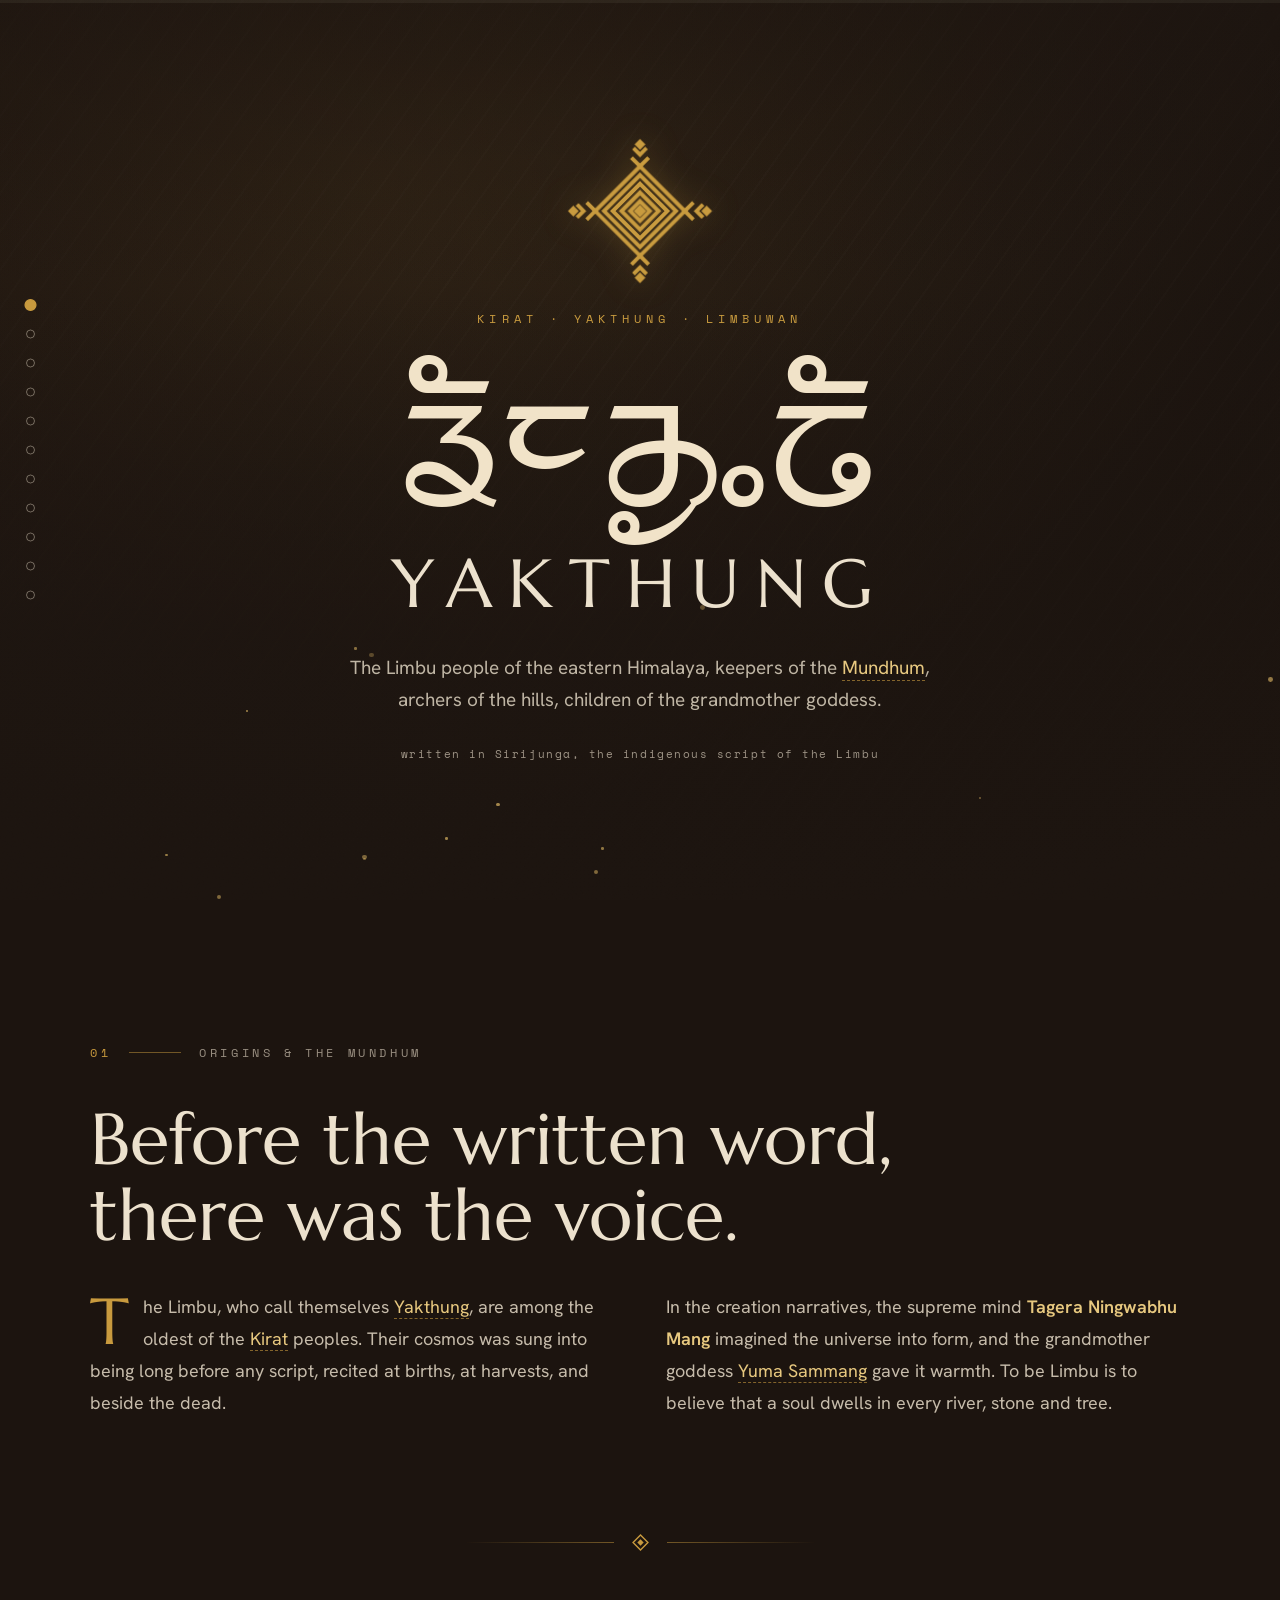
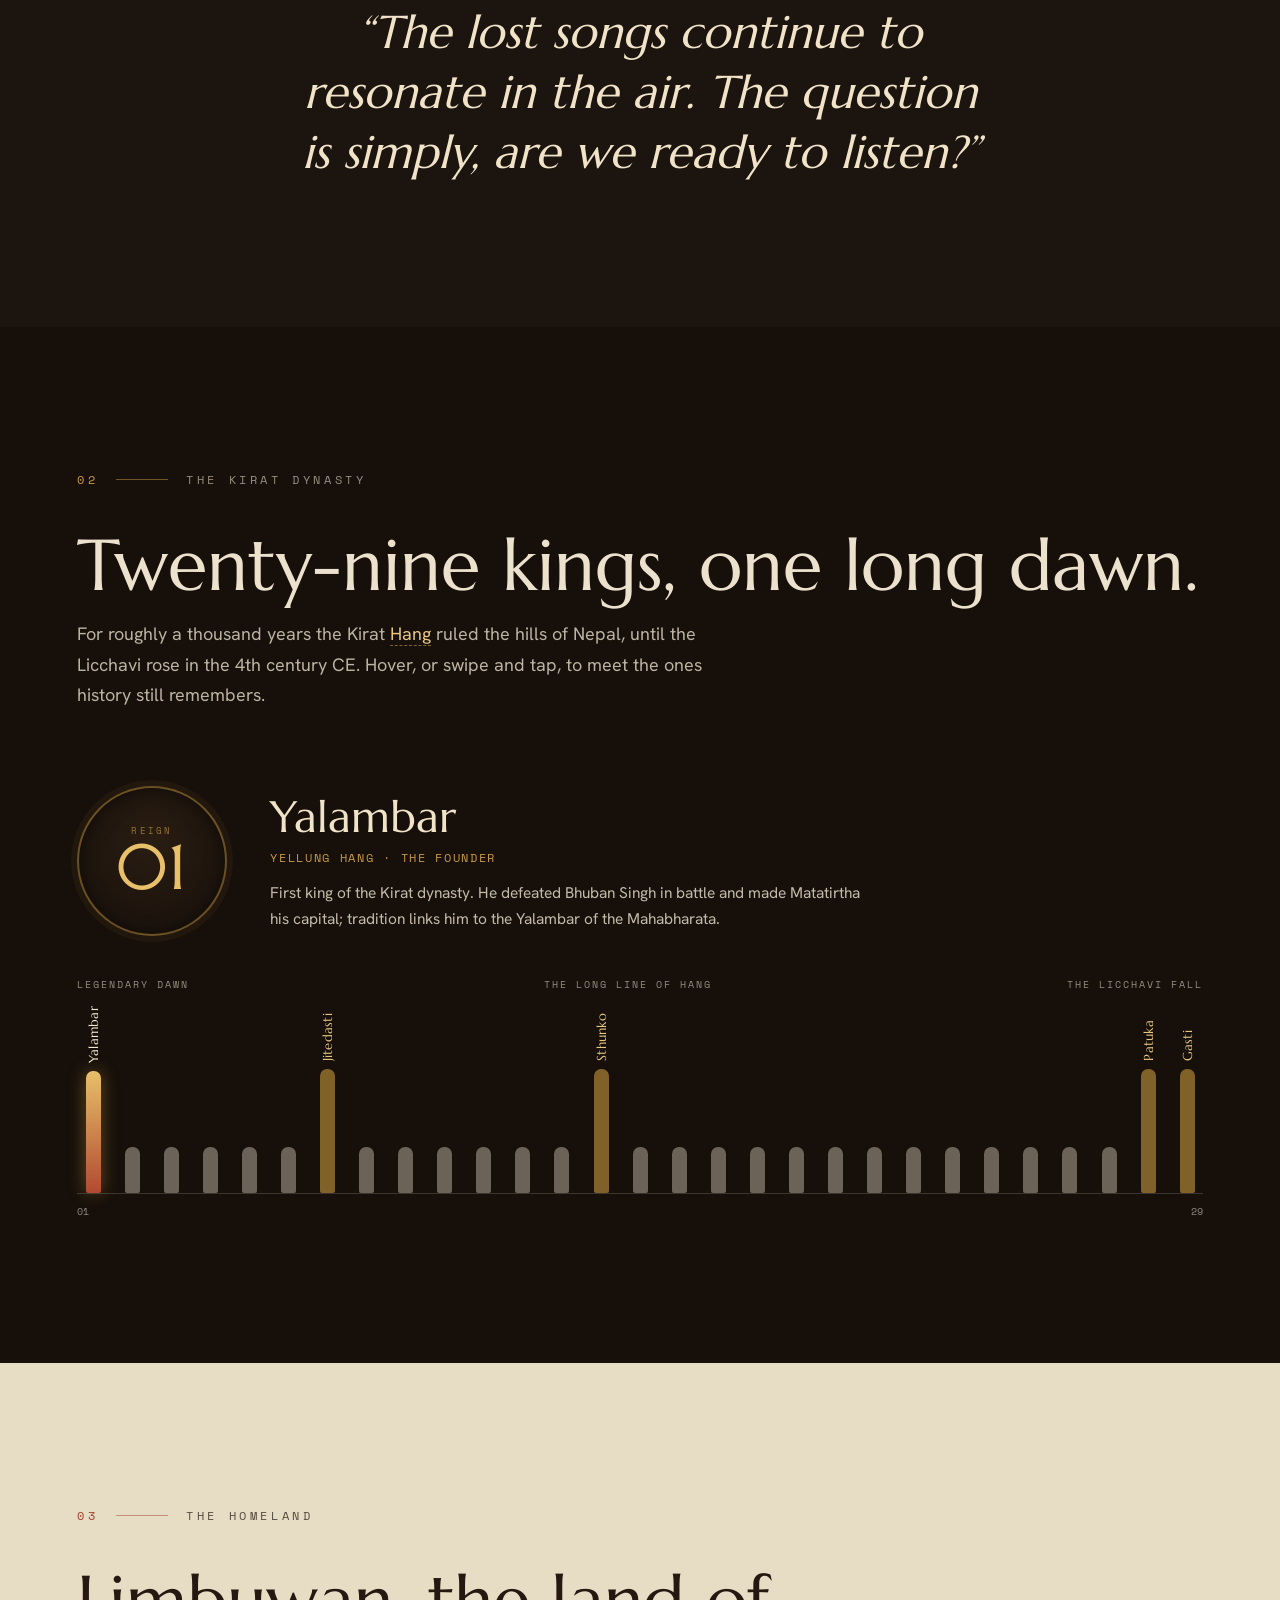
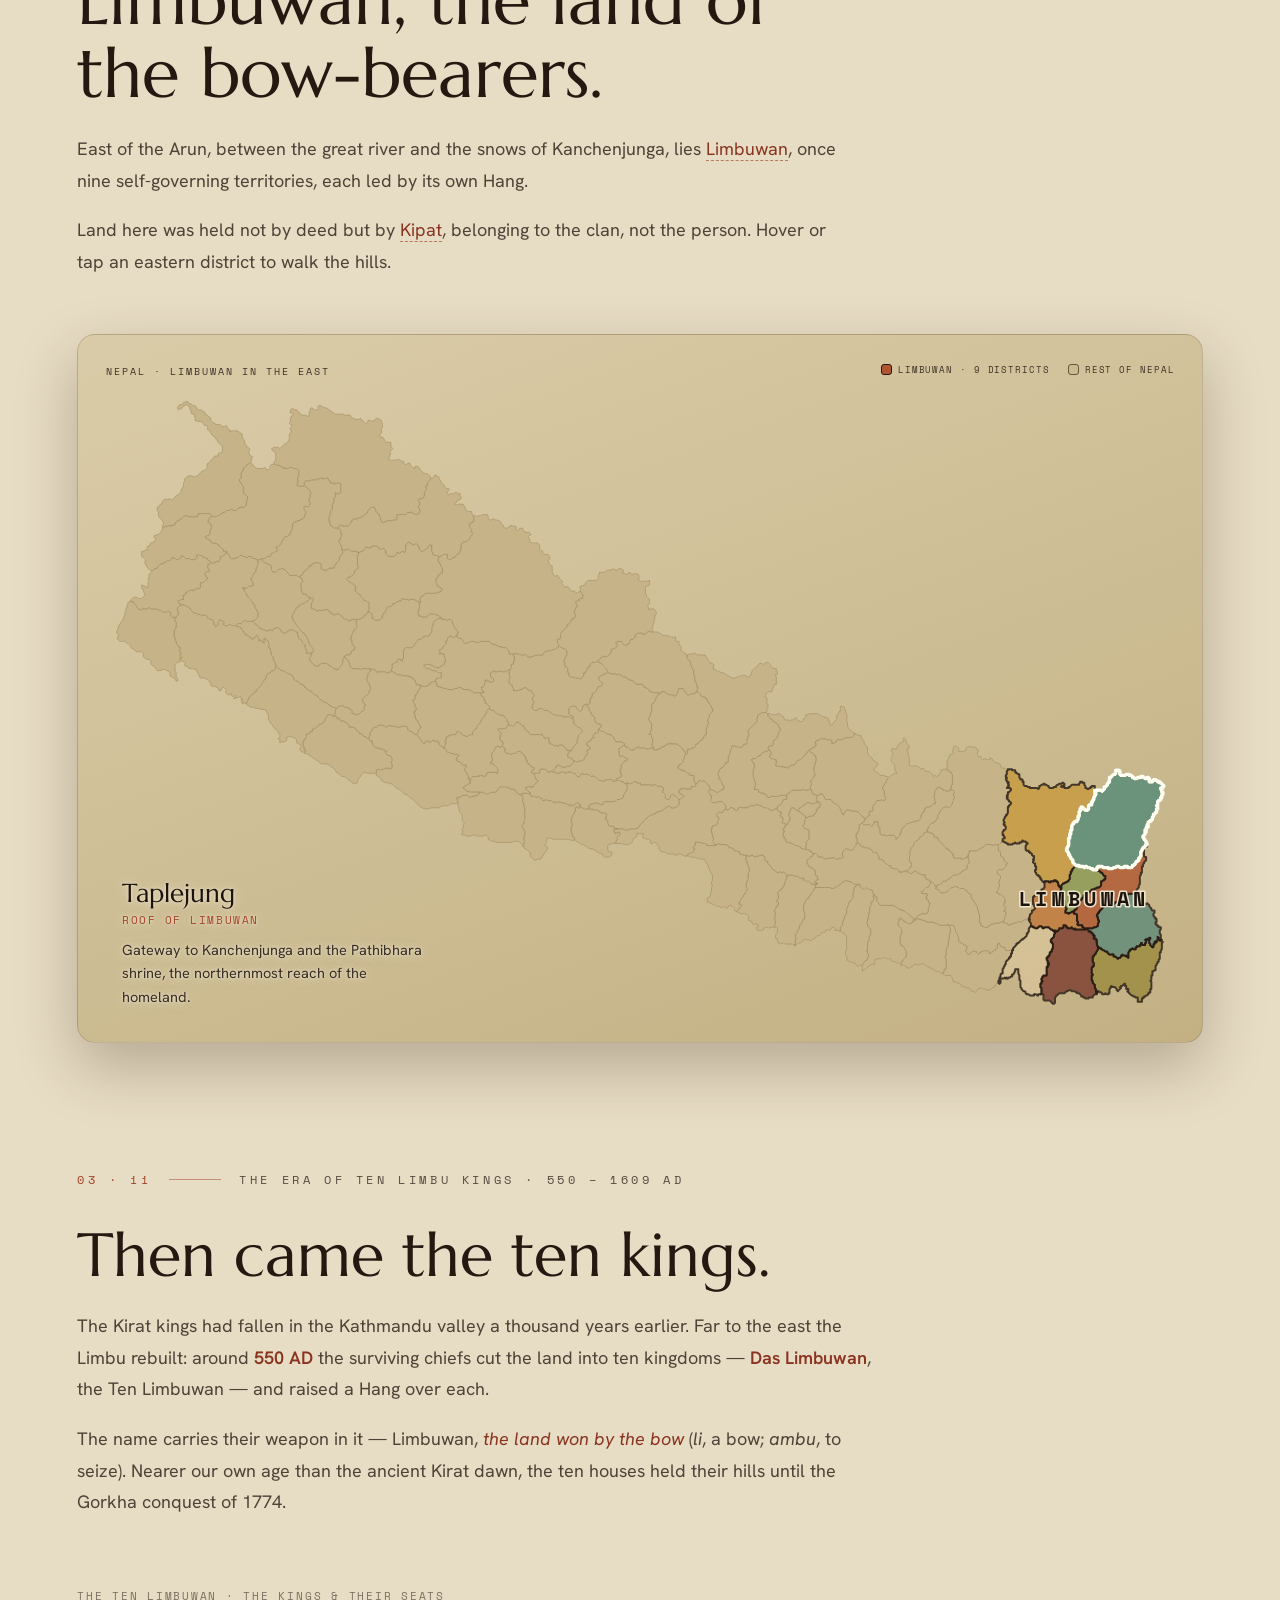
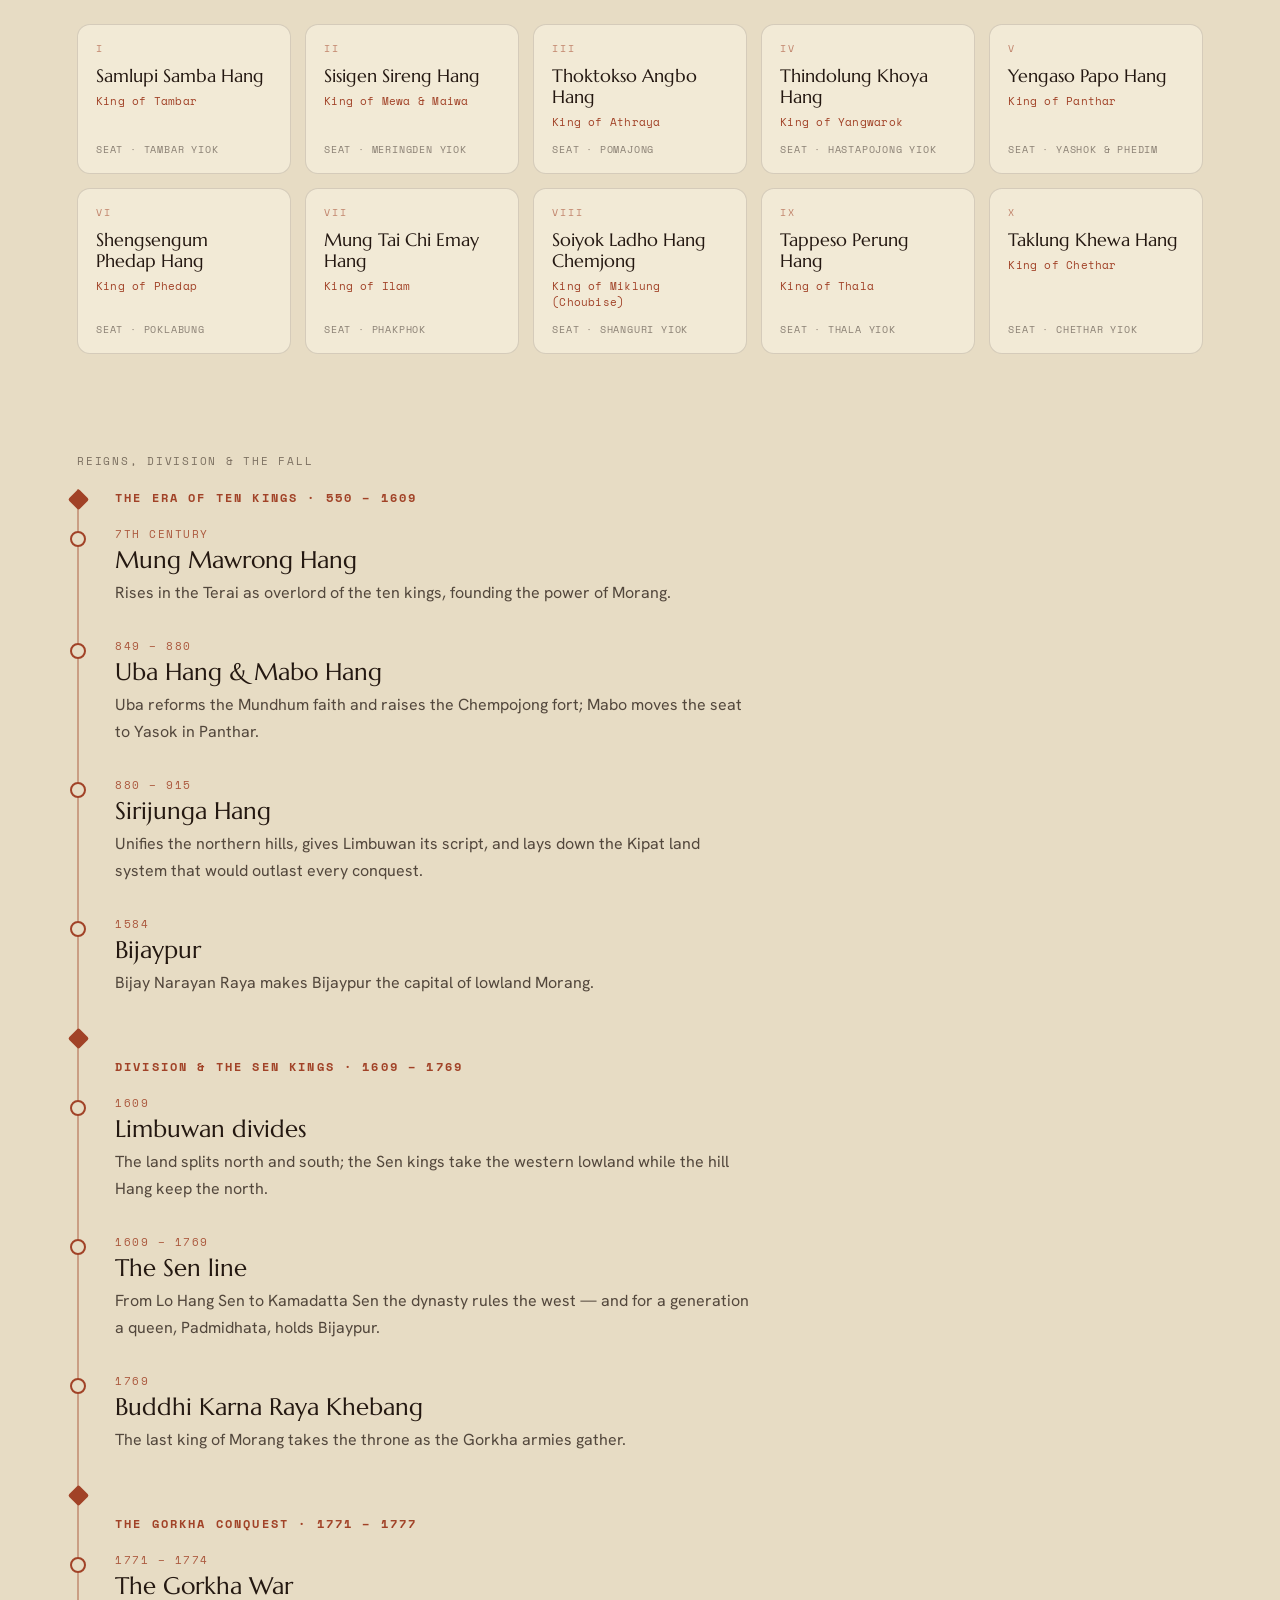
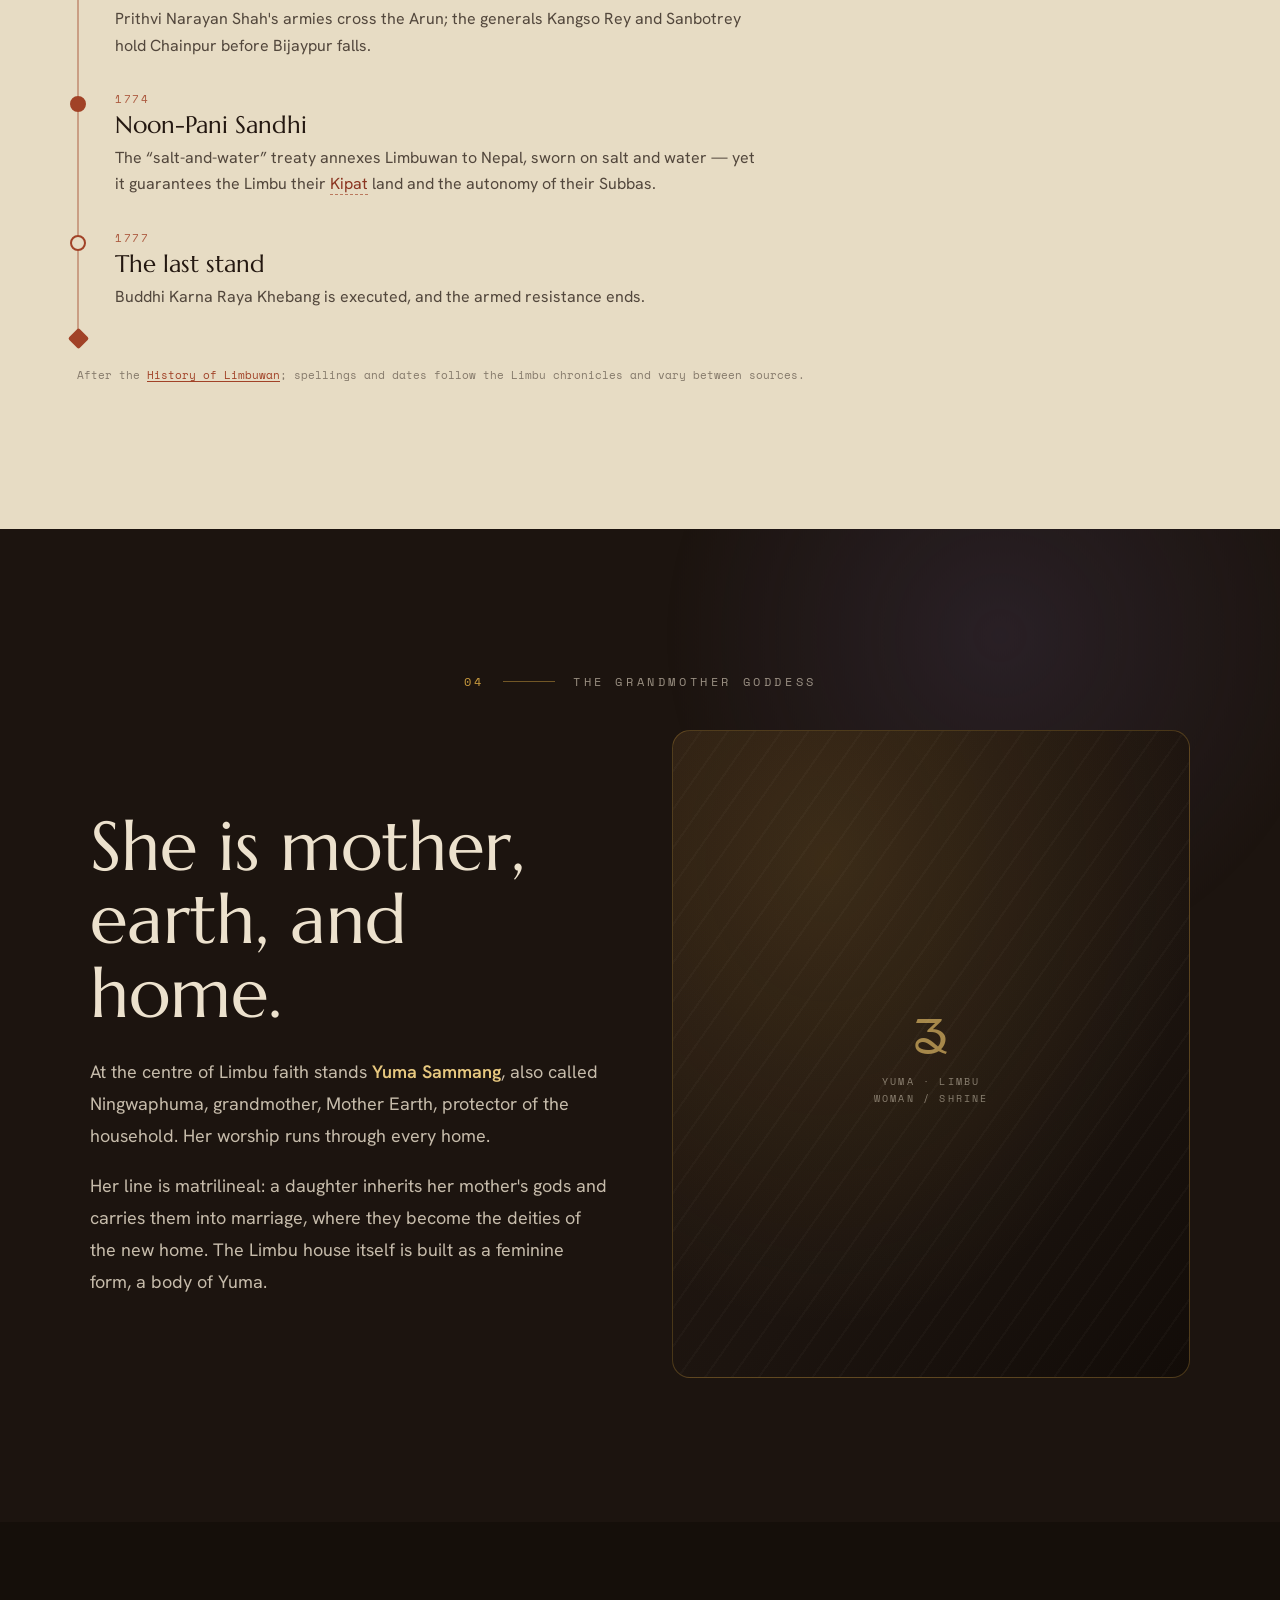
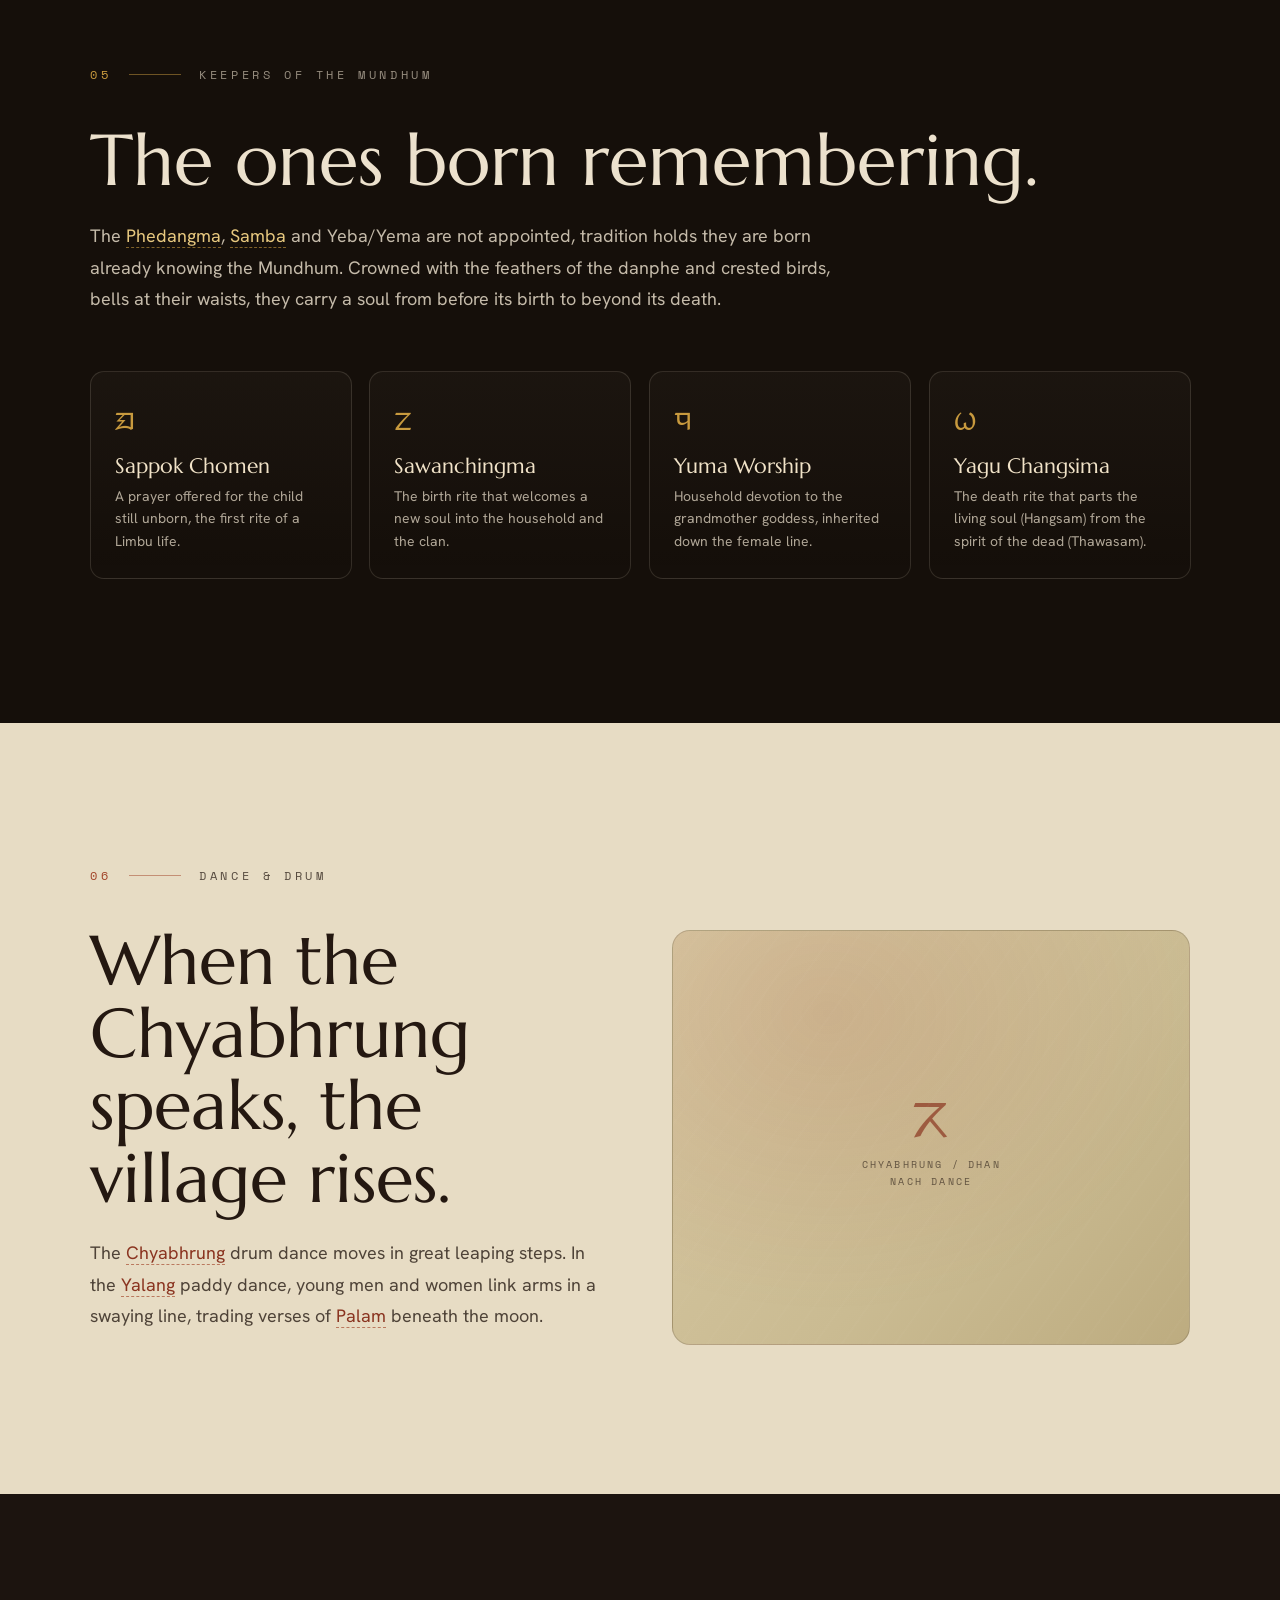
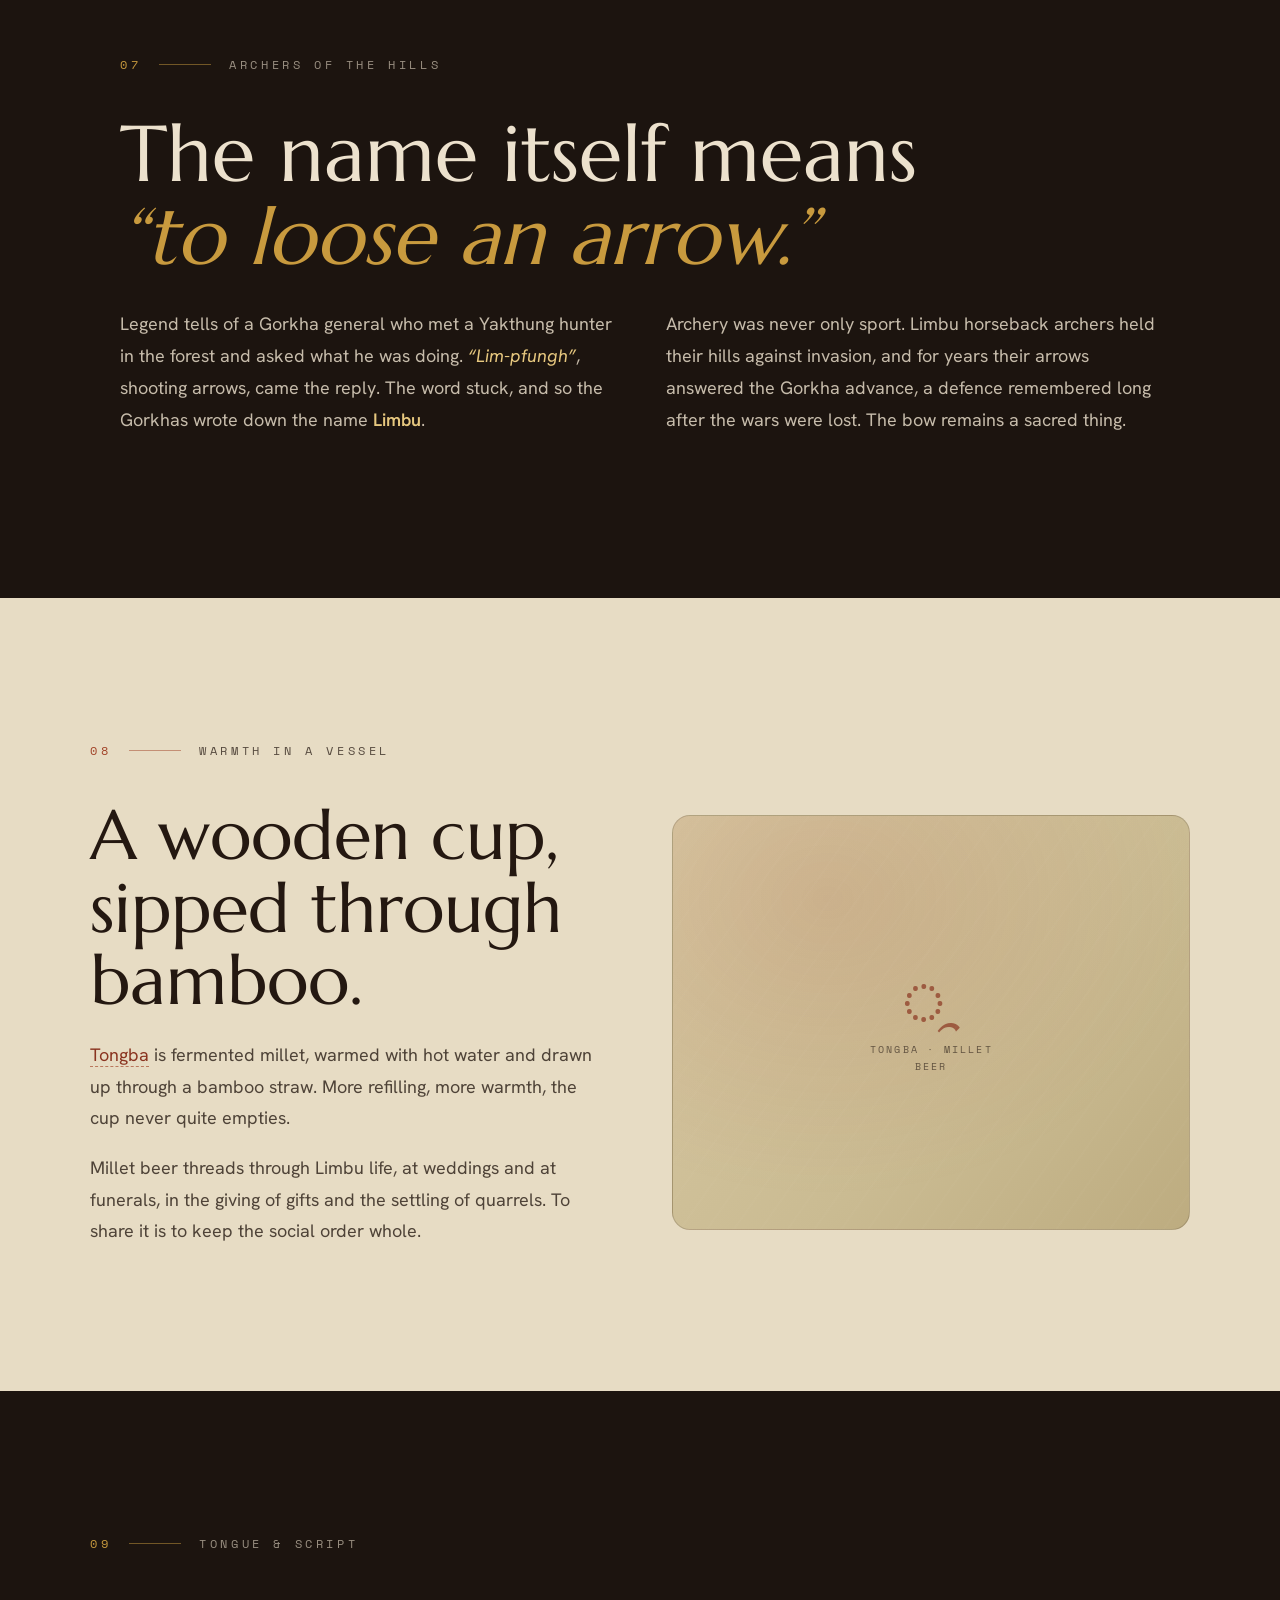
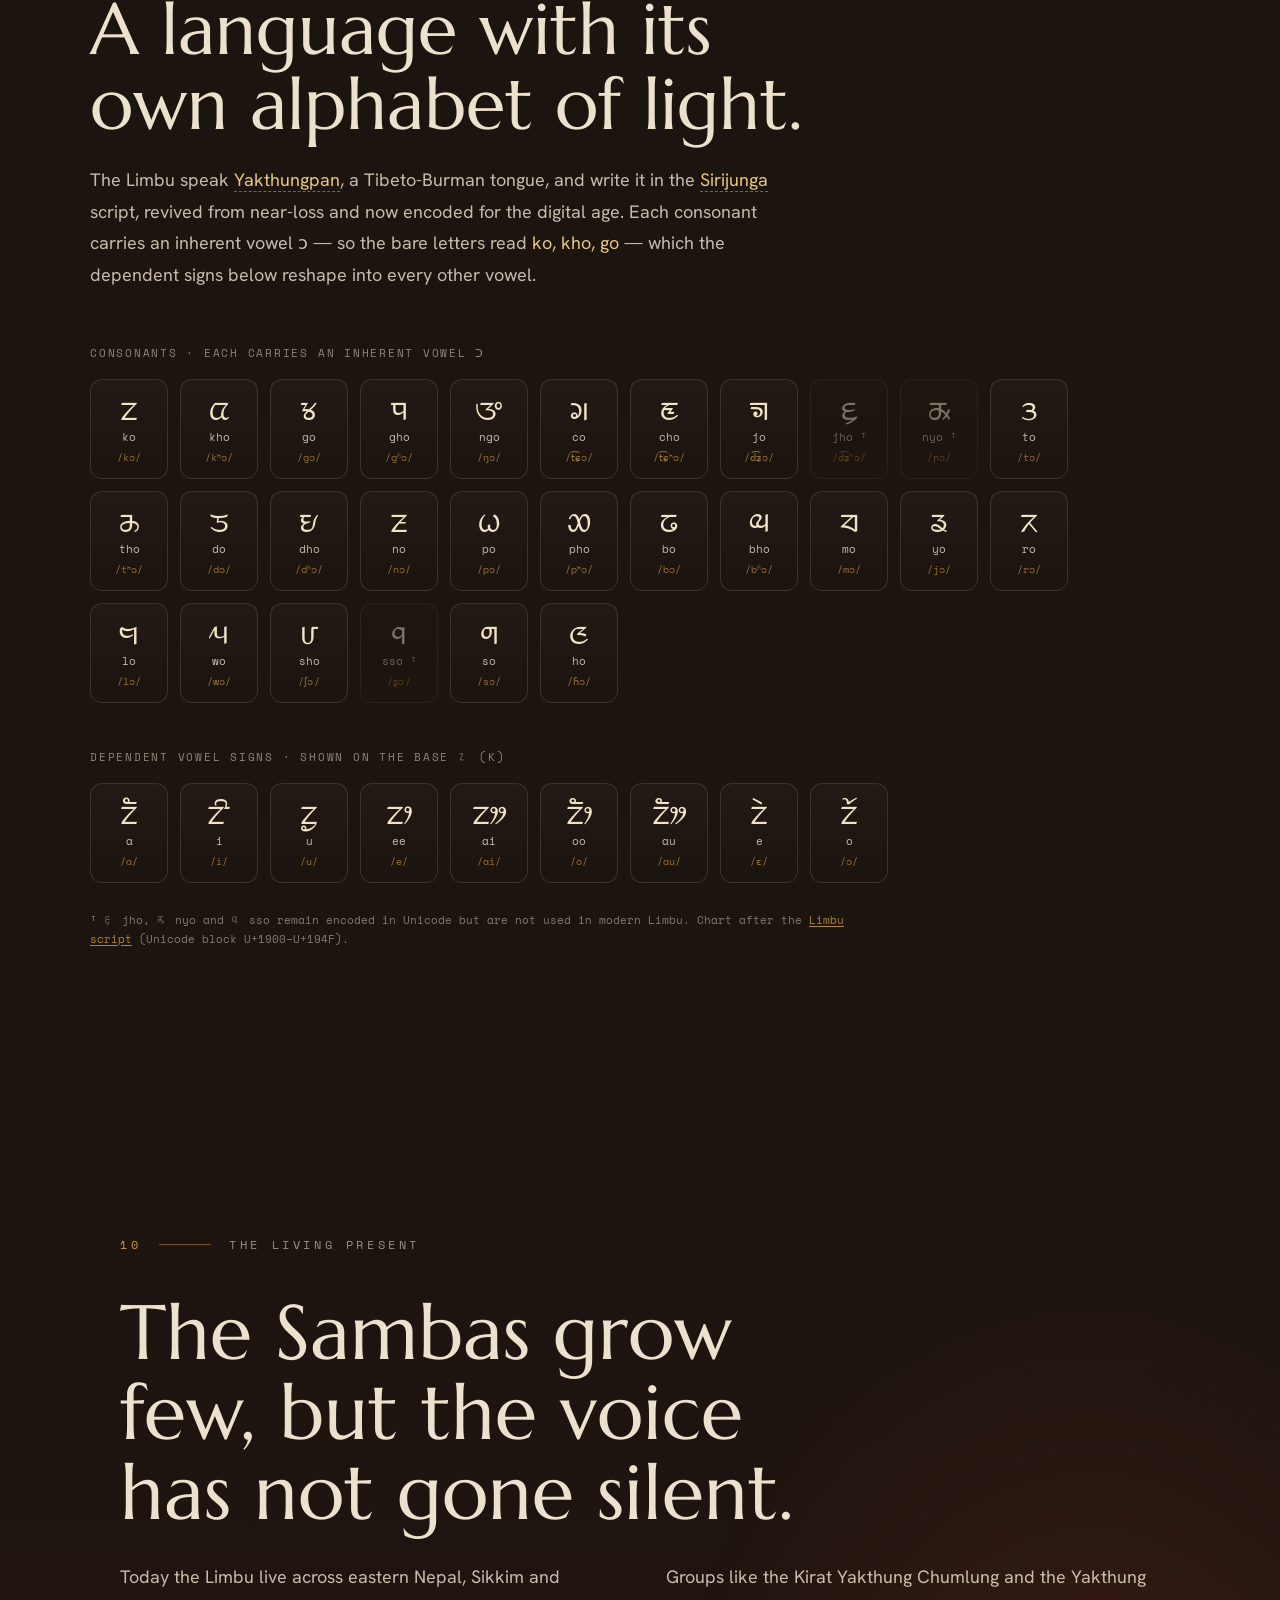
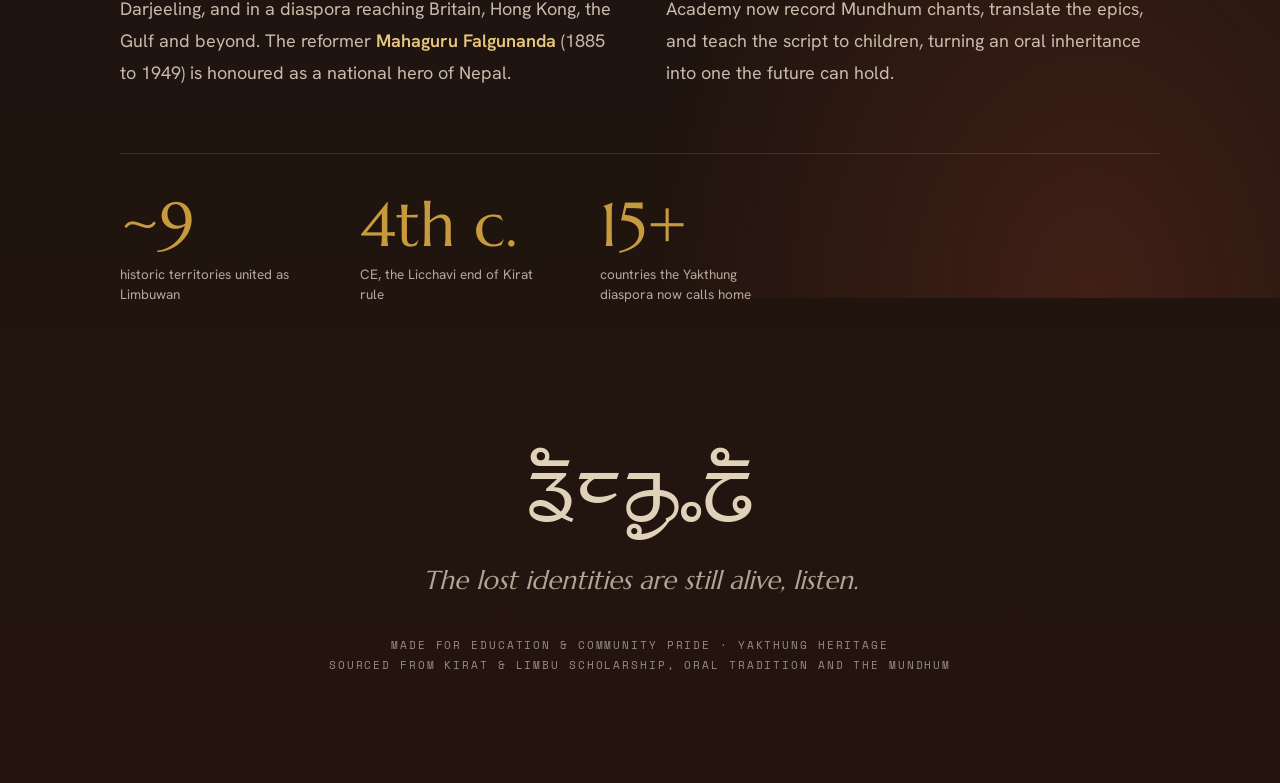
<file: index.html>
<!DOCTYPE html>
<html lang="en">
<head>
<meta charset="utf-8">
<meta name="viewport" content="width=device-width, initial-scale=1, viewport-fit=cover">
<title>Yakthung · Limbu Heritage</title>
<meta name="description" content="The Limbu (Yakthung) people of the eastern Himalaya — keepers of the Mundhum, the Kirat Hang, Limbuwan, Yuma Sammang, the Phedangma, dance, archery, language and living culture.">
<meta name="theme-color" content="#1c140f">
<meta property="og:title" content="Yakthung · Limbu Heritage">
<meta property="og:description" content="An interactive journey through Limbu (Yakthung) history, faith and living culture.">
<meta property="og:type" content="website">
<meta property="og:image" content="images/og-cover.png">
<meta property="og:image:width" content="1200">
<meta property="og:image:height" content="630">
<meta property="og:image:alt" content="YAKTHUNG — Limbu Heritage">
<meta name="twitter:card" content="summary_large_image">
<meta name="twitter:title" content="Yakthung · Limbu Heritage">
<meta name="twitter:description" content="An interactive journey through Limbu (Yakthung) history, faith and living culture.">
<meta name="twitter:image" content="images/og-cover.png">
<link rel="preconnect" href="https://fonts.googleapis.com">
<link rel="preconnect" href="https://fonts.gstatic.com" crossorigin>
<link href="https://fonts.googleapis.com/css2?family=Marcellus&family=Hanken+Grotesk:wght@300;400;500;600;700&family=Space+Mono:wght@400;700&family=Noto+Sans+Limbu&display=swap" rel="stylesheet">
<link rel="stylesheet" href="assets/styles.css">
<link rel="icon" href="data:image/svg+xml,%3Csvg xmlns='http://www.w3.org/2000/svg' viewBox='0 0 32 32'%3E%3Crect width='32' height='32' rx='7' fill='%231c140f'/%3E%3Ccircle cx='16' cy='16' r='8.5' fill='none' stroke='%23c89a3e' stroke-width='2'/%3E%3Ccircle cx='16' cy='16' r='3' fill='%23b14a30'/%3E%3C/svg%3E">
<!-- The section content is hidden (opacity:0) and revealed by assets/main.js.
     If that script is disabled, these fallbacks keep the page from rendering blank. -->
<noscript><style>[data-reveal]{opacity:1!important;transform:none!important;filter:none!important}</style></noscript>
<script>
  /* Failsafe: if main.js is blocked, 404s, or throws before it runs, reveal
     every [data-reveal] so the landing page is never left invisible. Skipped
     when main.js has already booted (it sets window.__limbuReady). */
  (function () {
    window.addEventListener('DOMContentLoaded', function () {
      setTimeout(function () {
        if (window.__limbuReady) return;
        var els = document.querySelectorAll('[data-reveal]');
        for (var i = 0; i < els.length; i++) {
          els[i].style.opacity = '1';
          els[i].style.transform = 'none';
          els[i].style.filter = 'none';
        }
      }, 1800);
    });
  })();
</script>
</head>
<body>
<div data-root style="position:relative;background:#1c140f;color:#ece1cd;overflow-x:hidden">

  <a href="#content" class="skip-link">Skip to content</a>

  <!-- grain -->
  <div data-grain style="position:fixed;inset:0;z-index:90;pointer-events:none;opacity:.05;mix-blend-mode:overlay;background-image:url(&quot;data:image/svg+xml,%3Csvg xmlns='http://www.w3.org/2000/svg' width='160' height='160'%3E%3Cfilter id='n'%3E%3CfeTurbulence type='fractalNoise' baseFrequency='0.8' numOctaves='2' stitchTiles='stitch'/%3E%3C/filter%3E%3Crect width='100%25' height='100%25' filter='url(%23n)'/%3E%3C/svg%3E&quot;)"></div>

  <!-- scroll progress -->
  <div aria-hidden="true" style="position:fixed;top:0;left:0;right:0;height:3px;z-index:120;background:rgba(236,225,205,.06)">
    <div id="scroll-progress" style="height:100%;width:100%;transform:scaleX(0);transform-origin:left;background:linear-gradient(90deg,#b14a30,#c89a3e);"></div>
  </div>

  <!-- mobile chapter caption — current section name (shown under 720px) -->
  <div id="chapter-caption" aria-hidden="true"></div>

  <!-- chapter nav -->
  <nav data-chapnav aria-label="Chapters" style="position:fixed;left:max(18px,2vw);top:50%;transform:translateY(-50%);z-index:115;display:flex;flex-direction:column;gap:14px">
    <button type="button" data-navdot data-target="sec-hero" aria-label="Opening" style="display:flex;align-items:center;gap:12px;cursor:pointer;background:none;border:0;padding:0;font:inherit;color:inherit;text-align:left">
      <span data-navtick style="width:9px;height:9px;border-radius:50%;border:1.5px solid rgba(236,225,205,.42);background:transparent;transition:all .35s;flex:0 0 auto"></span>
      <span data-navlabel style="font-family:'Space Mono',monospace;font-size:10px;letter-spacing:.16em;text-transform:uppercase;color:rgba(236,225,205,.7);opacity:0;transform:translateX(-6px);transition:all .35s;white-space:nowrap">Opening</span>
    </button>
    <button type="button" data-navdot data-target="sec-origins" aria-label="Origins & Mundhum" style="display:flex;align-items:center;gap:12px;cursor:pointer;background:none;border:0;padding:0;font:inherit;color:inherit;text-align:left">
      <span data-navtick style="width:9px;height:9px;border-radius:50%;border:1.5px solid rgba(236,225,205,.42);background:transparent;transition:all .35s;flex:0 0 auto"></span>
      <span data-navlabel style="font-family:'Space Mono',monospace;font-size:10px;letter-spacing:.16em;text-transform:uppercase;color:rgba(236,225,205,.7);opacity:0;transform:translateX(-6px);transition:all .35s;white-space:nowrap">Origins &amp; Mundhum</span>
    </button>
    <button type="button" data-navdot data-target="sec-kings" aria-label="The 29 Hang" style="display:flex;align-items:center;gap:12px;cursor:pointer;background:none;border:0;padding:0;font:inherit;color:inherit;text-align:left">
      <span data-navtick style="width:9px;height:9px;border-radius:50%;border:1.5px solid rgba(236,225,205,.42);background:transparent;transition:all .35s;flex:0 0 auto"></span>
      <span data-navlabel style="font-family:'Space Mono',monospace;font-size:10px;letter-spacing:.16em;text-transform:uppercase;color:rgba(236,225,205,.7);opacity:0;transform:translateX(-6px);transition:all .35s;white-space:nowrap">The 29 Hang</span>
    </button>
    <button type="button" data-navdot data-target="sec-map" aria-label="Limbuwan" style="display:flex;align-items:center;gap:12px;cursor:pointer;background:none;border:0;padding:0;font:inherit;color:inherit;text-align:left">
      <span data-navtick style="width:9px;height:9px;border-radius:50%;border:1.5px solid rgba(236,225,205,.42);background:transparent;transition:all .35s;flex:0 0 auto"></span>
      <span data-navlabel style="font-family:'Space Mono',monospace;font-size:10px;letter-spacing:.16em;text-transform:uppercase;color:rgba(236,225,205,.7);opacity:0;transform:translateX(-6px);transition:all .35s;white-space:nowrap">Limbuwan</span>
    </button>
    <button type="button" data-navdot data-target="sec-yuma" aria-label="Yuma Sammang" style="display:flex;align-items:center;gap:12px;cursor:pointer;background:none;border:0;padding:0;font:inherit;color:inherit;text-align:left">
      <span data-navtick style="width:9px;height:9px;border-radius:50%;border:1.5px solid rgba(236,225,205,.42);background:transparent;transition:all .35s;flex:0 0 auto"></span>
      <span data-navlabel style="font-family:'Space Mono',monospace;font-size:10px;letter-spacing:.16em;text-transform:uppercase;color:rgba(236,225,205,.7);opacity:0;transform:translateX(-6px);transition:all .35s;white-space:nowrap">Yuma Sammang</span>
    </button>
    <button type="button" data-navdot data-target="sec-shaman" aria-label="Phedangma" style="display:flex;align-items:center;gap:12px;cursor:pointer;background:none;border:0;padding:0;font:inherit;color:inherit;text-align:left">
      <span data-navtick style="width:9px;height:9px;border-radius:50%;border:1.5px solid rgba(236,225,205,.42);background:transparent;transition:all .35s;flex:0 0 auto"></span>
      <span data-navlabel style="font-family:'Space Mono',monospace;font-size:10px;letter-spacing:.16em;text-transform:uppercase;color:rgba(236,225,205,.7);opacity:0;transform:translateX(-6px);transition:all .35s;white-space:nowrap">Phedangma</span>
    </button>
    <button type="button" data-navdot data-target="sec-dance" aria-label="Dance & Drum" style="display:flex;align-items:center;gap:12px;cursor:pointer;background:none;border:0;padding:0;font:inherit;color:inherit;text-align:left">
      <span data-navtick style="width:9px;height:9px;border-radius:50%;border:1.5px solid rgba(236,225,205,.42);background:transparent;transition:all .35s;flex:0 0 auto"></span>
      <span data-navlabel style="font-family:'Space Mono',monospace;font-size:10px;letter-spacing:.16em;text-transform:uppercase;color:rgba(236,225,205,.7);opacity:0;transform:translateX(-6px);transition:all .35s;white-space:nowrap">Dance &amp; Drum</span>
    </button>
    <button type="button" data-navdot data-target="sec-archery" aria-label="Archers" style="display:flex;align-items:center;gap:12px;cursor:pointer;background:none;border:0;padding:0;font:inherit;color:inherit;text-align:left">
      <span data-navtick style="width:9px;height:9px;border-radius:50%;border:1.5px solid rgba(236,225,205,.42);background:transparent;transition:all .35s;flex:0 0 auto"></span>
      <span data-navlabel style="font-family:'Space Mono',monospace;font-size:10px;letter-spacing:.16em;text-transform:uppercase;color:rgba(236,225,205,.7);opacity:0;transform:translateX(-6px);transition:all .35s;white-space:nowrap">Archers</span>
    </button>
    <button type="button" data-navdot data-target="sec-tongba" aria-label="Tongba" style="display:flex;align-items:center;gap:12px;cursor:pointer;background:none;border:0;padding:0;font:inherit;color:inherit;text-align:left">
      <span data-navtick style="width:9px;height:9px;border-radius:50%;border:1.5px solid rgba(236,225,205,.42);background:transparent;transition:all .35s;flex:0 0 auto"></span>
      <span data-navlabel style="font-family:'Space Mono',monospace;font-size:10px;letter-spacing:.16em;text-transform:uppercase;color:rgba(236,225,205,.7);opacity:0;transform:translateX(-6px);transition:all .35s;white-space:nowrap">Tongba</span>
    </button>
    <button type="button" data-navdot data-target="sec-language" aria-label="Language & Script" style="display:flex;align-items:center;gap:12px;cursor:pointer;background:none;border:0;padding:0;font:inherit;color:inherit;text-align:left">
      <span data-navtick style="width:9px;height:9px;border-radius:50%;border:1.5px solid rgba(236,225,205,.42);background:transparent;transition:all .35s;flex:0 0 auto"></span>
      <span data-navlabel style="font-family:'Space Mono',monospace;font-size:10px;letter-spacing:.16em;text-transform:uppercase;color:rgba(236,225,205,.7);opacity:0;transform:translateX(-6px);transition:all .35s;white-space:nowrap">Language &amp; Script</span>
    </button>
    <button type="button" data-navdot data-target="sec-today" aria-label="Today" style="display:flex;align-items:center;gap:12px;cursor:pointer;background:none;border:0;padding:0;font:inherit;color:inherit;text-align:left">
      <span data-navtick style="width:9px;height:9px;border-radius:50%;border:1.5px solid rgba(236,225,205,.42);background:transparent;transition:all .35s;flex:0 0 auto"></span>
      <span data-navlabel style="font-family:'Space Mono',monospace;font-size:10px;letter-spacing:.16em;text-transform:uppercase;color:rgba(236,225,205,.7);opacity:0;transform:translateX(-6px);transition:all .35s;white-space:nowrap">Today</span>
    </button>
  </nav>

  <!-- glossary tooltip -->
  <div id="glossary-tip" role="status" aria-live="polite" style="position:fixed;z-index:200;max-width:290px;pointer-events:none;opacity:0;visibility:hidden;transform:translateY(6px);transition:opacity .16s ease,transform .16s ease;background:#120c08;border:1px solid rgba(200,154,62,.4);border-radius:11px;padding:13px 16px;box-shadow:0 20px 54px rgba(0,0,0,.6)">
    <div data-tip-term style="font-family:'Marcellus',serif;font-size:17px;color:#e8c069;margin-bottom:4px"></div>
    <div data-tip-def style="font-size:12.5px;line-height:1.55;color:rgba(236,225,205,.82)"></div>
  </div>

  <main id="content">

  <!-- ============ HERO ============ -->
  <section id="sec-hero" data-chapter data-screen-label="Hero" style="position:relative;min-height:100vh;min-height:100svh;display:flex;align-items:center;justify-content:center;overflow:hidden">
    <div style="position:absolute;inset:0;z-index:0">
      <!-- Hero backdrop (dark). Drop an <img src="images/hero.jpg" alt="…"> inside
           this figure to use a photograph instead. -->
      <figure class="img-slot" data-img-slot="hero" aria-hidden="true" style="position:absolute;inset:0;width:100%;height:100%"></figure>
      <div style="position:absolute;inset:0;background:radial-gradient(120% 92% at 50% 16%,rgba(28,20,15,.28),rgba(28,20,15,.8) 60%,#1c140f 93%)"></div>
      <div style="position:absolute;inset:0;background:linear-gradient(180deg,rgba(28,20,15,.55) 0%,rgba(28,20,15,0) 32%,rgba(28,20,15,.92) 100%)"></div>
    </div>
    <div data-dust style="position:absolute;inset:0;z-index:1;pointer-events:none"></div>
    <div data-herofade style="position:relative;z-index:2;text-align:center;padding:0 26px;max-width:1040px">
      <div data-logo-mark style="display:flex;justify-content:center;margin-bottom:26px;cursor:pointer" title="Silam Sakma — click to replay">
        <svg id="silam-sakma" viewBox="0 0 600 600" fill="none" stroke="currentColor" stroke-width="16"
             stroke-linecap="square" stroke-linejoin="miter" role="img"
             aria-label="Silam Sakma, the Limbu emblem"
             style="width:clamp(88px,13vw,146px);height:clamp(88px,13vw,146px);color:#c89a3e;overflow:visible;filter:drop-shadow(0 0 16px rgba(200,154,62,.32))">
          <path data-role="ring" data-i="0" d="M300,260 L340,300 L300,340 L260,300 Z"/>
          <path data-role="ring" data-i="1" d="M300,224 L376,300 L300,376 L224,300 Z"/>
          <path data-role="ring" data-i="2" d="M300,188 L412,300 L300,412 L188,300 Z"/>
          <path data-role="ring" data-i="3" d="M300,152 L448,300 L300,448 L152,300 Z"/>
          <path data-role="ring" data-i="4" d="M300,116 L484,300 L300,484 L116,300 Z"/>
          <path data-role="cdot" d="M300,285 L315,300 L300,315 L285,300 Z" fill="currentColor"/>
          <g data-orn data-dir="T">
            <path data-role="spike" d="M300,116 L329.7,86.3"/>
            <path data-role="spike" d="M300,116 L270.3,86.3"/>
            <path data-role="chev" d="M321.2,46.8 L300,68 L278.8,46.8"/>
            <path data-role="odot" d="M300,15 L311,26 L300,37 L289,26 Z" fill="currentColor"/>
          </g>
          <g data-orn data-dir="R">
            <path data-role="spike" d="M484,300 L513.7,329.7"/>
            <path data-role="spike" d="M484,300 L513.7,270.3"/>
            <path data-role="chev" d="M553.2,321.2 L532,300 L553.2,278.8"/>
            <path data-role="odot" d="M574,289 L585,300 L574,311 L563,300 Z" fill="currentColor"/>
          </g>
          <g data-orn data-dir="B">
            <path data-role="spike" d="M300,484 L270.3,513.7"/>
            <path data-role="spike" d="M300,484 L329.7,513.7"/>
            <path data-role="chev" d="M278.8,553.2 L300,532 L321.2,553.2"/>
            <path data-role="odot" d="M300,563 L311,574 L300,585 L289,574 Z" fill="currentColor"/>
          </g>
          <g data-orn data-dir="L">
            <path data-role="spike" d="M116,300 L86.3,270.3"/>
            <path data-role="spike" d="M116,300 L86.3,329.7"/>
            <path data-role="chev" d="M46.8,278.8 L68,300 L46.8,321.2"/>
            <path data-role="odot" d="M26,289 L37,300 L26,311 L15,300 Z" fill="currentColor"/>
          </g>
        </svg>
      </div>
      <div data-reveal style="opacity:0;transform:translateY(20px);transition:all 1s cubic-bezier(.16,.85,.3,1);font-family:'Space Mono',monospace;font-size:12px;letter-spacing:.42em;text-transform:uppercase;color:#c89a3e;margin-bottom:30px">Kirat · Yakthung · Limbuwan</div>
      <div class="limbu" lang="lif" style="font-family:'Noto Sans Limbu',serif;font-size:clamp(64px,13.5vw,184px);line-height:.96;color:#f1e3c8;animation:scriptIn 1.9s cubic-bezier(.16,.85,.3,1) both,scriptGlow 7s ease-in-out 2s infinite">ᤕᤠᤰᤌᤢᤱᤒᤠ</div>
      <h1 class="reveal" data-reveal data-reveal-delay="260" style="font-family:'Marcellus',serif;font-weight:400;font-size:clamp(30px,5.4vw,68px);letter-spacing:.24em;margin:18px 0 0;color:#ece1cd">YAKTHUNG</h1>
      <p class="reveal" data-reveal data-reveal-delay="420" style="max-width:620px;margin:26px auto 0;font-size:clamp(15px,1.7vw,19px);line-height:1.7;color:rgba(236,225,205,.78);text-wrap:pretty">The Limbu people of the eastern Himalaya, keepers of the <span data-term="Mundhum" data-def="The vast oral scripture of the Limbu. Its name means “the power of great strength.” It holds creation, genealogy, ritual and law, carried entirely by voice." role="button" tabindex="0" style="border-bottom:1px dashed rgba(200,154,62,.6);cursor:help;color:#e7c87f">Mundhum</span>, archers of the hills, children of the grandmother goddess.</p>
      <div class="reveal-fade" data-reveal data-reveal-delay="560" style="font-family:'Space Mono',monospace;font-size:11px;letter-spacing:.14em;color:rgba(236,225,205,.62);margin-top:30px">written in Sirijunga, the indigenous script of the Limbu</div>
    </div>
  </section>

  <!-- ============ 01 ORIGINS & MUNDHUM ============ -->
  <section id="sec-origins" data-chapter data-screen-label="Origins" style="position:relative;padding:clamp(110px,16vh,200px) clamp(26px,7vw,150px)">
    <div style="max-width:1140px;margin:0 auto">
      <div class="reveal section-tag" data-reveal>
        <span class="section-tag__num">01</span>
        <span class="section-tag__rule"></span>
        <span class="section-tag__label">Origins &amp; the Mundhum</span>
      </div>
      <h2 class="reveal" data-reveal data-reveal-delay="120" style="font-family:'Marcellus',serif;font-weight:400;font-size:clamp(34px,5.6vw,76px);line-height:1.06;margin:0 0 38px;max-width:16ch;text-wrap:balance">Before the written word, there was the voice.</h2>
      <div style="display:grid;grid-template-columns:repeat(auto-fit,minmax(290px,1fr));gap:clamp(28px,4vw,60px);align-items:start">
        <p data-reveal data-reveal-delay="200" class="dropcap" style="opacity:0;transform:translateY(26px);transition:all 1.05s cubic-bezier(.16,.85,.3,1);font-size:clamp(15px,1.6vw,18px);line-height:1.78;color:rgba(236,225,205,.82);margin:0;text-wrap:pretty">The Limbu, who call themselves <span data-term="Yakthung" data-def="The Limbu endonym. In their own language it reads as “heroes of the hills”, yak (hills) and thung (mighty ones)." role="button" tabindex="0" style="border-bottom:1px dashed rgba(200,154,62,.6);cursor:help;color:#e7c87f">Yakthung</span>, are among the oldest of the <span data-term="Kirat" data-def="An ancient Himalayan civilisation and ethnic identity. The Limbu, along with the Rai and others, descend from the Kirati peoples who once ruled the central hills of Nepal." role="button" tabindex="0" style="border-bottom:1px dashed rgba(200,154,62,.6);cursor:help;color:#e7c87f">Kirat</span> peoples. Their cosmos was sung into being long before any script, recited at births, at harvests, and beside the dead.</p>
        <p data-reveal data-reveal-delay="300" style="opacity:0;transform:translateY(26px);transition:all 1.05s cubic-bezier(.16,.85,.3,1);font-size:clamp(15px,1.6vw,18px);line-height:1.78;color:rgba(236,225,205,.82);margin:0;text-wrap:pretty">In the creation narratives, the supreme mind <strong style="color:#e7c87f;font-weight:600">Tagera Ningwabhu Mang</strong> imagined the universe into form, and the grandmother goddess <span data-term="Yuma Sammang" data-def="“Mother Earth” or “Grandmother”, the central deity of the Limbu, source of fertility, protection and the household itself." role="button" tabindex="0" style="border-bottom:1px dashed rgba(200,154,62,.6);cursor:help;color:#e7c87f">Yuma Sammang</span> gave it warmth. To be Limbu is to believe that a soul dwells in every river, stone and tree.</p>
      </div>
      <figure data-reveal data-reveal-delay="200" style="opacity:0;transform:translateY(30px);transition:all 1.1s cubic-bezier(.16,.85,.3,1);margin:clamp(64px,9vw,120px) auto 0;max-width:880px;text-align:center">
        <div aria-hidden="true" style="display:flex;align-items:center;justify-content:center;gap:18px;margin-bottom:clamp(34px,5vw,52px)">
          <span style="flex:0 1 clamp(40px,14vw,150px);height:1px;background:linear-gradient(90deg,transparent,rgba(200,154,62,.5))"></span>
          <svg width="17" height="17" viewBox="0 0 16 16" fill="none" stroke="#c89a3e" stroke-width="1.3" stroke-linejoin="miter"><path d="M8,1 L15,8 L8,15 L1,8 Z"/><path d="M8,5 L11,8 L8,11 L5,8 Z" fill="#c89a3e" stroke="none"/></svg>
          <span style="flex:0 1 clamp(40px,14vw,150px);height:1px;background:linear-gradient(90deg,rgba(200,154,62,.5),transparent)"></span>
        </div>
        <blockquote style="margin:0">
          <p style="font-family:'Marcellus',serif;font-size:clamp(25px,3.6vw,46px);line-height:1.3;color:#f1e3c8;margin:0;font-style:italic;text-wrap:balance">“The lost songs continue to resonate in the air. The question is simply, are we ready to listen?”</p>
        </blockquote>
      </figure>
    </div>
  </section>

  <!-- ============ 02 THE 29 HANG (kings timeline) ============ -->
  <section id="sec-kings" data-chapter data-screen-label="The 29 Hang" style="position:relative;padding:clamp(110px,16vh,190px) clamp(26px,6vw,110px);background:#160f0a">
    <div style="max-width:1240px;margin:0 auto">
      <div class="reveal section-tag" data-reveal>
        <span class="section-tag__num">02</span>
        <span class="section-tag__rule"></span>
        <span class="section-tag__label">The Kirat dynasty</span>
      </div>
      <h2 class="reveal" data-reveal data-reveal-delay="120" style="font-family:'Marcellus',serif;font-weight:400;font-size:clamp(34px,5.6vw,76px);line-height:1.05;margin:0 0 16px">Twenty-nine kings, one long dawn.</h2>
      <p class="reveal" data-reveal data-reveal-delay="200" style="max-width:680px;font-size:clamp(15px,1.6vw,18px);line-height:1.7;color:rgba(236,225,205,.78);margin:0 0 52px">For roughly a thousand years the Kirat <span data-term="Hang" data-def="“King” in the Limbu language. Each Hang ruled a clan-based hill polity within the wider Kirat realm." role="button" tabindex="0" style="border-bottom:1px dashed rgba(200,154,62,.6);cursor:help;color:#e7c87f">Hang</span> ruled the hills of Nepal, until the Licchavi rose in the 4th century CE. Hover, or swipe and tap, to meet the ones history still remembers.</p>

      <!-- detail card -->
      <div id="king-detail" style="display:flex;gap:clamp(22px,3.4vw,46px);align-items:center;flex-wrap:wrap;min-height:196px;margin:0 0 18px;padding:clamp(8px,1.4vw,16px) 0">
        <div style="flex:0 0 auto;width:clamp(110px,12vw,150px);height:clamp(110px,12vw,150px);border-radius:50%;display:flex;flex-direction:column;align-items:center;justify-content:center;background:radial-gradient(circle at 50% 36%,#2a1d12,#160f0a);border:2px solid rgba(200,154,62,.45);box-shadow:0 0 0 6px rgba(200,154,62,.06),inset 0 2px 18px rgba(0,0,0,.5)">
          <div style="font-family:'Space Mono',monospace;font-size:9px;letter-spacing:.24em;color:rgba(200,154,62,.7);margin-bottom:2px">REIGN</div>
          <div data-kd-num style="font-family:'Marcellus',serif;font-size:clamp(44px,5vw,66px);line-height:.9;color:#e8c069">01</div>
        </div>
        <div style="flex:1;min-width:0;max-width:600px">
          <div data-kd-name style="font-family:'Marcellus',serif;font-size:clamp(28px,3.6vw,44px);color:#f1e3c8;margin-bottom:5px">Yalambar</div>
          <div data-kd-title style="font-family:'Space Mono',monospace;font-size:12px;letter-spacing:.14em;text-transform:uppercase;color:#c89a3e;margin-bottom:14px">Yelung Hang · The Founder</div>
          <div data-kd-desc style="font-size:15.5px;line-height:1.72;color:rgba(236,225,205,.82);text-wrap:pretty">First king of the Kirat dynasty. Tradition identifies him with the Yalambar of the Mahabharata, said to have marched to the field of Kurukshetra.</div>
        </div>
      </div>

      <!-- era timeline -->
      <div class="reveal-fade" data-reveal data-reveal-delay="160">
        <div style="display:flex;justify-content:space-between;font-family:'Space Mono',monospace;font-size:10px;letter-spacing:.2em;text-transform:uppercase;color:rgba(236,225,205,.6);margin-bottom:14px">
          <span>Legendary dawn</span><span style="text-align:center">The long line of Hang</span><span style="text-align:right">The Licchavi fall</span>
        </div>
        <div data-kings-rail role="group" aria-label="The twenty-nine Kirat Hang" style="display:flex;align-items:flex-end;gap:clamp(2px,.55vw,7px);height:188px;padding-bottom:0;border-bottom:1px solid rgba(236,225,205,.18)">
          <!-- bars injected by assets/main.js -->
        </div>
        <div style="display:flex;justify-content:space-between;font-family:'Space Mono',monospace;font-size:10px;color:rgba(236,225,205,.58);margin-top:10px">
          <span>01</span><span>29</span>
        </div>
      </div>
    </div>
  </section>

  <!-- ============ 03 LIMBUWAN MAP (cream) ============ -->
  <section id="sec-map" data-chapter data-screen-label="Limbuwan" style="position:relative;padding:clamp(110px,16vh,190px) clamp(26px,6vw,110px);background:#e7dcc4;color:#241811">
    <div style="max-width:1240px;margin:0 auto">
      <div class="reveal section-tag section-tag--cream" data-reveal>
        <span class="section-tag__num">03</span>
        <span class="section-tag__rule"></span>
        <span class="section-tag__label">The homeland</span>
      </div>
      <div style="max-width:760px;margin:0 0 clamp(34px,5vw,56px)">
        <h2 class="reveal" data-reveal data-reveal-delay="120" style="font-family:'Marcellus',serif;font-weight:400;font-size:clamp(34px,5.4vw,72px);line-height:1.05;margin:0 0 24px">Limbuwan, the land of the bow-bearers.</h2>
        <p class="reveal" data-reveal data-reveal-delay="200" style="font-size:clamp(15px,1.6vw,18px);line-height:1.76;color:rgba(36,24,17,.78);text-wrap:pretty;margin:0 0 18px">East of the Arun, between the great river and the snows of Kanchenjunga, lies <span data-term="Limbuwan" data-def="“The land of the Limbu.” The historic homeland of nine self-governing Limbu territories across what is now eastern Nepal, Sikkim and beyond." role="button" tabindex="0" style="border-bottom:1px dashed rgba(161,66,39,.65);cursor:help;color:#8a3420">Limbuwan</span>, once nine self-governing territories, each led by its own Hang.</p>
        <p class="reveal" data-reveal data-reveal-delay="280" style="font-size:clamp(15px,1.6vw,18px);line-height:1.76;color:rgba(36,24,17,.78);text-wrap:pretty;margin:0">Land here was held not by deed but by <span data-term="Kipat" data-def="A communal land-tenure system unique to the Kirat. Land belonged to the clan and the community, not the individual, a cornerstone of Limbu self-rule." role="button" tabindex="0" style="border-bottom:1px dashed rgba(161,66,39,.65);cursor:help;color:#8a3420">Kipat</span>, belonging to the clan, not the person. Hover or tap an eastern district to walk the hills.</p>
      </div>
      <div class="reveal" data-reveal data-reveal-delay="160" style="position:relative">
        <div style="position:relative;width:100%;border-radius:18px;background:linear-gradient(160deg,#dacca8,#c3b184);box-shadow:0 24px 60px rgba(60,40,22,.28);border:1px solid rgba(36,24,17,.14);padding:clamp(18px,2.4vw,28px)">
          <div style="display:flex;justify-content:space-between;align-items:baseline;margin-bottom:12px;flex-wrap:wrap;gap:10px">
            <div style="font-family:'Space Mono',monospace;font-size:10px;letter-spacing:.2em;text-transform:uppercase;color:rgba(36,24,17,.85)">Nepal · Limbuwan in the east</div>
            <div style="display:flex;gap:18px;font-family:'Space Mono',monospace;font-size:9px;letter-spacing:.1em;text-transform:uppercase;color:rgba(36,24,17,.85)">
              <span style="display:flex;align-items:center;gap:6px"><span style="width:11px;height:11px;border-radius:3px;background:#b0562f;border:1px solid #241811"></span>Limbuwan · 9 districts</span>
              <span style="display:flex;align-items:center;gap:6px"><span style="width:11px;height:11px;border-radius:3px;background:#cabb92;border:1px solid #6b5337"></span>rest of Nepal</span>
            </div>
          </div>
          <svg viewBox="0 0 1020 595" width="100%" style="display:block;overflow:visible" role="img" aria-label="Map of Nepal with the nine eastern districts of Limbuwan highlighted">
            <g stroke="#9c875c" stroke-width="0.5" stroke-linejoin="round"><path d="M856,430 857,430 858,431 860,432 861,433 863,433 864,433 866,433 867,432 869,432 871,432 872,431 874,431 875,430 876,430 878,430 879,431 879,433 878,434 878,435 878,437 879,439 881,439 882,441 883,441 884,443 885,444 886,445 885,447 886,448 885,450 886,451 887,452 887,454 888,455 888,457 887,458 887,459 888,461 889,462 890,463 892,464 892,466 893,467 894,468 896,470 896,471 896,473 896,474 895,476 893,476 892,478 891,479 888,480 888,482 886,482 885,484 885,485 885,487 885,489 886,490 886,492 887,493 886,495 885,496 884,497 883,498 882,500 882,501 881,503 882,504 880,505 878,505 877,505 875,506 874,507 872,507 871,507 869,508 867,508 866,508 864,509 863,510 861,509 860,508 858,508 857,508 857,506 857,505 858,503 858,502 859,500 859,498 858,497 858,496 859,494 858,492 857,492 856,490 858,489 859,488 858,486 857,485 857,483 855,482 854,481 853,481 852,479 850,478 851,477 852,476 852,474 853,472 853,471 852,469 853,468 853,466 854,464 853,463 852,461 851,460 850,459 851,457 853,457 855,457 856,457 857,456 858,455 859,453 860,452 860,451 859,450 858,449 857,447 856,445 855,445 854,443 854,442 854,440 853,439 852,438 852,436 851,434 852,433 854,432 855,431 856,430Z" fill="#c7b388"></path><path d="M866,533 865,536 864,537 864,539 863,541 862,542 861,543 860,545 859,546 858,548 857,550 857,552 856,554 856,555 854,557 854,559 853,561 853,562 852,564 852,565 850,566 849,567 849,569 848,569 846,570 845,571 843,572 841,572 839,571 838,571 836,570 835,570 833,570 832,572 831,573 830,574 829,574 828,573 826,573 825,571 824,570 822,570 820,569 819,569 817,568 816,567 815,566 814,565 812,565 811,564 809,564 808,562 808,560 806,558 804,558 803,558 801,558 800,557 799,556 800,554 801,553 802,551 802,548 802,546 802,544 802,543 801,541 802,539 802,537 802,535 802,533 803,531 804,530 804,528 804,527 804,525 805,523 805,522 805,520 806,517 806,515 806,513 805,512 805,510 807,510 809,510 810,511 811,513 811,515 812,516 813,518 813,519 814,521 814,523 814,525 815,526 817,527 818,528 820,529 822,530 822,532 821,534 821,535 822,537 824,538 826,536 826,535 828,535 830,534 831,536 832,537 834,537 835,536 837,535 839,534 840,535 842,534 843,535 843,537 845,537 846,536 847,534 849,534 850,532 851,531 851,529 851,527 853,527 854,528 854,530 856,531 858,531 858,533 859,534 861,534 863,534 865,534 866,533Z" fill="#c7b388"></path><path d="M772,506 773,504 775,504 777,504 779,505 780,505 782,506 784,507 785,507 788,507 789,507 791,508 793,508 794,509 796,510 798,510 799,510 801,510 803,510 804,510 805,511 806,513 806,515 806,517 805,519 805,521 805,523 804,525 804,527 804,528 804,530 803,531 802,533 802,534 802,536 802,538 801,540 802,542 802,543 802,545 802,547 802,550 801,551 800,553 800,555 799,555 799,557 798,556 796,555 795,554 792,554 791,553 789,552 788,551 786,550 785,550 783,549 782,548 781,547 779,547 777,547 776,548 774,548 773,547 771,548 770,549 769,550 767,551 766,551 764,550 763,549 762,548 760,548 759,549 759,547 759,545 761,544 761,542 763,541 764,540 764,538 764,537 764,535 763,534 762,532 761,531 760,529 759,528 758,526 758,524 758,522 758,520 759,519 760,517 759,514 758,512 757,511 756,509 756,507 757,506 758,504 759,503 760,505 761,506 763,507 764,507 766,508 768,508 769,508 770,506 772,506Z" fill="#c7b388"></path><path d="M793,473 792,475 794,476 795,476 796,478 797,479 799,479 800,479 802,478 804,478 804,476 805,475 807,474 809,474 810,473 812,473 813,474 815,474 817,475 819,475 820,476 822,477 823,479 825,480 826,481 826,483 827,485 828,486 829,488 830,489 831,491 832,492 832,494 832,495 833,497 833,499 834,500 834,502 834,504 834,506 834,508 835,509 836,511 838,511 840,512 842,512 843,510 845,510 846,509 848,509 849,508 851,508 853,508 854,507 856,507 858,508 859,508 860,509 862,510 863,510 865,509 867,508 869,508 870,507 872,507 874,507 875,506 877,505 878,505 880,505 882,506 883,507 883,509 883,511 882,512 881,513 881,515 881,517 880,518 879,520 878,521 876,523 875,523 873,524 872,526 870,527 869,528 868,530 866,532 866,533 864,534 862,534 860,534 859,534 858,532 858,531 856,531 854,530 853,528 853,527 851,528 851,530 851,532 849,533 848,534 846,535 845,536 844,537 843,535 842,534 840,535 839,534 837,535 836,535 834,536 833,538 831,536 831,535 829,535 827,535 826,536 824,538 822,537 821,535 821,534 822,532 822,530 820,529 818,528 817,527 815,526 814,525 814,523 814,522 813,520 813,519 812,517 811,516 811,514 810,512 809,510 807,510 805,510 804,509 802,510 800,510 799,510 797,510 795,510 793,508 791,508 790,507 788,507 785,507 784,507 782,506 780,505 779,505 777,504 775,504 774,503 774,502 776,500 777,500 779,499 781,499 782,499 784,499 785,497 785,495 785,493 786,491 787,489 785,488 785,487 784,485 783,484 784,482 784,480 782,480 780,480 778,479 779,478 780,477 781,475 782,474 784,474 785,474 786,472 786,471 787,469 789,469 790,470 791,471 792,473 793,473Z" fill="#c7b388"></path><path d="M851,434 852,435 852,437 852,439 853,440 854,441 854,443 854,444 856,445 857,446 857,448 858,449 859,450 861,451 859,452 859,454 858,455 857,456 855,457 854,457 852,457 851,458 851,459 851,461 853,462 854,463 854,465 853,467 853,468 852,470 853,471 853,473 852,474 852,476 851,477 850,479 852,480 853,481 855,481 856,482 857,483 858,485 858,487 858,488 857,489 857,491 858,492 859,493 858,495 857,497 859,497 859,499 859,501 858,502 858,504 857,505 857,506 855,507 854,507 852,508 850,508 848,508 847,509 845,509 844,510 842,511 841,512 839,512 837,511 836,510 835,508 834,507 834,505 834,503 834,502 834,500 833,498 833,496 832,494 832,493 831,491 830,489 829,488 828,486 827,485 826,483 826,481 825,480 823,479 822,477 820,476 819,475 817,475 815,475 814,474 812,473 811,473 809,474 808,474 806,475 805,476 804,477 803,478 801,479 799,479 797,479 796,478 795,476 794,476 792,475 793,474 794,472 795,471 797,470 798,469 800,468 802,468 803,467 804,466 806,465 807,464 808,462 810,462 812,462 813,461 815,461 816,460 817,459 819,458 820,457 822,456 822,454 822,452 823,451 824,450 824,448 823,446 823,444 823,442 824,441 824,439 826,439 828,439 829,439 831,439 833,438 834,437 836,436 838,435 839,434 840,433 842,433 843,433 845,433 847,434 848,433 850,433 851,434Z" fill="#c7b388"></path><path d="M784,421 785,421 787,422 789,422 790,423 790,424 791,426 793,426 794,427 795,429 796,430 797,431 798,432 800,434 801,435 802,437 804,438 806,439 807,440 808,442 809,444 810,446 812,446 814,446 815,446 817,447 819,446 821,446 822,445 823,443 823,445 823,447 824,448 824,450 823,452 822,453 822,455 822,456 820,457 818,458 817,459 816,460 814,461 813,462 812,462 810,462 808,463 807,464 806,465 804,466 803,467 801,468 799,468 798,470 796,471 795,471 793,472 792,473 791,471 790,470 789,469 787,468 786,467 784,466 782,466 782,464 782,462 780,462 779,462 777,461 775,460 774,459 773,458 771,459 770,460 769,461 767,461 766,460 765,458 766,457 767,456 768,455 769,454 769,452 769,451 768,449 767,448 767,446 767,444 767,443 767,441 768,439 768,438 769,436 770,435 771,434 771,432 772,431 773,430 775,429 776,428 777,426 779,425 780,424 781,422 782,421 784,421Z" fill="#c7b388"></path><path d="M803,361 803,359 803,358 803,356 803,354 804,352 804,351 805,350 805,348 806,347 808,347 809,345 808,343 809,342 809,340 810,339 811,339 813,340 814,341 814,342 814,344 816,344 818,344 819,344 821,343 821,341 822,340 824,340 825,339 827,340 828,340 830,340 831,341 831,342 833,343 832,345 832,347 832,348 833,349 835,349 836,351 837,352 839,351 841,352 842,352 844,352 844,350 846,351 847,353 848,354 849,355 851,355 853,356 854,357 854,358 855,360 856,360 858,360 860,361 861,362 860,364 860,365 859,367 859,368 860,370 860,372 861,373 861,375 862,376 861,378 862,379 863,380 863,382 862,383 861,384 861,386 860,387 860,389 861,390 862,391 863,392 864,394 863,395 862,397 861,398 861,400 861,401 861,403 860,404 859,406 858,407 858,408 857,410 857,412 857,413 858,415 859,416 859,418 857,419 856,421 856,423 856,424 858,425 858,427 857,428 856,429 855,430 854,432 853,433 852,433 850,433 848,433 847,434 845,433 843,433 842,433 840,433 839,434 838,435 836,436 834,437 833,438 831,439 829,439 828,439 826,439 824,439 824,441 823,442 823,444 821,445 820,446 818,447 816,446 814,446 813,446 811,446 809,445 809,443 808,441 806,440 805,438 804,437 802,436 800,434 798,432 797,431 796,430 795,429 794,427 794,426 792,426 791,425 790,423 789,422 787,422 786,421 784,421 784,419 785,418 785,416 786,415 788,413 789,413 790,412 792,411 793,409 794,407 794,405 795,404 796,402 796,400 797,399 799,398 800,397 802,397 804,397 805,397 806,396 807,395 808,393 808,391 809,390 810,389 809,387 809,385 810,384 809,382 808,381 806,381 807,379 807,377 808,375 808,373 808,372 808,370 808,368 808,367 807,365 807,364 805,363 804,363 803,361 803,361Z" fill="#c7b388"></path><path d="M772,506 770,506 769,508 768,508 767,509 765,508 764,507 762,506 761,505 760,504 758,503 757,504 757,506 756,508 756,510 757,511 759,513 760,515 759,518 759,519 758,521 758,523 758,525 758,527 759,529 760,530 762,531 763,533 763,534 764,535 764,537 764,539 763,541 762,542 761,543 760,544 759,546 758,547 757,546 755,546 754,545 752,545 750,544 749,542 747,542 745,542 744,541 742,541 741,542 739,542 737,542 736,542 734,543 734,545 734,546 733,548 732,547 730,548 729,549 727,550 726,551 725,552 723,553 722,554 722,553 722,551 722,549 722,548 723,546 724,545 725,544 727,543 727,541 728,540 728,538 727,537 727,536 727,534 727,532 727,530 727,529 727,527 728,525 729,524 728,522 729,521 730,519 730,517 730,516 730,514 729,513 728,512 727,510 726,508 727,507 727,505 728,504 728,502 728,500 729,498 729,496 729,494 729,493 730,491 731,489 732,487 733,486 733,484 732,483 733,482 735,482 736,484 736,486 737,487 738,489 739,490 740,491 742,491 744,491 745,491 747,491 749,491 751,491 753,492 754,492 755,493 757,494 758,495 760,496 762,496 763,497 764,498 766,499 767,500 768,501 769,502 771,503 771,505 772,506Z" fill="#c7b388"></path><path d="M733,481 732,483 733,484 733,486 732,487 730,488 731,490 730,491 729,493 729,495 729,497 728,499 728,500 728,503 727,504 727,506 726,507 727,509 727,511 728,512 729,513 730,515 730,517 730,518 729,520 728,522 729,523 728,525 727,526 727,528 727,530 727,532 727,533 726,535 727,536 728,538 728,539 727,541 727,542 726,543 725,544 724,545 723,547 722,548 720,548 719,549 717,549 716,548 715,546 713,546 712,545 710,545 709,544 707,543 708,541 707,540 706,538 706,537 706,535 707,533 707,532 707,530 707,528 707,526 707,524 707,523 707,521 706,519 705,518 703,517 702,516 701,514 701,512 702,511 703,510 703,508 704,506 704,505 705,503 705,502 706,500 707,499 707,497 707,495 707,494 708,492 708,491 709,489 710,488 711,487 712,485 713,483 713,482 713,480 714,478 714,476 714,474 716,473 717,472 719,471 720,471 720,473 721,474 722,475 724,475 726,474 727,474 728,475 730,476 731,477 732,478 733,481Z" fill="#c7b388"></path><path d="M717,472 716,473 715,473 714,475 714,477 713,479 713,481 713,482 713,484 712,485 710,487 709,488 709,490 708,492 708,493 707,495 707,497 707,499 706,500 705,502 705,503 704,505 704,506 703,508 703,510 702,511 701,512 701,514 701,516 699,515 698,515 696,515 696,513 695,512 693,512 692,514 690,515 689,514 687,515 687,516 685,517 683,517 682,519 681,520 679,520 678,521 677,522 676,523 674,524 672,525 671,524 670,524 668,523 667,524 665,525 664,526 663,527 661,527 660,528 659,529 657,530 658,528 658,526 658,524 659,523 658,521 658,520 659,518 659,517 660,515 661,514 662,513 662,511 663,509 664,508 665,507 665,505 667,504 667,503 667,501 667,499 667,498 666,496 666,494 666,493 665,491 667,490 667,488 668,486 669,485 671,484 671,482 672,482 673,480 674,479 675,477 676,476 677,474 678,474 680,474 682,474 684,474 686,474 687,474 689,474 691,474 693,475 694,475 696,474 697,473 699,472 701,471 702,470 703,469 704,468 706,467 708,468 709,468 711,469 713,469 714,470 717,472Z" fill="#c7b388"></path><path d="M718,431 719,432 720,434 722,435 724,436 726,436 727,436 729,437 731,437 732,439 733,440 734,440 736,440 737,442 738,444 738,446 739,447 741,447 742,449 743,450 745,451 746,452 748,453 749,455 751,456 753,456 755,456 756,457 757,459 759,460 760,459 762,459 764,458 765,459 767,460 769,461 770,460 771,459 773,458 774,459 775,460 777,461 779,462 780,462 782,462 782,464 782,465 783,466 785,467 786,467 787,469 787,470 786,472 785,473 784,474 783,474 782,475 781,476 780,478 778,478 779,480 782,480 783,480 784,481 783,483 783,485 785,486 785,488 787,489 786,490 786,492 785,494 785,496 784,498 783,499 782,499 780,499 778,499 777,500 775,501 774,502 773,504 772,505 772,504 770,503 769,502 768,501 767,500 765,499 764,498 763,497 761,496 760,495 758,495 756,494 755,493 753,492 752,491 750,491 748,491 746,491 745,491 743,491 742,491 740,491 738,490 737,488 736,487 736,485 736,483 734,482 732,478 732,477 730,476 729,476 727,475 726,474 725,475 724,476 722,475 721,474 720,473 720,471 718,471 715,471 713,470 712,469 710,468 709,468 707,467 705,468 703,469 702,470 701,471 699,472 698,473 696,474 694,475 693,475 691,474 689,474 687,474 686,474 684,474 683,474 681,474 679,474 677,474 677,472 678,471 679,470 677,470 676,469 677,468 679,467 680,466 679,464 678,463 677,462 677,460 677,458 676,457 675,456 673,455 672,454 670,453 670,452 669,450 669,449 670,447 671,446 672,445 674,444 675,443 676,442 677,441 679,442 680,443 680,445 682,445 684,445 685,446 687,447 689,446 690,446 692,446 694,446 696,445 697,447 698,447 700,446 701,446 703,446 704,445 703,444 703,442 703,441 704,439 705,438 706,437 708,437 709,438 711,438 712,438 713,437 714,436 715,435 716,433 717,432 718,431Z" fill="#c7b388"></path><path d="M784,421 782,421 781,422 780,424 779,425 777,426 776,427 775,429 773,430 772,431 771,432 771,434 770,435 769,436 768,438 768,439 767,441 768,443 767,444 767,446 767,448 767,449 768,450 769,452 769,453 768,454 767,456 766,457 765,458 763,458 761,459 759,459 757,459 756,457 755,456 753,456 752,456 750,455 749,453 747,453 746,452 744,451 743,450 742,448 740,447 738,447 738,445 737,443 736,441 735,440 734,441 732,440 731,438 729,437 728,436 726,436 725,436 723,435 722,435 720,433 719,432 717,431 717,429 717,427 716,426 716,424 717,423 718,422 718,420 719,418 719,417 719,415 719,413 721,413 723,413 724,414 726,414 728,414 729,414 731,415 732,415 732,414 733,412 734,412 736,411 737,412 737,413 737,415 738,417 739,419 739,421 739,422 740,423 742,424 743,424 745,424 746,424 748,424 750,424 752,424 753,425 754,426 754,428 755,427 756,426 758,424 758,423 759,422 759,420 760,418 761,417 762,416 763,415 764,414 765,413 767,412 769,412 771,411 772,411 774,411 775,410 777,409 777,408 778,406 779,404 779,403 781,402 781,400 782,399 783,398 784,397 786,397 788,396 789,395 790,394 792,394 792,392 791,391 791,389 790,387 791,386 791,384 791,382 792,381 793,380 794,378 795,378 797,379 798,379 799,381 801,381 802,382 804,382 806,381 807,381 809,381 810,383 809,385 809,386 810,388 809,389 809,391 808,393 808,394 807,396 806,397 804,398 803,397 801,397 799,398 798,399 797,400 796,402 795,404 794,405 794,407 793,409 792,410 791,411 790,412 788,413 787,414 786,415 785,417 784,418 784,420 784,421Z" fill="#c7b388"></path><path d="M803,361 803,362 805,363 806,364 807,365 808,366 808,368 808,370 808,371 808,373 808,375 807,377 807,378 806,380 806,381 804,382 802,382 801,381 799,381 799,380 797,379 795,378 794,378 793,380 792,381 791,382 791,384 791,386 790,387 791,389 791,391 792,392 792,393 790,394 789,395 788,396 787,397 785,397 784,397 782,398 781,400 781,401 780,402 779,404 778,405 778,407 777,409 776,410 774,410 773,411 771,411 769,412 768,412 766,413 765,413 764,414 763,415 761,417 760,418 759,419 759,421 758,422 758,424 757,425 756,426 755,428 754,426 753,425 752,424 750,424 748,424 747,424 745,425 744,424 742,424 741,424 739,423 739,421 739,419 739,418 738,416 737,415 737,413 737,411 735,411 733,411 733,413 732,414 731,416 730,415 729,414 727,414 725,414 723,414 722,413 722,412 724,411 724,409 726,408 727,407 728,406 729,405 728,403 729,401 730,401 732,401 732,399 732,398 732,396 733,395 734,393 735,392 736,391 738,391 739,391 741,390 743,391 744,390 744,388 743,386 743,385 743,383 743,382 742,380 741,379 742,377 743,376 744,374 745,373 745,372 746,370 747,369 748,368 750,367 751,366 753,365 755,365 754,363 753,362 753,360 753,358 752,356 751,355 750,354 749,352 751,350 750,349 751,347 751,345 750,344 750,342 751,341 753,342 754,342 755,340 756,339 757,337 758,336 760,335 762,334 761,333 761,332 762,331 763,332 764,334 764,335 765,337 766,338 767,340 766,342 765,342 765,344 766,346 766,347 766,349 767,350 767,352 767,353 767,355 767,357 768,358 770,358 771,358 773,358 774,358 776,359 777,360 778,361 779,361 780,360 781,361 782,363 784,363 785,363 787,364 788,365 789,366 790,368 792,367 793,368 795,367 796,365 797,364 797,362 798,362 800,361 801,361 803,361Z" fill="#c7b388"></path><path d="M681,393 682,394 682,396 681,398 679,399 678,401 678,403 677,404 675,405 674,406 672,406 670,407 668,408 668,406 666,405 665,404 664,403 663,402 661,401 661,400 662,398 663,398 665,396 666,396 668,394 669,393 671,393 672,393 674,394 676,394 677,393 679,393 680,393 681,393Z" fill="#c7b388"></path><path d="M630,307 632,308 632,310 633,311 634,313 636,314 637,315 638,316 640,317 641,318 642,319 642,320 643,322 644,324 643,325 642,326 642,328 641,330 641,331 640,332 638,333 637,335 637,336 637,338 636,339 634,339 632,340 633,342 631,344 630,344 628,345 627,345 626,346 625,348 623,348 622,350 621,351 619,351 617,351 616,352 617,354 618,355 619,357 619,359 619,360 618,362 618,363 618,365 618,367 618,368 619,370 619,372 620,374 620,375 620,377 619,379 619,381 620,380 622,380 623,382 624,383 625,384 627,384 629,385 630,386 631,387 633,388 635,387 636,387 638,387 640,387 641,387 643,386 645,386 646,386 648,386 650,386 650,387 650,389 649,390 647,390 646,392 645,394 644,395 642,396 641,397 641,398 639,399 637,400 635,401 634,400 633,399 631,399 628,398 627,397 626,396 624,396 623,395 621,395 619,396 618,396 616,396 615,396 614,397 612,398 611,398 609,398 607,398 606,397 604,398 603,400 602,401 601,400 600,399 598,398 596,398 595,399 594,400 592,400 591,398 592,396 591,395 589,394 588,392 587,392 585,392 583,393 581,393 580,393 578,393 577,392 577,390 578,388 578,386 577,385 575,383 575,382 577,380 579,381 581,381 582,382 583,383 585,382 586,382 588,381 589,381 590,379 590,378 588,374 587,373 586,372 586,370 585,369 585,367 584,365 585,364 585,362 586,361 588,360 589,359 590,358 591,356 592,355 594,354 594,353 594,351 594,349 595,348 595,346 596,344 596,343 597,341 598,340 599,339 601,339 602,339 604,340 606,340 607,340 608,338 610,337 612,337 611,335 612,333 613,331 613,330 614,328 613,326 613,324 614,323 615,322 617,320 618,319 619,318 621,316 622,315 621,314 622,312 622,310 623,309 625,308 626,307 628,307 630,307 630,307Z" fill="#c7b388"></path><path d="M649,385 651,385 652,384 653,383 654,381 656,381 657,381 659,381 661,381 663,381 664,381 666,380 668,381 670,381 671,381 673,380 674,382 674,383 675,385 677,385 678,386 679,387 679,389 678,391 680,392 679,393 677,393 676,394 674,394 672,393 671,393 669,393 668,394 667,395 665,396 663,398 662,398 661,400 660,401 659,400 658,399 657,398 655,398 654,399 653,400 653,402 652,403 652,405 653,406 653,408 653,409 652,411 651,412 650,414 648,413 647,413 645,412 646,411 646,409 646,407 644,407 642,407 644,405 645,404 644,402 642,401 641,400 641,398 641,397 642,396 644,395 645,394 646,392 647,390 648,390 650,390 650,388 650,387 649,385Z" fill="#c7b388"></path><path d="M678,386 680,386 682,385 684,385 685,386 686,388 686,389 688,390 690,390 692,390 693,391 694,392 695,393 697,394 698,395 699,396 701,397 701,399 702,401 703,402 703,404 705,403 706,401 707,400 709,400 711,401 712,401 714,401 716,401 717,401 719,403 720,404 722,406 723,407 724,408 724,410 723,411 722,412 721,413 719,414 719,415 719,417 719,419 718,420 717,422 716,423 716,425 716,426 717,428 717,429 717,431 716,432 716,434 715,435 714,436 713,438 711,439 710,438 708,437 707,437 705,438 704,439 703,441 703,442 703,444 704,445 703,446 701,446 700,446 698,447 697,447 696,446 694,445 692,446 690,446 689,446 687,447 685,446 684,445 683,444 681,445 680,444 680,443 678,442 677,441 676,442 675,441 674,440 672,440 671,438 670,438 668,437 668,435 668,434 669,432 667,431 669,430 670,429 671,428 671,426 671,425 671,423 671,420 671,419 669,418 667,418 666,417 665,415 666,414 667,412 667,410 667,409 668,408 670,407 672,406 673,406 675,406 676,404 677,404 678,402 679,400 679,398 681,398 682,395 682,394 681,392 679,392 678,390 679,388 679,387 678,386Z" fill="#c7b388"></path><path d="M668,408 667,409 667,410 667,412 666,414 665,415 666,416 667,418 668,418 670,419 671,420 671,422 671,424 671,426 671,428 670,429 669,430 668,431 669,432 668,434 668,435 668,437 667,438 666,437 664,437 663,435 661,435 660,434 658,434 656,433 654,432 652,431 650,431 649,430 649,428 648,427 647,425 646,424 647,422 648,420 646,419 647,418 648,416 649,415 650,414 651,413 652,411 653,410 653,408 653,406 652,405 652,404 653,402 653,401 654,399 654,398 656,398 657,399 659,400 660,401 661,401 662,402 664,403 665,404 666,405 667,406 668,407 668,408Z" fill="#c7b388"></path><path d="M633,343 634,343 635,345 635,347 634,348 634,350 635,351 637,351 638,352 640,352 640,354 640,356 639,357 640,358 642,358 644,358 645,359 647,359 649,359 650,360 652,359 653,358 655,357 657,357 658,356 659,354 660,353 662,352 663,352 664,351 666,349 667,348 667,346 669,346 670,344 671,343 672,344 674,345 676,347 676,348 677,349 678,351 678,353 677,355 677,356 677,358 676,359 676,361 676,362 677,364 677,366 676,367 676,369 675,371 673,372 673,374 674,375 673,377 673,378 672,380 671,381 669,381 667,381 665,380 664,381 662,381 660,381 658,381 656,381 655,381 654,382 653,383 651,384 650,385 649,386 647,386 645,386 644,386 642,387 640,387 639,387 637,387 635,387 634,388 632,388 631,386 630,385 628,384 627,384 625,383 623,383 623,381 621,380 620,381 619,379 620,377 620,376 620,374 619,372 619,371 618,369 618,367 618,366 618,364 618,363 618,361 619,360 619,358 619,356 618,355 617,353 616,352 618,351 620,351 621,350 623,349 625,348 626,346 627,345 628,345 630,344 631,344 633,343Z" fill="#c7b388"></path><path d="M632,308 634,308 635,309 637,309 638,309 640,309 641,308 642,308 644,309 645,310 647,311 647,312 648,314 650,314 651,314 653,315 654,314 656,314 657,313 659,312 660,314 661,315 662,315 664,316 665,315 666,313 667,312 668,311 668,309 670,309 672,308 673,308 675,308 676,308 678,308 680,308 681,309 683,310 684,311 686,311 688,312 689,312 690,313 690,315 691,316 691,318 692,319 694,318 695,316 696,315 697,314 698,312 697,311 698,309 699,308 700,306 701,306 701,305 701,303 701,301 703,301 705,302 705,303 706,305 706,307 707,308 707,310 708,312 707,313 707,315 708,317 708,318 708,320 709,322 710,323 711,324 712,325 713,326 715,327 714,329 713,330 711,331 709,331 707,331 706,331 704,332 703,333 701,333 700,333 698,333 697,335 695,336 694,337 693,336 693,334 691,333 689,333 687,333 686,332 684,332 682,333 680,333 678,334 677,336 678,337 677,339 676,340 674,341 673,342 671,343 670,344 669,346 668,346 667,348 666,349 664,351 663,352 662,352 660,353 659,354 658,356 657,357 655,357 653,358 652,359 650,360 649,359 647,359 646,358 644,359 643,358 641,358 639,357 640,356 640,354 640,352 638,352 637,351 635,351 634,350 634,348 635,347 635,345 634,343 633,343 632,340 634,339 636,339 637,338 637,336 637,335 638,333 640,332 641,331 641,330 642,328 642,326 643,325 644,324 644,322 642,320 642,319 641,318 640,317 638,316 637,315 636,314 635,313 634,312 632,310 632,309 632,308Z" fill="#c7b388"></path><path d="M671,343 673,342 675,341 676,340 678,339 678,337 677,335 679,334 681,333 682,332 685,332 686,332 688,333 690,333 692,333 693,335 693,337 695,336 697,335 698,333 700,333 701,333 703,333 704,332 706,331 707,331 709,331 711,331 713,330 714,329 715,327 716,327 717,328 719,329 721,329 721,331 722,332 723,334 724,335 724,337 725,338 726,339 727,341 727,343 727,344 727,346 728,347 729,349 731,350 732,352 733,353 735,354 736,355 737,356 736,358 735,359 734,360 733,362 734,363 736,364 737,365 738,366 739,367 741,367 743,367 744,368 746,368 747,369 746,370 745,372 745,373 744,374 743,376 742,377 741,379 742,380 743,382 743,383 743,385 743,386 744,388 745,389 744,390 742,391 740,390 739,391 737,391 736,391 735,392 734,394 733,395 732,397 732,398 732,400 731,401 730,401 728,402 729,404 729,405 727,406 726,407 725,408 724,407 722,406 721,405 720,404 718,402 717,401 715,401 713,401 712,401 710,400 708,400 707,400 705,402 704,404 704,405 703,403 702,402 702,400 701,399 700,397 699,396 697,394 696,394 694,393 693,391 692,390 690,390 688,390 686,389 686,388 685,386 684,385 683,384 681,385 680,386 678,386 677,385 675,385 674,383 674,382 673,380 672,378 673,377 674,375 673,374 673,372 674,371 675,370 676,368 677,367 677,365 676,364 676,362 676,360 676,359 677,357 677,355 678,353 678,352 678,350 677,348 676,347 674,345 673,345 671,343Z" fill="#c7b388"></path><path d="M612,443 613,444 615,444 617,443 618,444 619,445 621,444 623,444 625,443 626,443 628,444 629,445 629,447 630,449 632,449 632,451 634,453 635,454 636,456 637,457 639,458 640,459 641,460 643,459 645,460 647,459 648,460 649,461 650,463 650,464 649,466 649,467 648,470 647,472 646,473 646,475 644,476 642,478 641,479 642,481 642,483 642,484 641,486 640,487 642,487 642,489 642,491 640,492 640,493 639,495 638,496 639,498 639,500 639,502 638,503 639,504 639,506 639,507 639,509 639,511 639,512 637,512 635,512 633,513 632,512 630,512 628,513 628,514 626,515 624,515 622,515 621,513 621,512 623,511 622,509 620,509 618,509 617,508 616,506 614,506 613,504 614,502 613,501 612,500 610,499 608,499 606,499 604,498 602,497 603,496 605,494 606,492 607,491 605,490 604,490 605,489 605,487 606,485 608,483 609,481 610,480 610,478 611,477 612,476 611,474 611,472 612,467 613,465 613,464 613,462 613,460 614,459 614,457 614,455 613,454 612,452 612,450 612,449 611,447 611,446 612,444 612,443Z" fill="#c7b388"></path><path d="M583,433 585,432 587,433 589,433 590,433 592,433 594,434 595,436 597,436 599,437 600,439 602,439 605,440 605,442 607,442 608,443 610,443 611,444 611,445 610,447 611,448 612,450 612,451 613,453 613,454 614,456 614,458 614,459 613,461 613,462 613,464 613,466 611,471 611,473 612,475 612,476 611,478 610,479 609,481 608,483 607,484 606,486 605,487 604,490 606,490 607,491 605,493 604,495 603,496 602,497 600,496 600,494 599,493 598,492 596,491 594,492 594,493 592,494 591,493 590,492 589,493 587,493 585,492 583,492 582,491 581,490 579,490 577,489 575,488 574,488 574,486 574,484 576,483 577,482 577,480 578,478 578,476 578,474 579,472 578,471 578,469 579,467 579,466 579,464 579,462 578,461 577,459 576,456 575,455 575,453 574,452 573,450 571,447 570,447 568,447 566,446 564,446 562,445 560,445 558,445 557,444 555,444 553,444 555,443 556,442 557,441 559,440 560,440 561,439 562,437 560,437 561,435 562,434 563,432 563,430 565,430 566,431 568,431 570,432 572,432 574,433 574,434 576,434 578,434 580,434 582,434 583,433Z" fill="#c7b388"></path><path d="M650,463 652,462 653,462 655,462 657,463 659,463 660,463 662,465 663,465 665,465 666,467 668,467 670,467 672,468 673,469 674,471 676,471 678,471 679,469 679,471 677,472 677,474 676,475 676,476 675,478 674,479 673,480 672,482 671,483 670,485 669,485 668,487 667,489 666,490 666,492 666,494 666,496 667,498 667,499 667,501 667,503 667,504 665,505 665,507 664,508 663,509 662,511 662,513 661,514 660,515 660,517 659,518 658,520 658,521 659,523 658,524 658,525 658,527 658,529 655,528 653,528 651,528 649,528 647,527 646,527 644,528 642,527 641,525 641,523 639,522 639,520 640,518 641,517 641,515 641,513 640,512 638,511 638,510 639,509 639,507 639,505 638,504 639,502 639,500 639,498 638,496 639,495 640,493 640,492 642,491 642,489 642,488 640,487 641,486 642,485 642,483 642,481 641,479 642,478 643,477 645,476 646,474 647,473 648,471 648,469 649,467 650,465 650,463Z" fill="#c7b388"></path><path d="M577,380 576,381 575,383 576,384 577,386 578,387 578,389 577,391 578,392 579,393 581,393 583,393 584,392 586,392 588,392 589,393 590,394 592,396 591,397 592,399 590,400 589,401 589,402 587,403 585,402 584,403 583,405 584,406 585,408 585,410 584,412 583,414 582,415 581,415 579,416 578,417 578,419 578,421 579,423 579,425 580,427 580,429 580,430 581,432 583,433 582,434 580,434 578,434 576,434 574,434 574,433 572,432 570,432 568,431 567,431 565,431 563,430 563,431 562,433 562,435 560,436 562,437 561,439 561,440 559,441 557,441 556,442 555,443 553,444 552,444 550,443 549,442 547,442 545,443 543,443 542,442 540,442 538,442 536,442 535,441 533,440 531,440 529,439 528,437 528,435 527,434 526,432 525,431 523,431 522,432 520,432 520,430 520,429 518,428 516,428 515,427 513,427 512,425 513,424 513,422 511,423 509,423 508,422 507,422 507,424 506,426 504,427 503,428 503,429 502,431 501,432 499,433 498,433 496,433 494,433 493,432 491,432 489,432 488,432 486,432 487,430 488,428 487,426 488,425 490,424 491,422 489,421 488,422 486,422 485,420 485,419 486,418 488,418 490,418 492,418 495,418 496,419 499,419 500,418 503,418 506,418 508,417 509,416 510,414 511,413 513,411 515,409 517,407 518,406 520,405 522,404 523,404 525,403 528,401 530,401 532,400 533,399 534,398 536,397 537,396 539,397 540,398 541,398 543,398 545,397 546,396 547,395 547,392 547,391 548,390 550,388 551,388 552,387 551,386 549,385 548,384 547,383 548,381 549,380 551,380 552,379 554,380 556,380 558,380 559,379 560,377 561,378 563,377 563,375 565,374 566,372 567,372 569,372 570,372 572,373 573,374 574,375 576,377 576,378 577,380 577,380Z" fill="#c7b388"></path><path d="M640,399 642,401 643,402 645,402 644,404 643,405 644,407 646,407 646,409 646,411 645,412 647,413 648,413 650,414 648,415 648,417 646,418 647,420 647,421 646,423 647,425 647,427 649,428 649,430 650,431 652,431 654,432 655,432 657,433 658,434 660,434 662,435 663,436 664,437 666,437 667,438 669,438 670,438 672,438 672,440 674,440 675,441 675,443 675,444 673,444 672,446 671,447 670,447 669,449 669,451 670,452 671,454 672,455 673,455 675,456 676,457 677,459 677,461 677,462 679,463 679,465 680,466 678,467 677,468 676,469 678,470 677,471 675,471 673,470 672,469 671,468 668,468 667,467 666,465 664,465 662,465 660,463 659,463 657,463 655,462 653,462 652,462 650,463 649,461 648,460 647,459 645,460 643,459 641,460 640,459 639,458 637,457 636,456 635,454 634,453 632,451 632,449 630,449 629,447 629,445 628,444 627,443 625,443 623,444 621,444 619,445 618,444 617,443 615,444 613,444 612,443 610,443 608,443 607,442 605,442 605,440 602,439 600,439 599,437 597,436 595,436 594,434 592,433 591,433 589,433 587,433 585,432 583,433 581,433 580,431 579,430 580,428 580,426 579,425 579,423 578,421 578,419 579,417 579,415 581,415 583,414 584,413 584,411 585,409 585,407 583,406 583,404 584,403 586,402 588,403 589,402 590,400 591,399 592,400 594,400 596,398 598,398 599,399 601,400 602,401 603,400 604,398 606,397 607,398 609,398 611,398 612,398 614,397 615,396 616,396 618,396 619,396 621,395 623,395 624,396 626,396 627,397 628,398 631,398 633,399 634,400 635,401 637,400 639,399 640,399Z" fill="#c7b388"></path><path d="M555,252 557,251 558,251 560,251 562,250 563,251 565,252 567,252 568,252 570,252 572,252 573,254 574,255 575,257 576,258 577,260 579,260 580,261 580,262 580,264 580,266 582,266 583,267 584,268 586,268 588,269 590,269 591,270 593,271 594,272 596,273 598,274 599,274 601,274 602,273 604,273 605,272 607,272 609,271 611,272 612,273 613,273 615,272 616,271 616,269 617,267 618,266 619,265 620,264 622,263 623,261 624,260 626,260 627,261 629,260 630,259 632,259 633,260 634,261 635,263 636,264 638,265 640,265 640,267 641,268 641,270 639,271 640,273 640,274 640,276 640,278 640,280 638,280 638,281 637,283 636,285 636,287 634,287 632,287 631,288 630,290 629,292 631,293 631,295 631,296 631,298 632,299 632,301 632,303 631,304 631,306 630,307 628,307 626,307 625,308 623,309 622,310 622,312 621,314 622,315 621,316 619,318 618,319 617,320 615,322 614,323 613,324 613,326 614,328 613,329 613,331 612,332 612,334 612,336 611,337 609,337 608,339 607,340 605,340 603,340 601,339 600,339 598,338 597,340 597,342 596,343 596,345 595,347 594,348 594,350 594,352 594,353 593,355 591,355 591,357 590,358 589,359 587,360 586,361 585,363 585,364 584,366 585,368 585,370 586,371 587,372 588,374 589,377 590,378 590,380 588,380 587,381 586,382 585,383 583,383 581,382 580,381 578,381 577,380 576,378 576,377 574,375 573,374 572,373 571,372 569,373 568,372 566,372 565,374 563,375 562,373 562,372 561,371 562,369 561,367 559,367 558,367 557,365 555,365 554,364 553,363 551,362 549,362 547,361 546,360 546,359 547,357 549,356 550,355 551,354 551,352 552,351 552,349 553,348 554,347 555,345 555,344 554,342 555,343 557,342 559,341 561,341 562,339 563,337 565,337 566,335 567,334 569,333 570,332 571,330 572,329 573,328 573,326 573,324 573,322 574,321 574,319 575,317 575,316 574,314 575,312 576,311 576,309 577,307 579,306 580,305 579,303 578,302 577,300 575,297 574,296 574,294 573,293 571,292 570,292 568,291 567,290 566,289 565,288 564,286 564,284 565,283 564,281 563,279 563,277 562,276 562,274 562,272 561,270 561,269 561,267 560,265 559,264 559,262 558,261 558,259 557,258 555,257 554,255 555,253 555,252Z" fill="#c7b388"></path><path d="M529,289 527,290 526,292 525,293 525,295 524,296 523,298 521,299 521,304 521,306 520,307 520,309 519,311 519,312 518,313 519,315 520,316 521,318 521,319 521,321 521,322 521,324 520,326 519,327 520,328 521,329 521,331 522,332 522,334 522,336 521,337 522,339 523,341 521,341 519,341 518,342 516,342 515,341 514,341 511,341 510,341 509,340 507,340 505,342 504,342 502,343 500,342 499,341 498,340 496,340 495,338 495,337 494,336 492,335 491,335 489,335 488,335 486,334 485,333 485,331 483,330 482,328 480,328 479,327 477,327 476,326 474,325 472,325 471,323 471,322 473,320 473,319 471,318 470,318 468,317 467,317 467,315 466,314 467,312 466,311 465,310 464,309 463,307 462,306 461,304 461,303 460,302 459,300 458,299 460,299 461,299 462,298 462,296 463,294 464,292 464,290 465,288 467,288 468,286 469,284 470,282 472,282 473,281 474,279 473,278 471,277 470,275 471,273 472,272 473,271 475,271 476,270 478,269 480,269 482,270 483,270 485,270 486,270 488,271 490,270 491,271 493,272 494,273 496,273 497,274 499,275 500,276 502,276 503,277 504,278 505,279 507,280 509,280 510,280 512,280 513,281 514,283 515,283 517,284 518,285 519,287 520,287 522,288 524,288 526,288 528,288 529,289Z" fill="#c7b388"></path><path d="M564,287 566,288 567,289 568,291 569,292 570,292 572,293 573,294 574,296 575,297 576,299 577,300 578,302 579,304 579,306 578,307 577,308 576,309 576,311 575,313 574,315 575,316 575,318 574,320 573,321 573,322 573,325 573,327 573,328 571,329 570,331 569,333 567,334 566,335 565,337 563,337 563,339 562,340 559,341 558,342 557,342 555,342 555,344 555,346 554,347 553,345 552,343 551,342 550,341 548,340 547,339 546,338 544,337 542,337 541,337 539,336 537,337 536,337 534,338 533,339 531,340 530,341 528,342 527,342 525,343 524,343 523,342 523,341 522,339 521,337 522,336 522,334 522,333 521,331 521,329 520,328 518,328 520,327 520,325 521,323 521,322 521,320 521,318 520,316 519,315 518,313 519,312 519,311 520,309 520,307 521,306 521,304 521,299 523,298 524,296 525,295 525,293 526,292 527,290 529,289 530,288 531,287 533,287 534,288 536,289 537,290 539,290 540,290 542,291 544,291 545,289 546,287 546,286 547,284 549,284 551,284 552,286 553,287 554,289 555,290 556,290 558,289 560,289 562,289 564,287 564,287Z" fill="#c7b388"></path><path d="M470,323 472,324 473,325 475,325 476,326 478,327 480,328 481,328 483,329 484,330 485,332 486,334 487,335 489,335 491,335 492,335 494,336 495,337 495,338 493,339 492,340 491,341 489,342 490,343 490,345 490,347 490,348 492,349 493,348 494,349 495,350 497,350 498,351 497,353 495,353 494,355 493,356 492,357 492,359 491,360 491,362 491,364 492,366 492,368 490,369 489,370 487,370 488,372 486,372 484,373 483,371 482,371 480,371 478,371 477,372 476,371 476,373 474,373 472,372 471,372 470,371 468,370 467,369 465,367 464,368 462,368 461,367 460,366 458,366 457,366 455,365 454,366 453,367 452,368 450,368 449,367 448,366 446,365 445,365 443,364 442,363 441,364 439,365 438,364 436,365 435,364 434,364 432,365 431,365 429,364 428,364 426,364 426,362 428,361 429,360 430,359 431,357 433,357 434,358 435,359 437,359 439,359 440,358 442,358 443,358 444,357 445,356 446,355 447,353 448,353 450,354 451,354 453,353 454,353 456,352 457,351 457,349 458,348 460,347 459,345 459,343 460,343 462,342 462,340 461,339 459,338 459,337 460,335 461,334 463,334 464,332 465,331 465,329 466,328 467,326 468,327 469,326 470,325 470,323Z" fill="#c7b388"></path><path d="M495,338 496,340 498,340 499,341 500,342 502,343 504,343 505,342 507,340 508,340 509,341 511,341 513,341 514,341 516,342 518,342 519,341 521,341 523,341 523,343 524,343 526,343 527,342 529,342 530,340 532,340 534,339 535,338 536,337 538,337 540,337 542,337 544,337 545,337 546,338 548,339 549,340 550,341 551,343 552,344 553,345 553,347 552,349 552,351 551,352 551,354 550,355 549,356 547,357 546,359 546,360 547,361 549,362 550,362 552,363 553,363 554,364 556,365 557,367 558,367 560,367 561,367 561,369 561,371 562,373 562,374 563,375 563,377 561,378 559,377 558,380 557,380 555,380 553,379 552,380 550,379 548,380 547,381 547,383 548,385 550,385 551,386 552,387 551,388 549,389 548,390 547,390 546,389 544,388 543,386 542,386 540,386 539,387 538,389 537,390 535,390 534,388 533,387 533,385 532,384 531,382 532,381 532,379 531,378 529,377 527,378 526,377 524,376 523,376 521,376 520,376 518,376 516,376 515,376 513,376 511,376 510,376 510,374 509,375 508,374 507,373 505,373 504,374 502,375 500,375 499,375 497,374 496,375 494,374 493,373 491,373 490,372 488,373 487,371 488,370 490,369 492,368 492,367 492,365 491,363 491,362 492,360 492,358 492,357 494,355 495,354 496,353 498,352 498,351 496,350 494,349 493,348 492,349 490,348 490,347 490,345 490,343 489,342 491,341 492,340 493,339 495,338Z" fill="#c7b388"></path><path d="M522,230 524,230 526,230 527,230 528,231 530,232 531,233 533,233 534,234 536,233 537,234 539,235 540,235 542,235 544,235 544,237 543,238 545,239 547,239 547,241 548,243 549,244 549,246 548,247 550,248 551,249 552,250 554,251 555,252 554,253 555,255 556,257 558,258 558,259 558,261 559,262 559,264 560,265 561,267 561,269 561,271 562,272 562,274 562,276 563,278 564,280 564,282 565,284 564,286 563,288 561,289 559,289 557,290 555,290 554,289 553,287 552,286 551,284 549,284 547,284 546,286 546,287 545,289 544,291 543,291 541,290 539,290 538,290 536,289 535,288 533,287 532,287 530,287 529,289 528,288 526,288 524,288 522,288 521,287 519,287 518,285 517,284 515,283 514,283 513,281 512,280 510,280 509,280 507,280 505,279 504,278 503,277 502,276 500,276 499,275 497,274 496,273 494,273 493,272 491,271 490,270 488,271 486,270 485,270 483,270 482,270 480,269 479,268 478,267 477,265 476,264 475,263 474,261 473,260 471,259 470,259 470,257 471,256 472,255 474,254 475,253 477,254 479,253 480,252 481,251 482,249 482,248 483,246 485,246 486,245 487,244 488,242 487,241 488,239 489,239 490,239 492,239 494,240 495,242 497,243 498,242 500,241 500,239 501,237 503,237 504,236 505,235 505,233 506,232 508,231 509,231 511,231 512,232 514,233 515,232 516,231 517,229 519,229 521,230 522,230Z" fill="#c7b388"></path><path d="M357,383 359,383 361,384 362,384 364,384 367,383 368,383 371,383 372,383 374,381 374,379 375,378 377,378 379,378 381,377 383,378 385,378 386,380 387,380 390,380 391,382 392,383 394,385 396,385 397,386 398,388 398,389 398,391 398,393 399,394 399,396 400,398 400,399 400,401 400,403 400,405 400,407 401,409 400,410 399,412 399,413 398,415 398,417 399,419 400,421 400,422 400,424 399,426 399,428 400,429 399,431 399,433 400,434 399,435 398,435 397,433 395,431 394,430 391,430 390,430 387,431 385,431 383,431 381,431 380,431 378,431 376,431 375,431 373,431 371,430 369,430 367,429 365,428 365,426 363,424 362,424 360,425 358,425 355,425 353,424 352,424 350,424 348,425 346,425 344,425 343,424 341,424 339,423 341,421 340,420 340,418 341,417 341,415 342,413 341,411 340,410 340,408 340,407 340,405 339,403 338,402 337,401 337,399 337,398 336,396 336,394 336,392 335,390 335,388 337,388 338,388 339,386 341,386 343,386 345,386 346,387 347,388 348,388 349,387 351,387 353,386 354,386 356,385 357,384 357,383Z" fill="#c7b388"></path><path d="M498,374 500,375 501,375 503,374 504,373 506,373 506,374 508,375 510,374 510,376 511,376 513,376 514,377 515,376 517,376 519,376 520,377 522,377 523,376 525,376 526,377 528,378 529,377 531,378 532,379 532,381 531,383 533,384 534,386 534,387 534,389 536,390 537,390 539,388 539,386 541,385 542,386 544,387 545,388 546,389 547,390 547,392 547,395 546,396 545,397 543,398 541,398 540,398 539,397 537,396 536,397 534,398 533,399 532,400 530,401 528,401 526,402 523,404 522,404 520,405 518,406 517,407 515,409 513,411 511,413 510,414 509,416 508,417 506,418 503,418 500,418 499,419 497,419 495,419 494,418 491,418 485,418 485,416 482,416 480,415 479,413 479,411 477,410 478,405 477,403 475,403 473,403 472,402 469,400 466,400 464,399 462,399 460,399 461,398 461,396 462,395 464,394 466,394 468,393 470,394 471,394 473,395 475,394 475,392 477,392 479,392 481,392 482,392 484,392 486,391 488,390 489,390 492,389 493,389 494,387 494,386 495,384 496,383 497,381 497,380 498,378 497,376 498,374Z" fill="#c7b388"></path><path d="M489,418 487,418 485,418 485,420 485,421 486,423 488,422 490,421 491,423 490,424 488,426 488,428 487,430 487,431 485,432 483,432 481,433 480,433 479,434 479,436 479,438 480,440 481,440 483,440 483,442 482,444 480,445 478,445 476,445 475,444 474,442 471,441 469,440 468,439 466,438 464,437 462,437 460,436 459,435 457,434 456,433 454,433 453,432 451,431 449,430 448,429 447,427 447,426 445,425 445,423 444,421 444,419 444,417 445,415 445,413 444,411 444,409 445,407 445,406 446,404 447,403 448,401 448,399 448,397 451,398 452,398 452,396 454,398 456,398 458,399 459,399 461,399 463,400 465,400 469,400 471,402 473,403 475,403 477,403 478,405 476,409 479,410 479,412 480,415 482,416 484,415 485,417 489,418Z" fill="#c7b388"></path><path d="M397,384 399,384 401,384 403,384 405,384 405,386 407,387 409,386 411,388 413,387 414,388 416,389 417,391 418,391 420,390 422,391 423,391 425,391 426,392 428,393 430,393 432,392 434,393 436,393 438,394 441,394 442,396 445,396 446,395 448,394 449,393 451,393 452,395 452,396 452,398 451,398 449,397 448,398 448,401 447,403 446,404 445,406 445,407 444,409 444,411 445,413 445,415 444,417 444,419 444,421 445,423 445,425 447,426 447,427 447,429 445,429 444,429 442,428 439,428 437,428 435,428 434,428 432,428 430,428 427,428 425,427 423,427 421,427 420,429 421,430 420,432 419,434 421,435 422,436 421,438 420,439 419,441 418,442 417,444 416,445 415,447 414,447 412,447 410,448 408,447 407,446 405,444 405,443 405,441 404,440 402,438 400,437 399,436 399,434 399,433 399,431 400,429 399,428 399,426 400,424 400,422 400,421 399,419 398,417 397,416 398,414 399,413 399,411 400,409 400,407 400,405 399,404 400,402 400,399 400,398 399,396 399,394 398,393 398,391 398,389 398,388 397,386 397,384Z" fill="#c7b388"></path><path d="M378,339 379,340 381,341 381,343 381,345 383,346 385,346 386,347 388,346 390,346 391,346 393,344 395,344 396,345 398,346 399,347 400,349 401,351 401,352 402,354 403,355 404,357 406,358 407,359 408,359 409,361 407,362 406,364 407,365 409,365 409,367 410,368 410,370 411,371 413,372 412,373 410,375 409,376 408,377 406,378 404,378 402,378 400,379 402,380 403,382 404,383 405,384 403,385 402,384 400,384 398,384 396,385 394,385 392,383 391,382 390,380 388,380 387,380 385,379 383,378 382,378 380,378 378,378 376,378 375,379 374,381 373,382 371,383 369,383 368,383 366,384 364,385 361,384 360,383 357,383 355,383 354,383 352,383 350,383 348,383 347,382 345,383 344,381 342,380 341,379 342,377 343,377 345,376 346,375 348,374 346,373 348,373 348,371 349,369 350,368 352,368 355,368 357,368 358,367 360,367 362,368 363,366 364,365 365,364 367,364 369,364 371,364 373,365 374,363 374,361 373,360 372,359 371,358 370,357 368,355 367,355 368,354 369,352 369,351 368,347 369,345 370,344 371,342 372,340 374,339 376,340 377,340 378,339Z" fill="#c7b388"></path><path d="M378,339 379,337 379,335 377,334 376,332 376,331 377,328 377,327 376,326 374,325 374,323 376,322 377,323 379,322 381,322 382,321 383,320 385,319 387,319 388,320 389,319 390,318 392,317 393,316 395,317 396,318 397,319 398,320 399,321 400,323 401,324 403,325 404,326 405,327 406,328 407,328 409,328 410,328 412,328 414,328 415,328 417,329 418,330 418,331 420,331 421,330 423,332 423,333 423,335 423,336 425,337 427,337 428,339 429,338 431,339 433,339 434,338 436,338 437,339 438,340 439,341 440,343 441,343 443,343 442,345 441,346 441,348 441,350 443,350 444,351 446,352 447,353 446,355 445,356 444,357 443,358 442,358 440,358 439,359 437,359 435,359 434,358 433,357 431,357 430,358 429,360 428,361 427,362 426,363 424,363 423,364 421,363 420,362 418,361 417,361 415,361 414,362 415,364 413,365 410,365 408,365 407,365 406,363 408,362 409,361 408,359 406,359 405,357 404,356 402,355 402,353 401,351 401,350 400,348 398,347 397,345 396,344 393,344 391,346 390,346 388,346 386,347 385,346 383,346 381,345 381,343 381,341 379,340 378,339 378,339Z" fill="#c7b388"></path><path d="M410,365 412,365 414,365 414,363 414,362 417,361 418,361 420,361 421,363 422,364 424,364 425,363 427,364 428,364 430,365 431,365 433,365 434,364 436,364 437,363 438,365 439,365 441,364 443,364 445,364 446,365 448,365 448,366 449,367 451,369 452,368 453,367 454,365 455,366 457,366 459,366 460,366 462,367 463,368 465,368 466,368 468,369 469,370 470,371 471,372 473,372 475,373 476,372 477,372 478,371 480,371 481,371 483,371 484,373 486,373 487,372 489,372 491,372 492,373 494,373 495,375 496,375 498,374 497,376 498,378 497,380 497,381 496,383 495,384 494,386 494,387 493,389 492,389 490,390 488,390 487,391 485,392 484,392 482,392 480,392 478,392 476,392 475,393 474,395 472,395 471,394 468,393 466,394 464,394 462,395 461,396 461,398 460,399 458,399 457,399 455,398 453,397 453,396 452,394 450,393 448,394 447,395 446,396 444,395 441,395 439,394 437,393 435,393 433,392 431,393 429,392 427,393 425,391 423,391 422,391 420,390 418,391 417,391 416,389 414,388 413,387 411,388 409,387 408,387 406,387 405,385 405,383 403,382 402,381 401,380 402,378 404,378 406,378 407,379 408,377 409,376 411,374 413,372 411,371 410,369 409,367 409,366 410,365Z" fill="#c7b388"></path><path d="M357,288 359,288 361,288 360,287 359,286 358,284 357,283 359,283 360,282 361,281 361,279 362,277 362,276 364,277 366,278 368,278 369,278 370,277 370,275 369,274 367,273 367,271 367,270 368,268 369,268 371,268 373,268 374,268 376,268 377,267 379,268 380,268 382,268 383,267 385,266 385,268 385,270 385,271 386,273 386,274 385,275 385,277 385,279 386,280 388,281 388,282 389,284 389,286 390,286 392,286 393,286 395,285 397,285 398,284 400,283 401,284 403,285 404,286 406,286 407,288 408,289 409,291 408,292 407,293 407,294 408,296 409,297 408,298 407,300 407,302 407,303 408,304 410,305 411,305 413,304 414,303 416,303 418,304 419,305 421,305 422,305 424,306 425,307 426,308 428,309 429,309 431,310 433,309 435,310 437,311 438,312 439,311 441,311 443,311 444,312 445,313 446,314 446,316 447,318 448,319 449,320 450,320 452,321 453,322 455,323 455,325 454,327 453,328 452,329 451,330 451,332 450,333 450,335 450,337 448,338 447,339 446,340 445,342 444,343 443,343 441,343 440,343 439,341 438,340 437,339 436,338 434,337 433,338 431,339 430,338 428,339 427,338 426,337 424,337 424,336 423,334 423,333 423,331 421,331 419,332 418,330 417,329 416,327 415,328 413,328 412,328 410,328 408,328 407,328 405,328 404,327 403,325 402,324 401,323 400,322 399,320 397,319 396,318 395,317 394,316 392,316 391,318 390,319 388,320 387,319 385,319 384,318 384,317 383,315 382,314 381,312 380,311 379,310 378,309 376,310 374,309 373,308 372,307 370,305 368,305 367,304 366,303 366,301 365,300 364,299 362,299 362,297 362,296 361,294 360,292 359,292 358,290 358,289 357,288Z" fill="#c7b388"></path><path d="M432,244 433,244 435,245 437,246 438,246 439,247 440,248 440,249 441,251 440,252 439,254 438,255 438,257 437,258 438,260 438,262 439,264 441,264 441,266 441,268 441,269 442,271 443,272 444,273 446,273 448,273 449,274 451,274 453,275 454,274 455,273 456,271 456,270 458,269 458,267 459,266 460,264 462,263 462,261 463,260 464,259 465,259 467,259 468,258 470,259 472,260 474,261 475,262 476,263 477,264 478,266 479,268 478,269 477,270 475,270 474,271 472,272 471,273 470,275 471,276 472,277 474,279 473,281 472,282 470,282 469,284 468,286 467,287 466,288 464,289 464,291 463,293 462,294 462,297 462,298 461,299 459,299 457,299 456,300 455,302 455,303 454,305 453,306 451,306 450,304 449,303 448,301 447,301 445,301 444,302 442,303 442,304 442,306 442,308 443,309 445,310 446,311 446,312 444,312 443,311 441,311 440,311 439,311 437,311 435,310 434,310 432,310 431,310 429,309 427,309 426,308 425,307 423,306 422,305 420,305 419,305 417,304 416,303 414,303 412,304 411,305 409,305 408,304 407,302 407,300 408,299 409,297 408,296 407,294 407,293 408,292 409,291 408,289 407,288 406,286 405,286 403,285 402,284 400,283 399,283 398,284 396,285 395,285 393,286 391,286 389,286 389,284 388,283 388,281 386,280 385,279 385,277 385,275 386,274 386,273 385,271 385,270 385,268 386,267 386,264 387,262 387,261 389,261 389,259 390,258 390,256 390,254 389,252 390,251 392,251 394,251 395,251 397,252 398,252 400,251 401,252 402,253 404,254 406,254 407,253 409,253 410,252 412,252 413,252 415,252 417,252 418,251 418,249 420,248 422,248 423,248 425,247 427,247 428,246 430,245 431,245 432,244Z" fill="#c7b388"></path><path d="M446,313 446,311 445,310 443,309 442,308 442,306 442,304 442,303 443,302 445,301 446,301 448,301 449,302 450,304 451,305 452,306 454,305 455,304 455,302 456,300 457,299 458,300 459,301 461,302 461,304 462,306 463,307 463,309 464,310 466,311 467,312 466,313 467,315 467,316 468,317 469,318 471,318 473,319 473,320 471,322 470,323 470,325 470,326 468,327 467,326 466,328 465,329 466,331 464,331 463,333 462,334 460,335 459,336 459,338 460,339 462,340 462,341 461,342 459,343 459,344 460,346 459,347 458,348 457,350 456,352 455,353 454,353 452,353 451,354 449,354 448,353 446,353 445,351 444,350 442,350 441,349 441,347 442,346 443,344 444,344 445,342 446,341 447,339 448,338 449,337 450,336 450,334 450,332 451,331 451,329 452,328 453,327 454,326 455,324 454,323 453,322 451,321 449,320 448,319 447,318 447,316 447,315 446,313Z" fill="#c7b388"></path><path d="M453,190 453,189 452,187 454,186 455,186 457,185 458,183 459,182 460,181 462,181 464,181 465,181 467,181 469,180 470,179 470,178 470,176 471,175 471,173 473,173 475,173 476,173 477,172 479,171 480,171 482,171 483,170 485,170 487,171 488,171 489,170 491,169 492,170 494,171 494,172 493,174 495,174 496,175 498,175 499,173 501,174 502,175 504,175 505,174 507,175 508,175 509,177 509,178 508,180 510,181 511,182 513,182 514,181 516,182 517,181 519,181 519,183 519,185 518,186 516,186 515,188 515,189 515,191 515,193 516,194 516,196 517,197 518,198 519,199 519,201 519,202 518,204 517,205 518,207 518,209 519,208 521,208 523,208 524,209 525,211 526,212 525,213 524,215 524,216 524,218 523,220 523,222 522,224 522,226 521,227 522,229 522,230 520,230 518,229 517,230 516,231 514,232 513,232 511,231 509,231 508,231 506,232 505,233 505,235 504,236 503,237 501,237 500,239 500,240 499,241 497,242 496,243 494,242 493,240 492,239 490,239 488,239 487,240 487,242 488,243 487,245 485,246 484,246 482,247 482,249 481,251 480,252 479,253 477,254 475,253 474,254 472,255 471,256 470,257 469,258 467,259 466,259 464,259 463,260 462,261 462,263 460,264 459,265 459,267 458,268 456,269 456,271 455,273 454,274 453,275 451,274 449,274 448,274 446,273 445,273 443,273 442,272 442,270 441,268 441,267 441,265 440,264 439,263 438,261 438,259 437,258 438,256 439,254 440,253 440,252 440,250 440,248 439,247 438,246 437,246 435,245 433,244 432,244 432,243 431,241 431,240 431,238 432,237 434,236 434,235 433,233 434,231 435,230 436,229 438,227 439,226 440,225 441,223 442,222 443,221 444,219 445,218 446,218 447,217 448,215 447,213 447,211 447,210 448,208 449,207 450,205 449,204 448,202 449,201 450,200 452,200 452,198 454,198 455,198 455,196 455,194 454,193 453,192 453,190Z" fill="#c7b388"></path><path d="M251,332 251,330 252,329 252,327 253,325 254,324 254,322 255,321 257,321 259,320 260,319 263,319 264,319 266,320 268,321 269,320 270,319 272,320 274,320 275,320 277,320 279,321 281,321 283,320 284,320 286,320 288,320 288,323 289,324 291,325 293,326 294,327 295,328 297,328 298,329 299,331 300,332 302,333 301,334 302,335 304,337 305,335 306,334 308,334 309,336 310,335 312,333 313,334 315,334 316,334 318,335 318,337 319,338 321,339 322,341 324,341 325,343 326,344 328,345 329,346 331,346 332,347 334,347 335,347 337,348 336,349 335,350 334,352 336,353 337,354 339,354 340,356 341,357 344,357 344,359 343,360 342,361 343,363 344,364 345,366 346,367 346,369 346,371 348,371 348,373 347,373 348,374 346,375 345,376 343,377 342,377 341,379 342,380 344,381 345,383 347,382 348,383 350,383 352,383 354,383 355,383 357,383 356,385 354,386 353,386 351,387 349,387 348,388 347,388 346,387 345,386 343,386 341,386 340,386 339,387 337,388 335,388 335,390 336,392 336,393 334,394 332,394 330,394 328,395 326,396 324,396 322,396 319,397 318,398 315,398 313,398 312,398 310,398 308,399 307,399 304,399 302,398 300,397 299,396 297,394 296,393 294,391 292,389 290,388 288,386 285,385 284,384 282,382 281,381 279,380 277,379 275,377 273,375 271,375 269,374 267,374 265,373 263,372 262,370 260,368 258,367 258,365 258,364 258,362 260,361 261,361 263,361 265,361 266,360 268,360 270,360 271,361 273,360 273,359 273,357 272,355 273,353 273,351 272,349 271,348 269,348 268,347 266,346 268,344 267,343 265,342 263,342 261,341 259,341 257,340 255,338 254,337 254,336 254,334 252,334 251,332 251,332Z" fill="#c7b388"></path><path d="M367,304 368,305 370,305 371,306 372,307 373,308 375,309 376,309 378,310 380,310 381,312 382,313 383,314 383,316 384,317 384,319 383,320 382,322 381,322 379,322 377,323 376,322 374,323 375,325 377,326 377,328 376,329 376,331 376,333 378,335 379,336 379,338 378,339 377,340 375,339 372,340 371,342 370,344 369,345 368,347 368,349 369,351 369,353 367,354 367,356 369,356 370,357 372,358 373,359 374,361 374,363 374,365 372,364 371,364 368,364 366,364 365,364 363,365 363,367 361,368 359,367 358,367 356,367 354,368 352,368 350,368 349,370 348,371 347,371 346,369 346,368 345,366 344,364 343,363 342,361 343,360 344,359 344,357 342,357 340,357 339,355 338,354 336,354 335,353 335,350 336,349 337,348 336,347 334,347 332,347 331,346 329,346 328,345 326,345 325,343 324,342 323,341 323,340 324,338 325,336 323,335 325,334 325,331 326,330 328,329 330,328 331,328 333,328 334,327 335,325 336,325 338,325 340,327 341,328 342,329 344,330 346,329 348,328 350,328 350,326 351,324 352,323 354,322 354,320 354,319 356,318 357,317 358,315 359,313 360,312 361,311 362,309 363,308 363,306 364,304 367,304Z" fill="#c7b388"></path><path d="M300,281 302,282 304,282 306,282 308,281 309,280 310,278 312,278 313,277 315,277 315,279 316,281 317,282 319,283 321,283 322,284 324,284 325,284 327,285 329,285 331,285 332,284 334,284 336,284 337,283 338,283 340,284 342,285 344,285 346,285 348,286 350,287 351,288 353,288 354,288 356,288 358,289 358,291 360,292 361,293 361,295 362,296 362,298 364,299 365,300 366,301 366,303 365,304 363,306 363,308 362,309 361,311 360,312 359,313 358,315 357,317 356,318 355,319 354,320 354,322 352,323 351,324 350,326 350,328 348,328 346,329 344,330 343,329 341,329 340,327 338,326 336,325 335,325 334,327 334,328 332,328 330,328 328,329 327,329 325,330 324,333 323,334 324,335 324,337 323,339 323,341 322,340 320,339 318,338 318,336 317,334 316,334 314,335 313,333 311,334 309,336 308,334 306,334 305,335 304,337 303,336 301,334 301,333 300,332 299,331 298,330 297,328 297,326 298,325 299,323 301,321 300,320 299,318 298,317 297,315 296,313 295,311 295,309 294,308 295,306 296,304 296,302 295,301 295,299 293,298 292,296 294,295 295,294 295,293 295,291 296,290 297,289 298,286 299,285 300,284 300,282 300,281Z" fill="#c7b388"></path><path d="M315,277 314,276 316,275 317,273 319,274 320,273 320,271 320,269 318,270 316,268 314,267 312,267 310,266 308,265 306,265 305,264 303,263 304,261 306,261 307,261 309,261 311,262 313,262 314,263 316,264 317,265 319,263 321,262 322,261 323,259 325,258 324,257 323,255 323,253 323,251 321,251 319,251 319,250 318,248 319,247 321,246 322,244 323,243 324,242 325,241 324,239 326,238 326,236 327,235 328,234 329,234 330,235 332,235 334,234 336,235 337,236 339,236 341,237 342,240 343,241 345,240 347,240 348,239 350,239 352,239 353,240 354,240 356,240 356,239 358,239 360,238 362,239 364,239 366,239 368,240 369,242 371,242 373,243 374,244 376,244 378,245 380,245 382,245 383,246 384,247 385,249 385,251 387,251 389,251 389,253 390,255 390,256 389,258 389,260 387,261 387,262 387,264 386,266 385,266 383,267 382,268 380,268 378,268 377,267 375,268 373,268 372,268 370,267 369,268 367,269 367,270 367,272 368,274 369,274 370,275 370,277 369,278 368,278 366,277 364,276 362,276 362,278 361,280 361,281 360,283 358,283 359,285 359,286 361,287 359,288 358,288 356,288 354,288 353,288 351,288 350,287 348,286 346,285 344,285 342,285 340,284 339,283 338,283 336,283 335,284 333,284 331,285 330,285 328,285 326,285 325,284 323,284 321,283 320,283 318,282 316,282 316,280 315,278 315,277Z" fill="#c7b388"></path><path d="M320,217 321,218 324,218 325,219 327,218 329,218 330,219 331,220 331,222 332,224 333,225 333,227 335,228 336,229 336,231 335,233 334,234 332,235 331,236 330,235 329,233 327,235 326,236 326,238 324,239 325,241 324,242 323,243 322,244 321,246 319,247 318,247 319,249 318,251 320,251 322,251 323,252 323,254 324,255 324,257 323,259 323,261 321,262 319,263 318,264 316,264 315,264 313,263 311,262 310,261 309,261 307,261 305,261 303,262 305,264 306,265 308,265 310,266 311,267 314,267 316,268 317,269 319,269 320,269 320,272 320,274 318,274 316,274 315,275 314,277 312,278 311,278 309,279 309,280 307,281 305,282 303,282 301,281 299,280 298,281 296,281 296,279 295,277 295,276 293,275 292,273 288,272 287,272 285,272 283,272 281,271 279,271 278,271 276,270 274,269 273,268 272,266 273,265 273,263 273,262 274,260 275,260 276,259 278,258 278,256 280,256 281,256 282,258 283,256 284,255 284,253 284,251 284,250 284,248 285,246 286,245 288,245 290,245 292,245 293,244 294,243 295,241 296,240 297,239 298,237 300,237 301,236 303,235 304,234 306,233 308,234 309,233 310,231 311,230 311,228 311,226 312,225 312,224 312,222 313,220 314,219 316,218 317,217 319,217 320,217Z" fill="#c7b388"></path><path d="M272,268 274,268 275,269 277,270 278,271 280,271 282,271 284,272 286,272 287,272 290,273 292,274 294,275 295,277 296,279 296,280 297,281 298,280 300,281 300,283 299,285 298,286 297,288 297,290 295,290 295,292 295,294 294,295 293,295 293,297 294,298 295,300 295,302 296,303 296,305 294,306 294,308 295,310 295,312 296,314 298,315 298,317 299,318 300,320 300,322 298,324 298,326 297,327 296,328 294,327 293,326 291,325 289,324 288,323 288,322 287,320 285,320 284,320 281,320 280,321 278,321 276,320 274,320 273,320 270,319 269,320 268,321 266,320 265,319 263,319 262,319 260,319 259,321 256,321 255,322 254,323 253,325 252,326 252,328 251,330 251,331 250,332 249,331 247,330 245,329 244,327 242,327 241,325 239,324 238,322 236,321 234,321 232,321 232,319 230,317 228,316 226,315 224,316 223,313 221,313 220,311 218,310 218,309 219,307 219,305 220,303 221,301 223,301 225,300 227,301 228,302 230,302 231,303 233,304 235,304 235,306 235,308 237,308 238,309 240,309 242,308 243,307 244,306 246,305 247,304 246,303 246,301 248,300 247,299 246,297 245,296 245,294 245,292 246,293 248,291 249,290 250,289 251,287 252,286 252,284 252,283 252,281 251,279 250,278 249,277 249,275 249,273 250,272 250,270 251,269 252,268 252,266 254,266 255,265 257,267 258,267 259,269 261,268 262,268 264,268 266,268 267,269 269,269 270,269 272,268 272,268Z" fill="#c7b388"></path><path d="M351,119 353,119 354,120 356,119 358,119 359,118 361,118 363,118 364,118 365,120 365,122 366,123 368,123 370,122 372,123 373,123 374,124 376,124 377,126 378,127 379,128 380,130 381,131 383,131 384,130 386,129 386,128 388,129 389,129 391,129 392,130 391,132 393,133 394,132 395,131 397,131 398,131 398,132 399,134 401,135 403,135 404,135 405,136 406,137 404,138 403,139 404,141 405,142 404,144 406,145 407,145 409,145 410,145 412,145 413,146 414,147 414,149 414,151 415,152 417,153 417,155 418,156 420,156 422,156 423,158 424,159 423,161 422,162 423,164 423,165 424,166 426,167 426,168 426,170 426,172 426,173 427,175 428,176 429,177 431,176 432,177 433,179 434,180 435,181 436,182 435,184 437,186 438,187 440,187 441,187 442,188 443,190 444,191 445,191 447,191 448,192 450,193 451,192 452,191 453,192 455,194 455,195 455,197 455,198 453,198 452,199 451,199 450,201 448,201 449,203 449,204 450,206 448,207 448,209 447,210 447,212 448,213 448,215 447,217 446,217 444,218 444,220 443,221 442,222 440,224 440,225 438,227 437,228 436,229 435,230 434,232 434,233 434,235 433,237 431,237 431,238 431,240 432,242 432,244 431,245 429,246 428,247 426,247 424,248 422,248 421,248 419,249 418,250 417,252 415,252 414,252 412,252 410,252 409,253 407,253 406,254 404,254 402,253 401,252 400,251 399,252 397,252 396,252 394,251 393,251 391,250 389,251 387,251 385,251 385,249 384,247 383,246 382,245 380,245 379,245 377,244 375,244 374,243 372,242 370,242 368,241 367,240 365,239 363,239 361,239 359,239 357,239 356,240 354,240 353,240 352,239 350,239 348,239 347,240 346,240 344,241 342,241 341,239 340,237 338,236 337,236 335,235 335,233 336,232 336,230 335,228 334,227 333,226 332,224 331,222 331,220 330,219 329,218 327,218 325,219 324,218 322,218 320,217 319,216 318,215 317,214 315,214 313,213 312,213 310,213 308,214 307,215 306,216 305,216 302,216 301,215 299,215 298,213 298,212 298,210 299,209 299,207 299,205 299,204 300,202 300,200 300,199 300,197 302,196 303,195 305,193 306,193 308,193 310,193 312,193 314,193 315,193 317,192 318,192 320,191 321,189 320,188 318,187 317,186 316,185 315,183 315,182 315,180 316,179 317,177 317,176 319,175 320,174 321,173 321,171 321,169 320,168 319,167 319,165 318,163 316,162 317,161 318,159 319,158 321,157 322,156 324,156 326,156 326,158 326,159 328,161 329,161 330,160 332,159 333,158 334,157 336,156 337,154 338,153 339,151 339,149 339,147 339,145 340,145 342,144 344,143 345,143 346,142 347,140 348,139 349,137 349,136 349,134 348,132 347,130 347,128 347,127 349,126 351,125 351,123 351,121 351,119Z" fill="#c7b388"></path><path d="M176,26 177,24 178,24 179,22 177,21 176,21 176,19 177,17 179,17 180,18 182,18 183,19 185,21 185,22 187,23 189,23 190,23 192,24 194,24 194,22 194,20 195,19 195,17 196,16 198,17 199,18 201,18 203,17 202,15 203,14 205,14 207,15 208,16 210,16 212,17 213,18 215,19 216,20 217,21 219,22 220,22 222,22 224,22 226,22 228,23 230,23 231,23 233,23 234,25 236,26 238,27 240,27 242,27 243,26 244,27 244,28 246,29 247,30 248,31 250,30 250,28 252,28 253,29 254,28 256,29 257,27 258,26 260,26 261,27 263,28 263,30 264,31 264,32 264,35 263,36 263,38 263,40 262,41 261,42 262,44 264,44 265,45 266,47 267,48 268,49 270,49 272,49 272,51 272,53 273,54 274,55 273,56 272,57 271,58 272,60 271,61 271,63 270,64 270,66 272,66 273,66 275,66 276,66 278,66 279,65 281,66 282,67 284,67 284,69 286,70 287,70 288,69 290,69 291,71 292,72 293,73 295,74 295,72 297,72 299,73 300,75 301,76 302,77 303,78 305,79 307,79 308,80 309,81 310,82 310,84 309,86 308,87 307,88 307,90 305,91 305,92 306,94 305,96 304,97 304,99 304,101 303,102 301,103 299,103 299,104 299,106 300,107 299,109 298,111 299,112 300,114 299,115 298,117 297,118 295,118 294,117 292,116 291,115 290,116 288,116 286,118 285,118 283,118 281,118 280,118 278,118 278,120 278,121 278,123 276,123 275,123 273,124 272,123 270,124 268,124 267,125 265,125 264,126 263,125 262,123 262,122 261,120 261,119 260,117 259,116 258,115 257,113 257,112 255,111 254,111 253,112 251,113 250,114 250,116 248,117 247,118 246,119 244,120 243,121 241,121 240,122 238,122 237,122 235,123 234,125 234,126 233,128 232,129 230,129 228,129 227,129 225,128 223,128 222,129 222,131 220,131 218,131 217,130 216,129 214,128 214,126 213,125 213,124 213,122 213,120 213,118 214,117 214,115 215,114 216,112 216,110 216,109 217,107 218,105 217,104 218,102 219,101 219,99 219,98 220,98 222,98 224,97 224,96 224,94 224,92 224,91 224,89 223,88 221,88 220,88 218,88 217,88 215,88 214,87 213,85 212,84 211,83 209,84 208,84 206,83 205,83 204,84 202,84 201,85 199,85 198,85 196,85 195,86 193,86 191,86 190,87 189,88 190,90 188,91 187,91 185,91 184,91 182,90 183,88 183,87 183,85 183,84 182,82 184,82 184,80 184,78 184,77 183,75 181,75 180,74 178,74 177,73 175,73 174,74 173,74 171,74 170,73 168,73 167,72 165,71 164,71 162,71 161,70 160,69 161,67 162,66 162,64 162,62 162,60 161,58 159,57 158,55 160,54 161,54 163,54 164,53 165,54 166,55 168,53 169,52 170,51 172,50 173,49 174,48 175,46 175,45 175,43 175,41 176,40 177,38 177,37 176,37 176,35 177,34 178,33 176,32 175,31 176,29 176,27 176,26Z" fill="#c7b388"></path><path d="M318,158 317,160 317,161 317,163 318,164 319,165 320,168 321,169 321,170 321,172 321,174 319,174 318,175 317,176 317,178 315,179 315,181 315,183 316,184 316,186 318,187 319,188 321,189 320,191 318,192 317,192 315,193 314,193 312,193 311,193 309,193 307,193 306,193 304,194 303,195 301,196 300,198 300,199 300,201 298,201 296,200 295,200 293,199 292,199 290,199 288,200 287,199 285,199 284,198 282,199 282,200 280,200 279,201 277,202 276,203 274,203 273,205 272,206 270,206 269,207 268,208 267,210 266,211 265,212 264,214 264,215 263,217 262,218 260,219 259,219 257,219 256,218 254,217 254,215 254,214 253,212 251,211 250,210 251,208 251,207 251,205 251,203 250,202 249,201 247,200 246,199 245,198 243,197 243,195 241,194 240,193 239,192 238,191 238,189 239,187 238,186 236,185 235,184 233,183 232,182 231,181 229,180 230,178 231,178 233,178 235,176 236,175 237,173 238,171 239,170 241,169 240,167 240,165 240,163 240,161 240,160 240,158 241,156 241,154 242,154 244,153 245,153 246,151 247,150 249,149 250,149 252,150 254,149 255,148 257,148 259,148 260,149 261,150 262,151 264,150 266,151 267,152 267,154 267,155 268,156 269,157 271,158 272,158 274,158 275,158 276,157 277,156 278,154 280,155 281,154 283,153 285,154 286,152 286,151 286,149 286,147 287,146 288,144 290,145 292,146 293,147 294,147 296,145 297,146 298,148 299,150 300,152 301,153 302,153 304,152 305,151 306,150 308,148 309,147 310,147 311,148 311,150 311,151 311,153 312,155 312,156 314,157 316,157 318,158Z" fill="#c7b388"></path><path d="M241,154 241,156 240,158 240,160 240,161 240,163 240,165 240,167 241,168 240,170 238,171 237,172 237,174 236,175 234,177 233,177 231,178 230,179 230,180 231,181 232,182 234,183 235,184 237,185 238,186 238,188 238,189 238,191 239,192 240,193 242,194 243,196 244,197 245,198 246,200 248,200 249,201 251,202 251,204 251,205 251,207 251,209 250,210 250,212 249,213 247,214 246,215 245,216 244,217 242,218 240,218 238,218 237,218 235,218 234,219 232,219 230,219 229,218 227,218 226,216 225,215 224,214 222,213 220,213 219,214 217,213 216,212 214,211 212,210 212,209 210,209 208,209 206,210 204,209 203,210 201,210 200,209 198,209 197,208 196,207 196,205 196,203 197,201 198,200 198,198 197,197 196,198 194,197 193,197 192,195 191,194 189,194 187,193 187,191 187,190 186,188 186,186 186,185 187,183 188,182 187,180 187,179 185,178 185,177 187,176 188,174 188,173 190,172 191,170 193,169 194,168 194,166 196,167 197,165 199,164 201,164 202,164 204,164 205,165 206,167 205,169 206,170 208,171 210,171 212,170 213,169 215,169 216,169 218,169 218,167 219,166 220,164 221,163 222,162 223,160 223,159 224,157 225,156 226,154 225,153 227,152 229,152 230,151 232,151 234,152 235,153 237,153 238,153 240,154 241,154Z" fill="#c7b388"></path><path d="M311,83 312,83 313,82 314,80 316,81 317,82 318,82 318,84 319,85 320,87 321,88 322,89 323,91 324,92 325,93 327,93 328,94 327,95 326,97 326,98 327,99 329,98 330,98 332,98 333,97 335,97 336,98 338,98 338,100 339,101 339,103 337,104 336,105 335,105 334,107 333,108 335,109 336,108 338,108 340,108 341,108 342,110 343,111 343,113 344,114 346,115 347,115 349,115 349,116 350,118 351,120 351,122 351,124 350,125 348,126 347,127 347,129 348,131 349,133 349,135 350,136 349,138 348,139 347,141 346,142 345,143 343,144 342,144 340,145 339,146 339,148 339,150 338,152 338,153 337,155 335,156 334,157 333,159 331,159 329,161 328,161 326,160 326,158 326,156 324,156 322,156 321,157 319,158 317,158 316,157 314,157 312,156 312,154 311,153 311,151 311,149 311,147 309,147 308,148 307,150 305,151 304,152 303,153 301,153 300,152 299,151 299,149 298,147 297,146 295,146 294,147 292,146 291,145 289,144 287,146 286,147 286,149 286,151 286,152 285,154 283,153 281,154 280,155 278,154 277,156 276,157 275,158 274,158 272,158 271,158 269,157 268,156 267,155 267,154 267,152 266,151 264,150 263,151 261,151 260,149 259,148 258,148 256,148 254,148 253,149 251,150 250,149 248,149 247,151 246,152 244,153 242,154 241,154 239,153 238,153 236,153 234,153 233,152 231,151 229,151 228,152 225,151 225,149 224,147 223,146 222,144 223,143 224,141 224,139 225,136 224,134 223,132 222,132 222,130 223,129 224,128 226,129 228,129 229,129 231,129 232,128 233,127 234,126 235,124 236,123 237,122 239,123 240,122 242,121 243,121 245,120 246,119 247,118 249,117 250,115 251,114 252,112 253,111 255,111 256,111 257,113 257,114 258,116 259,117 261,118 261,119 262,121 262,123 263,124 263,125 265,126 267,125 268,124 270,124 271,124 273,124 274,123 276,124 277,123 278,121 278,120 278,118 279,118 281,118 282,118 284,118 286,118 287,117 288,116 290,116 292,116 293,117 294,117 296,118 298,118 299,117 300,115 300,113 299,112 298,110 299,109 300,107 299,106 298,104 299,103 301,103 303,102 304,100 304,99 304,97 305,95 306,94 306,92 306,90 307,90 307,88 308,86 309,85 310,84 311,83Z" fill="#c7b388"></path><path d="M251,332 252,334 254,334 254,336 254,337 255,338 257,340 259,341 260,341 262,342 264,342 265,343 267,344 267,345 268,347 269,348 271,348 272,349 273,351 273,353 272,354 273,356 273,358 273,359 272,361 270,360 269,360 267,360 265,361 264,361 262,362 260,361 258,362 258,364 258,365 256,365 254,365 252,365 250,365 249,365 247,364 245,365 244,366 243,368 242,369 241,371 240,373 240,374 238,375 237,375 235,374 234,373 233,372 231,371 230,370 229,369 227,368 225,368 224,367 223,366 222,365 220,364 219,362 218,361 217,360 215,359 214,358 213,357 211,356 210,356 208,356 206,356 204,355 203,354 202,353 200,352 199,351 197,350 196,349 194,348 193,347 191,346 189,346 190,344 190,342 189,341 189,339 188,338 188,336 188,334 190,333 190,332 191,330 191,329 192,327 194,327 195,325 197,325 197,323 199,322 200,322 201,321 202,320 203,319 205,318 206,317 208,316 209,315 209,313 210,312 211,311 212,309 213,308 215,309 216,310 218,311 220,311 221,313 223,313 224,315 226,315 228,316 230,317 232,319 232,321 234,321 236,321 238,322 239,324 241,325 242,327 244,327 245,329 247,330 249,331 250,332 251,332Z" fill="#c7b388"></path><path d="M162,261 163,262 164,263 165,265 166,266 168,267 169,267 171,268 172,269 173,269 175,270 176,271 178,272 179,273 179,274 180,276 182,277 184,278 185,279 186,280 187,280 189,281 190,283 191,284 193,285 194,286 196,287 197,288 198,289 200,290 201,291 203,292 204,294 205,295 207,296 208,297 210,297 211,298 212,299 213,300 215,301 217,302 218,302 220,303 219,305 219,307 218,309 218,310 216,310 215,309 213,309 212,309 211,311 210,312 209,313 209,315 208,316 207,317 205,318 204,318 202,320 201,321 200,322 199,322 197,323 197,325 195,325 194,327 193,327 191,328 191,330 190,332 190,333 188,334 188,336 188,337 188,339 189,341 189,342 191,343 190,344 188,345 186,344 185,342 186,340 186,339 185,337 184,337 182,336 182,334 182,333 180,331 179,331 177,330 176,330 174,330 172,331 173,333 172,334 171,335 169,335 167,335 166,336 166,334 166,333 164,332 166,331 166,330 166,328 165,327 164,325 163,324 162,323 161,322 160,321 159,319 158,318 157,317 156,315 155,314 155,312 155,311 155,309 154,308 153,306 153,305 151,304 150,304 148,304 146,303 145,303 143,303 141,302 140,302 138,302 137,301 135,300 134,299 134,298 135,296 136,294 137,292 138,291 139,290 140,289 142,288 143,287 144,285 145,284 146,283 147,281 148,280 149,278 150,277 152,275 153,273 153,272 154,270 156,269 157,269 158,267 160,267 161,266 162,264 162,263 162,261Z" fill="#c7b388"></path><path d="M139,220 141,220 142,221 143,223 144,224 146,225 147,226 148,227 150,227 151,228 153,229 155,229 156,228 158,228 160,228 160,227 162,226 164,226 165,227 166,228 168,229 168,230 170,231 171,231 173,230 174,229 176,228 177,228 179,228 180,229 182,230 183,230 183,232 183,233 184,235 184,236 186,237 187,238 188,240 189,241 190,242 190,244 190,245 191,247 192,248 191,250 192,251 194,250 196,250 196,251 196,253 195,255 194,256 195,258 196,259 197,260 199,262 201,263 203,263 204,261 205,260 207,260 209,260 210,260 211,261 213,262 214,263 216,263 217,264 218,265 220,266 222,266 222,265 223,263 224,262 225,261 226,259 226,257 226,256 227,254 229,255 230,256 231,257 232,259 233,261 233,262 234,264 235,265 237,265 239,265 241,265 242,266 244,265 246,265 248,265 250,265 252,265 253,265 252,266 252,268 251,269 250,270 250,272 249,273 249,275 249,276 250,278 251,279 251,280 252,282 252,284 252,285 251,287 251,288 250,290 248,291 247,292 246,293 245,294 245,295 245,297 246,298 247,299 247,301 246,302 247,304 246,305 244,306 243,307 242,308 240,309 239,309 237,308 236,308 235,307 235,305 234,304 232,303 230,302 228,302 227,301 226,300 224,301 222,301 221,302 220,303 218,302 217,302 215,301 214,300 212,299 211,298 210,297 208,297 207,296 206,295 204,294 203,293 202,291 200,290 199,290 198,289 196,287 195,286 194,286 192,285 191,283 190,283 189,281 187,280 186,280 184,278 183,277 181,277 180,276 179,274 179,273 177,271 176,270 174,270 172,269 171,268 169,267 168,267 166,266 165,265 164,264 163,263 162,261 161,259 161,258 160,257 160,255 160,254 158,253 158,251 158,250 157,248 157,247 156,245 155,244 156,243 155,241 155,239 154,238 153,237 152,236 151,237 151,239 152,240 150,240 149,240 148,238 146,239 146,237 145,236 144,234 143,234 142,236 140,237 139,237 138,235 136,234 135,233 134,233 133,232 132,231 131,229 130,228 129,226 127,226 126,225 124,224 126,222 127,222 128,222 130,221 131,220 132,219 134,219 136,220 137,220 139,220 139,220Z" fill="#c7b388"></path><path d="M239,218 239,220 239,222 240,223 240,225 239,227 237,228 236,229 236,231 235,233 234,234 234,236 234,238 235,240 235,241 236,243 237,244 238,246 236,247 235,248 234,250 233,251 231,252 229,252 228,253 227,255 226,256 226,258 226,260 225,261 224,263 223,264 222,265 221,266 219,265 218,265 216,264 215,263 213,262 212,261 211,260 209,260 207,260 206,260 204,261 203,262 201,263 200,262 198,261 197,260 196,259 195,257 194,256 195,254 196,253 196,251 196,250 198,249 198,247 197,246 196,245 195,243 194,242 194,240 193,239 193,238 192,236 191,234 190,233 189,231 188,231 186,230 185,228 184,227 183,225 182,224 181,223 181,221 179,221 178,220 179,218 178,217 178,215 177,213 179,212 180,211 180,209 181,208 182,207 184,206 184,205 186,204 187,203 189,203 190,202 191,201 193,200 194,199 196,198 197,197 198,198 198,200 197,201 196,203 196,205 196,206 196,208 198,208 200,209 201,210 203,210 204,209 206,210 208,209 210,209 211,208 212,210 214,211 215,213 217,213 218,214 220,213 222,213 223,213 224,214 225,216 227,217 228,218 230,218 231,219 233,220 234,219 236,218 237,218 239,218Z" fill="#c7b388"></path><path d="M300,202 299,204 299,205 299,207 299,208 298,210 298,212 298,213 299,215 300,215 302,216 304,216 305,216 307,215 308,214 309,213 311,213 313,213 314,213 316,214 318,215 319,215 320,217 318,217 316,218 315,219 313,220 312,222 312,223 312,225 311,226 311,228 311,230 310,231 309,233 308,234 306,234 304,234 303,234 302,236 300,237 298,237 297,239 296,240 295,241 294,243 293,244 292,245 290,245 288,245 286,245 285,246 284,248 284,250 284,251 284,253 284,255 283,256 283,258 282,257 281,256 279,256 278,257 278,259 276,259 275,260 273,261 273,262 273,264 273,265 272,267 271,268 270,269 268,269 267,268 265,268 264,268 262,268 260,268 259,268 258,267 256,266 255,265 254,266 252,265 250,265 248,265 246,265 245,265 243,266 241,265 239,265 237,265 235,265 234,264 233,262 233,261 232,259 231,257 230,256 229,255 227,254 228,253 230,252 232,252 234,251 234,249 235,248 237,247 238,245 237,244 236,242 235,241 235,239 234,237 234,235 235,233 235,232 236,230 237,229 238,227 239,226 240,225 239,223 239,221 239,219 241,218 243,218 244,217 246,216 247,215 248,213 249,213 250,211 251,211 253,212 254,214 254,215 254,217 256,218 257,219 259,219 260,219 262,218 263,217 264,216 264,214 265,213 266,211 267,211 267,209 268,208 269,206 271,206 273,205 274,204 274,203 276,203 277,202 279,201 281,201 282,200 283,198 284,199 286,199 288,199 289,200 291,199 292,199 294,199 296,200 297,201 299,202 300,202Z" fill="#c7b388"></path><path d="M72,205 74,204 75,204 77,205 78,206 79,207 80,208 81,209 82,210 83,211 85,212 87,212 88,213 90,213 91,214 93,214 94,214 96,214 97,215 97,217 98,217 100,218 101,218 103,220 103,221 103,223 104,224 105,225 106,224 107,222 107,221 108,219 109,218 110,219 112,220 113,221 112,223 113,224 115,224 116,224 117,223 119,223 121,224 122,224 124,224 125,225 127,225 128,226 129,227 130,228 131,230 132,231 133,233 135,233 136,234 137,235 138,236 140,237 142,236 142,235 144,233 145,235 146,237 146,239 147,238 148,239 150,240 151,241 151,239 151,237 151,236 152,237 154,238 155,239 155,241 156,242 155,243 155,245 157,246 157,248 157,249 158,251 158,252 159,253 160,255 159,256 160,257 161,259 162,261 162,263 162,264 161,266 160,267 158,267 157,269 156,269 154,270 153,272 153,273 152,275 151,276 150,278 149,279 148,281 147,282 146,283 144,285 144,286 142,287 141,289 139,290 138,291 137,292 136,294 135,296 134,298 134,299 133,298 131,297 131,299 130,298 129,296 131,295 130,294 129,295 129,292 127,292 126,293 124,293 122,294 123,292 124,291 122,291 121,292 120,291 120,289 118,290 117,290 115,289 114,287 115,285 114,284 112,283 110,284 110,286 108,286 107,284 106,283 104,282 102,282 100,281 100,279 99,278 98,276 96,275 94,274 93,274 91,274 89,273 89,271 88,270 87,268 86,266 86,265 84,266 83,265 81,265 79,265 78,263 77,263 75,262 76,259 73,258 72,258 70,256 72,255 73,254 71,252 71,251 71,249 70,248 71,246 71,245 69,244 68,242 67,241 67,239 66,238 66,236 65,234 65,233 65,231 65,229 66,227 67,226 67,224 67,222 67,221 66,219 66,217 66,216 68,215 69,214 69,212 69,210 68,209 68,207 68,206 70,205 72,205 72,205Z" fill="#c7b388"></path><path d="M145,161 147,161 149,161 150,162 151,163 152,164 154,165 155,165 156,166 158,167 158,168 158,170 159,171 159,173 161,173 163,172 164,171 165,170 166,170 168,169 169,170 171,171 172,172 174,174 175,175 176,176 178,176 179,176 181,176 182,176 184,177 185,178 187,179 187,180 188,182 187,183 186,184 186,186 186,188 187,190 186,191 187,192 188,194 190,194 191,194 192,196 193,197 195,197 194,199 193,200 191,201 190,202 188,203 187,203 185,204 184,205 183,206 181,208 181,209 180,210 179,212 178,213 178,214 177,216 178,217 179,219 179,220 180,221 181,222 182,224 183,225 184,226 185,227 186,229 187,230 188,231 189,232 190,233 192,235 192,236 193,238 193,239 194,241 195,243 196,244 197,245 198,247 198,248 197,250 195,250 194,250 192,251 191,250 192,249 192,248 191,247 190,244 191,243 189,242 188,241 187,239 187,238 185,237 184,236 184,235 183,233 183,232 183,230 181,230 180,229 178,228 177,228 175,228 174,229 173,230 171,231 169,231 168,230 167,228 166,227 165,226 163,226 162,226 160,227 159,229 158,228 156,228 154,229 153,229 151,228 149,227 147,227 146,225 145,224 144,223 142,222 141,221 140,220 140,219 142,219 143,218 144,217 145,215 145,214 145,212 145,211 144,209 143,208 142,207 142,205 141,204 140,203 139,201 138,200 137,199 136,198 135,196 135,195 134,194 133,192 132,191 132,189 130,189 131,188 133,188 134,188 135,187 137,186 138,186 140,186 141,184 140,183 139,181 139,179 139,177 140,176 141,174 143,173 143,171 144,169 144,166 145,165 145,163 145,161Z" fill="#c7b388"></path><path d="M115,153 116,155 118,156 118,158 119,159 120,160 122,160 123,160 125,159 127,157 128,157 130,157 132,158 134,159 136,158 138,158 139,159 140,160 142,159 143,161 144,161 145,162 145,164 145,166 144,168 143,169 143,172 142,173 141,174 140,177 139,178 138,180 140,182 140,183 141,185 139,186 138,186 136,187 135,188 133,188 132,188 130,188 132,189 132,191 133,192 134,193 134,195 135,196 136,197 137,198 138,199 139,201 140,202 140,203 142,204 142,205 142,207 143,208 144,210 145,211 145,212 145,214 145,216 144,217 143,218 141,219 140,219 139,220 138,220 136,220 134,220 133,219 131,220 130,221 129,222 128,222 126,222 125,223 124,224 122,224 120,224 119,223 117,223 116,224 115,224 113,224 112,223 113,221 112,220 110,219 109,218 108,220 107,221 107,222 106,224 105,225 104,224 103,222 103,221 102,219 101,218 99,218 98,217 97,216 96,215 95,214 94,214 92,214 90,214 89,213 87,213 86,212 84,212 83,211 82,210 81,209 80,207 79,206 78,206 76,205 75,204 73,204 72,204 70,203 69,202 69,201 70,200 72,199 74,199 74,197 72,196 74,195 75,195 76,193 77,192 78,191 80,190 81,190 83,190 85,190 86,189 88,188 90,188 90,187 90,185 90,183 92,183 94,182 95,181 96,180 97,178 95,178 95,176 94,174 95,173 96,172 98,173 99,172 98,170 97,169 97,167 97,166 99,165 100,164 102,164 104,164 105,163 107,163 108,162 109,161 109,159 110,158 111,158 112,157 114,156 115,154 115,153Z" fill="#c7b388"></path><path d="M138,68 139,69 140,71 141,71 142,73 143,73 145,74 146,74 148,74 150,74 151,73 152,73 153,75 155,75 156,74 157,73 156,72 158,70 159,70 161,70 162,70 163,71 165,71 167,72 168,73 170,73 170,74 172,74 174,74 175,73 176,73 178,73 179,74 181,74 183,75 184,76 184,78 184,80 184,81 183,82 183,84 183,85 183,87 183,88 182,90 183,91 185,91 187,91 188,91 190,91 191,92 193,93 194,94 195,96 196,97 195,99 195,101 195,102 194,104 194,105 195,107 195,108 194,110 193,111 191,110 190,110 189,112 190,114 191,116 190,118 190,119 189,121 188,122 186,123 184,124 183,124 181,125 180,125 179,126 178,128 178,130 178,132 177,133 176,135 176,137 174,138 173,139 171,139 170,141 169,142 168,144 168,145 166,147 165,148 164,149 162,149 164,151 163,152 162,154 160,155 158,155 158,157 156,158 155,158 153,159 152,160 150,160 148,160 147,161 145,161 144,161 143,160 141,160 140,159 138,158 136,158 135,159 133,158 131,158 130,157 128,157 127,158 125,159 122,160 121,160 119,160 118,158 118,157 117,156 116,154 115,153 113,154 112,152 111,151 110,150 108,149 108,147 106,146 105,145 103,146 102,146 101,145 100,143 99,142 97,142 96,141 95,140 96,138 97,138 99,137 99,136 99,134 100,132 100,130 100,129 100,127 99,126 98,125 98,123 98,122 99,121 101,120 102,119 104,120 105,119 107,119 108,118 110,118 111,116 113,116 114,115 115,114 117,114 119,113 120,113 121,114 123,114 124,113 125,112 127,112 129,111 130,111 132,111 133,110 134,108 134,107 134,105 135,104 135,102 135,101 134,100 133,99 131,97 131,96 131,94 131,93 131,91 130,90 129,88 128,87 127,85 128,84 129,83 129,81 129,79 129,78 131,76 131,74 132,73 133,72 134,71 135,70 137,69 138,68Z" fill="#c7b388"></path><path d="M189,90 190,89 189,88 190,86 192,86 194,86 195,86 196,85 198,85 199,85 201,85 202,84 204,84 205,83 207,84 209,84 210,83 212,83 212,85 214,86 214,88 216,88 217,88 219,89 221,88 222,88 224,88 224,90 224,92 224,94 224,95 224,97 222,98 220,98 219,97 219,99 219,101 218,102 217,104 218,105 217,107 216,108 216,110 216,111 216,113 215,114 214,116 214,118 213,120 212,122 213,124 213,125 214,126 214,128 215,129 217,130 218,131 220,131 221,131 223,132 224,133 224,135 225,138 224,140 223,142 222,143 223,145 224,147 225,148 225,150 225,152 226,154 225,156 224,157 223,159 223,160 222,162 221,163 220,164 219,166 218,167 218,168 217,169 215,169 214,169 212,170 211,171 208,171 206,170 205,169 206,167 205,165 204,164 202,164 201,164 199,164 197,165 196,167 195,166 194,167 193,169 192,170 191,171 189,172 188,174 187,175 186,176 185,177 183,177 182,176 180,176 178,176 177,176 175,176 174,174 173,173 172,172 170,170 168,169 167,170 165,170 164,171 163,172 161,173 160,173 159,172 158,171 158,169 158,168 157,166 156,166 154,165 153,164 151,164 150,163 149,161 149,160 151,160 153,159 154,158 156,158 157,158 158,156 159,155 161,154 163,153 164,152 163,150 163,149 165,148 166,147 167,146 168,144 169,142 170,141 171,139 173,139 174,138 176,137 176,135 177,133 178,132 178,130 178,128 179,126 180,125 181,125 183,124 184,124 186,123 188,122 189,121 190,119 190,118 191,116 190,114 189,113 189,111 191,110 192,111 194,110 195,108 195,107 194,105 194,104 195,102 195,101 195,99 196,97 195,96 194,94 193,93 191,92 190,91 189,90Z" fill="#c7b388"></path><path d="M66,216 65,218 66,220 67,221 67,223 67,225 66,227 65,228 65,231 65,233 65,234 66,236 66,238 67,239 67,241 68,242 69,244 71,245 71,246 70,247 70,249 72,250 71,251 71,253 72,255 70,255 71,257 70,259 68,259 67,260 66,261 66,263 66,265 66,266 66,268 67,269 67,271 67,273 68,274 69,276 68,277 67,277 66,275 65,274 63,273 62,273 61,271 61,269 60,268 58,267 57,266 56,266 54,266 52,267 51,267 49,267 48,266 47,264 46,263 44,262 43,261 43,260 43,258 42,257 40,256 39,256 37,255 36,254 35,253 36,251 35,250 34,249 32,249 31,249 29,249 28,248 27,247 25,246 24,245 23,243 22,242 21,241 19,240 18,239 16,239 15,239 13,239 12,238 11,237 11,235 12,234 12,233 11,232 10,230 11,229 11,227 12,226 12,224 13,223 14,221 15,220 16,218 17,217 17,215 18,214 18,212 19,210 19,208 20,207 20,205 21,203 21,202 22,201 24,201 25,201 27,202 28,204 29,205 30,206 31,208 33,209 34,208 36,208 37,208 39,208 40,207 42,207 43,208 45,208 46,208 48,208 50,209 51,208 53,209 54,210 55,211 57,211 58,210 60,210 61,211 62,212 62,214 63,215 64,216 66,216Z" fill="#c7b388"></path><path d="M100,164 99,165 97,166 97,167 97,169 98,170 99,172 98,173 97,172 95,173 94,174 95,176 95,177 97,178 96,180 95,181 94,182 92,183 90,183 90,185 90,186 90,188 89,189 87,188 86,189 84,190 82,190 81,190 79,191 78,192 76,192 76,194 74,195 73,195 74,197 74,199 72,199 70,200 69,200 69,202 70,203 72,204 70,205 69,206 68,207 68,208 68,210 69,211 69,213 68,214 67,216 65,216 63,216 62,215 62,213 62,212 61,211 59,210 58,211 56,211 54,211 53,210 52,209 50,209 48,208 46,208 45,208 43,208 42,207 40,207 39,208 37,208 36,208 34,208 33,209 31,208 30,207 29,205 28,204 27,203 26,201 25,201 23,200 24,199 25,198 26,197 28,197 29,197 31,198 32,198 34,198 35,197 36,196 37,195 37,194 36,192 36,191 35,189 34,188 34,186 34,185 36,186 37,186 38,187 40,188 40,186 40,185 40,183 41,182 40,180 41,178 41,177 41,175 42,174 43,173 44,172 45,171 46,170 48,169 49,169 49,167 50,167 51,166 53,165 55,165 55,164 57,163 58,162 60,162 61,161 62,160 64,159 65,160 67,160 69,161 70,160 71,159 72,158 74,158 75,159 76,160 78,160 80,160 81,161 83,161 84,161 85,160 87,159 86,157 88,156 89,156 91,157 92,157 93,159 95,159 96,160 98,161 98,162 100,163 100,164Z" fill="#c7b388"></path><path d="M54,131 55,130 57,129 58,129 60,128 61,129 63,128 65,128 66,127 66,126 68,124 69,124 70,123 72,122 73,121 74,120 76,119 77,119 79,120 81,120 82,120 84,120 85,120 87,120 88,118 88,117 90,117 92,117 93,117 95,117 97,117 99,117 100,118 101,119 100,120 99,121 98,123 97,125 99,126 100,127 100,128 101,130 100,132 99,134 99,135 99,137 98,138 97,138 95,139 95,140 96,141 98,142 99,142 100,144 101,145 103,146 104,145 106,146 107,147 108,148 109,149 110,150 112,151 112,153 114,153 115,153 114,155 113,156 112,157 111,158 109,158 109,160 109,161 108,163 106,162 105,163 103,164 101,164 100,163 99,162 97,161 97,160 95,159 94,159 93,158 91,157 89,157 88,156 86,157 87,159 86,160 84,161 83,161 81,161 80,160 78,160 76,160 75,159 74,158 72,157 72,159 70,160 69,161 67,161 66,160 64,159 63,159 62,161 61,162 59,162 57,163 56,163 55,164 54,165 52,165 51,166 50,167 49,168 48,170 47,169 46,170 45,171 44,172 42,171 41,170 40,169 39,168 38,166 37,164 37,163 38,161 37,160 35,159 34,158 34,157 34,155 34,153 35,153 37,153 38,151 39,152 40,152 40,151 39,149 40,148 42,148 42,146 43,145 45,144 46,144 47,142 48,141 46,140 46,138 47,138 49,137 50,137 51,136 52,135 53,133 54,132 54,131Z" fill="#c7b388"></path><path d="M138,68 139,67 139,65 140,63 139,62 138,62 137,60 136,58 137,57 137,55 136,54 134,53 134,52 133,51 132,47 131,46 130,44 130,43 130,41 128,40 127,39 125,38 123,38 121,38 119,38 118,39 118,37 117,36 116,35 115,33 113,34 111,34 109,32 107,32 105,32 104,31 102,30 100,28 100,26 99,25 98,24 96,23 95,22 94,20 92,19 91,18 90,18 88,18 87,17 86,15 85,14 83,14 82,13 81,12 79,12 78,10 77,10 74,11 73,12 72,13 70,13 69,15 68,16 69,18 71,17 73,16 74,14 75,14 77,13 78,14 80,15 80,17 81,19 81,20 82,22 84,22 85,26 85,28 87,29 88,29 90,29 92,30 93,31 94,33 96,33 97,34 97,35 97,37 99,38 100,40 101,42 102,43 104,44 105,46 106,47 107,49 108,50 110,52 111,53 111,55 111,56 111,58 110,59 108,59 107,60 107,62 106,62 104,62 103,63 102,65 100,66 100,67 99,68 97,69 96,71 97,72 96,74 95,75 93,76 91,77 90,78 89,79 88,80 87,81 85,82 84,82 82,81 81,81 79,81 77,82 76,83 75,84 75,86 74,88 74,89 74,91 73,92 72,94 72,95 71,97 70,98 69,99 67,100 66,101 65,102 64,103 63,104 61,103 60,103 58,104 57,103 55,104 54,105 53,107 53,108 51,109 50,111 49,111 49,113 49,114 50,116 50,117 50,119 51,121 52,122 53,123 54,124 55,126 55,127 54,128 54,130 54,131 55,130 57,129 59,129 60,128 61,129 63,128 65,128 66,127 66,126 68,124 69,124 70,123 72,122 73,121 74,120 76,119 77,119 79,120 81,120 82,120 84,120 85,120 87,120 88,118 88,117 90,117 92,117 93,117 95,117 97,117 99,117 100,118 101,119 103,120 105,120 106,119 108,119 109,118 110,117 112,116 114,115 115,114 117,114 118,114 119,113 121,113 122,114 124,114 125,113 126,112 128,111 130,111 132,111 133,110 134,108 134,107 134,105 135,104 135,102 135,101 134,100 133,99 131,97 131,96 131,94 131,93 131,91 130,90 129,88 128,87 127,85 128,84 129,83 129,81 129,79 129,78 131,76 131,74 132,73 133,72 134,71 135,70 137,69 138,68Z" fill="#c7b388"></path></g>
            <g data-districts stroke="#241811" stroke-width="1.1" stroke-linejoin="round"><path data-district data-name="Jhapa" data-tag="Far-east plains" data-desc="The Mechi frontier, the eastern edge of Limbuwan toward Sikkim and beyond." role="button" tabindex="0" aria-pressed="false" aria-label="Jhapa — Far-east plains" d="M1008,524 1008,525 1008,526 1009,526 1008,527 1008,528 1008,529 1008,530 1008,531 1008,532 1008,533 1008,533 1007,534 1007,535 1007,536 1006,536 1006,537 1006,538 1006,539 1006,539 1006,541 1006,542 1006,542 1005,543 1005,544 1005,544 1005,545 1004,545 1004,546 1003,547 1003,547 1003,548 1002,549 1002,550 1002,550 1002,551 1002,552 1002,553 1001,553 1001,553 1000,554 1000,554 999,554 999,555 999,555 999,556 999,557 999,557 999,558 998,558 998,559 998,560 998,561 998,561 998,562 997,563 997,563 998,564 998,564 998,565 998,566 998,567 998,567 998,568 998,569 998,570 998,571 997,571 997,572 997,573 997,574 996,574 996,575 995,575 995,576 994,577 993,577 993,577 992,578 991,578 991,579 990,579 990,580 989,580 989,581 989,581 989,582 989,583 988,583 987,583 987,583 986,583 985,583 985,582 985,581 985,580 985,580 985,579 984,579 983,579 982,578 982,578 981,578 980,577 980,577 979,577 978,576 978,576 977,575 977,575 976,574 976,574 975,573 976,573 976,572 976,571 975,571 975,571 974,571 974,570 974,570 974,569 974,568 973,568 973,567 973,566 972,566 972,567 971,567 970,568 970,568 969,568 969,569 968,569 969,570 968,571 968,571 967,572 967,572 966,573 965,572 965,572 965,572 965,571 964,570 964,570 963,569 962,569 961,569 960,568 960,568 959,569 960,569 959,570 959,570 958,571 958,571 958,572 958,572 958,573 958,574 958,575 957,575 957,576 956,576 956,576 955,576 955,576 954,575 953,576 953,576 952,576 951,576 951,575 950,574 950,574 949,574 948,574 948,573 947,573 946,573 946,574 946,575 946,575 945,574 946,574 945,573 945,572 945,571 945,571 944,570 944,569 944,569 944,568 944,567 943,566 943,566 942,565 942,564 942,564 941,563 941,562 941,561 941,560 941,559 941,558 942,557 941,556 941,555 941,555 941,554 941,553 941,552 941,552 941,551 941,550 942,550 943,549 943,548 943,547 943,546 943,546 942,545 942,544 942,543 942,542 942,542 942,541 942,540 943,540 943,539 944,538 945,537 945,537 945,536 946,535 947,533 947,533 947,532 947,531 948,531 948,531 949,532 950,532 950,533 951,533 952,534 953,534 954,535 954,535 955,535 956,535 956,536 957,537 957,537 958,538 959,538 960,538 960,538 961,538 961,537 962,538 962,539 962,540 963,540 964,540 965,541 965,541 966,542 966,542 967,541 968,541 968,541 969,540 969,540 970,539 970,539 971,538 972,539 973,539 974,539 974,540 975,540 976,541 976,541 976,540 976,539 976,538 976,538 976,537 976,536 976,536 977,535 978,534 978,533 979,533 980,532 980,532 981,533 982,533 983,533 983,533 983,532 984,531 984,530 985,530 985,530 986,530 987,530 987,529 988,529 988,528 988,527 989,527 989,528 990,529 990,529 991,529 992,529 992,528 992,527 993,527 993,526 993,525 992,524 993,523 994,523 995,524 995,524 996,523 996,522 997,522 997,522 997,523 997,523 996,524 996,525 996,525 996,526 996,527 996,527 997,528 997,529 997,529 998,530 998,530 999,531 999,531 1000,530 1000,529 1000,529 1001,528 1001,527 1001,526 1001,526 1002,526 1003,526 1003,525 1004,524 1004,524 1004,523 1004,522 1004,521 1004,522 1005,522 1005,523 1005,524 1006,524 1007,525 1007,524 1008,524Z" fill="#9a8a3e" vector-effect="non-scaling-stroke" style="cursor:pointer;transition:filter .25s ease,opacity .25s ease"></path><path data-district data-name="Ilam" data-tag="Tea &amp; ridgelines" data-desc="Eastern ridges of mist and tea, long settled by Yakthung farmers." role="button" tabindex="0" aria-pressed="false" aria-label="Ilam — Tea and ridgelines" d="M984,479 985,480 986,480 986,480 987,481 987,481 988,482 988,482 987,483 987,484 988,484 988,485 988,486 989,487 989,488 989,488 990,489 990,489 991,489 992,489 992,490 993,490 994,489 994,489 995,490 995,490 996,491 996,491 996,492 997,493 998,494 998,494 998,495 999,496 999,496 1000,496 1001,496 1001,497 1001,497 1001,498 1000,499 1000,500 1000,500 1000,501 1001,502 1001,503 1002,503 1002,504 1003,504 1003,505 1003,506 1003,507 1002,507 1002,508 1002,509 1003,509 1003,510 1004,510 1004,511 1005,511 1005,512 1006,512 1007,512 1007,513 1007,514 1006,515 1006,515 1006,516 1006,517 1006,518 1006,518 1007,519 1007,520 1007,521 1007,521 1007,522 1007,523 1007,524 1007,524 1007,524 1006,525 1005,524 1005,524 1005,523 1005,522 1004,521 1004,522 1004,523 1004,524 1004,524 1003,525 1003,526 1002,527 1002,526 1002,525 1001,526 1001,527 1001,528 1000,528 1000,529 1000,530 1000,531 999,531 998,530 998,530 997,529 997,529 997,528 996,527 996,527 996,526 996,525 996,525 996,524 997,523 997,523 997,522 997,522 996,522 996,523 995,524 995,524 994,524 994,523 993,524 992,524 993,525 993,526 992,527 992,528 992,529 991,529 990,529 990,529 989,528 989,527 989,527 988,527 988,528 988,529 987,529 987,530 986,530 985,530 984,530 984,531 983,531 983,532 983,533 982,533 981,533 980,532 980,532 979,533 978,533 978,534 977,534 977,535 976,536 976,536 976,537 976,538 976,538 976,539 976,540 976,541 975,540 974,540 974,539 973,539 972,539 971,539 970,538 970,539 969,539 969,540 968,541 968,541 967,541 966,542 966,542 965,541 965,541 964,540 963,540 962,540 962,539 962,538 962,538 961,538 961,538 960,538 959,538 959,538 958,538 957,537 956,536 956,535 955,535 954,535 954,535 953,534 952,534 951,533 950,533 950,532 949,532 948,531 948,531 947,531 947,530 946,530 946,529 946,528 946,527 945,526 946,525 946,525 945,524 945,523 944,523 943,523 943,522 943,521 944,521 943,520 943,519 942,519 942,518 942,518 941,517 940,517 940,516 939,516 938,516 938,515 938,515 937,514 937,514 936,513 937,513 938,513 938,513 939,513 940,513 941,513 941,513 942,513 943,512 944,512 944,512 945,512 946,511 947,511 947,510 947,509 947,508 948,507 948,506 948,505 947,505 947,504 947,503 947,502 946,501 946,500 946,500 947,499 947,498 947,498 948,498 948,497 949,497 949,496 949,495 950,495 951,494 951,494 952,493 953,492 953,492 954,491 955,491 955,492 956,492 957,492 958,492 959,492 959,491 960,491 960,490 962,490 962,489 963,489 963,488 964,488 965,488 966,487 966,487 967,486 967,485 968,485 969,485 969,484 970,483 970,483 971,482 972,482 973,481 973,481 974,481 975,481 976,480 976,480 977,480 978,480 979,480 979,480 980,480 981,480 982,480 983,480 983,479 984,479Z" fill="#5f8a7a" vector-effect="non-scaling-stroke" style="cursor:pointer;transition:filter .25s ease,opacity .25s ease"></path><path data-district data-name="Panchthar" data-tag="Hills of the Hang" data-desc="Heartland of the clan polities, terraced millet hills and Mundhum singers." role="button" tabindex="0" aria-pressed="false" aria-label="Panchthar — Hills of the Hang" d="M994,433 994,434 994,435 993,435 992,436 992,436 991,437 991,438 991,439 991,440 991,441 991,441 991,442 991,443 991,444 992,445 993,445 993,446 993,447 993,448 993,448 992,449 991,450 991,450 991,451 990,452 990,453 990,454 989,454 989,455 989,456 989,457 989,457 989,458 989,460 988,460 988,461 988,462 987,463 987,464 987,465 987,466 987,466 987,467 987,468 987,469 987,469 987,470 987,471 986,472 986,473 986,473 986,474 985,475 985,475 984,476 984,478 984,479 983,479 983,480 982,480 981,480 980,480 979,480 979,480 978,480 977,480 976,480 976,480 975,481 974,481 973,481 973,481 972,482 971,482 970,483 970,483 969,484 969,485 968,485 967,485 967,486 966,487 966,487 965,488 964,488 963,488 963,489 962,489 962,490 961,490 960,491 959,491 959,491 958,492 957,492 957,492 956,492 955,491 954,491 953,492 953,492 952,493 951,493 951,494 950,495 950,495 949,496 949,496 948,497 948,498 947,498 947,498 947,499 946,500 946,500 946,501 946,502 947,503 947,503 947,504 947,505 948,506 948,507 947,508 947,508 947,509 947,510 946,511 946,511 945,512 944,512 943,512 942,513 941,513 941,513 940,513 939,513 938,513 938,513 937,513 936,513 935,514 934,513 934,513 933,512 932,512 932,510 931,510 930,510 930,510 929,510 928,510 928,509 928,508 928,507 927,506 927,506 927,505 927,504 927,504 927,503 927,502 927,501 927,500 926,500 925,499 924,499 924,498 923,498 923,497 924,496 925,496 925,495 926,495 926,494 927,493 928,492 929,491 929,491 929,490 929,489 928,489 929,488 929,487 931,486 931,485 932,484 933,484 933,483 934,482 934,481 935,480 935,480 936,480 937,479 938,479 939,478 939,478 940,478 941,477 941,476 942,476 942,476 943,476 944,475 945,475 945,475 946,474 948,474 948,474 949,473 950,472 950,471 950,470 950,469 950,468 951,468 951,468 952,467 953,467 953,466 954,466 954,465 954,465 954,464 954,463 953,463 952,462 951,460 950,460 949,459 948,458 947,458 946,457 946,457 946,456 946,455 946,455 947,454 947,454 948,454 949,454 950,454 951,454 951,454 952,455 953,455 953,455 954,455 955,455 956,455 956,455 957,456 958,456 958,456 959,456 960,456 961,456 962,456 962,455 963,455 964,455 965,455 965,454 966,454 967,454 968,455 968,455 969,455 970,455 971,455 972,455 972,454 973,454 974,454 975,454 975,455 976,455 977,455 977,455 978,455 979,455 980,454 980,453 981,453 981,453 982,452 982,452 983,451 983,450 984,450 984,449 985,449 985,449 986,448 986,447 986,447 987,446 987,445 987,445 988,444 988,443 988,442 988,441 988,441 988,440 989,439 989,439 989,438 990,437 990,437 990,436 991,436 991,435 992,435 992,434 993,434 994,433Z" fill="#b0562f" vector-effect="non-scaling-stroke" style="cursor:pointer;transition:filter .25s ease,opacity .25s ease"></path><path data-district data-name="Taplejung" data-tag="Roof of Limbuwan" data-desc="Gateway to Kanchenjunga and the Pathibhara shrine, the northernmost reach of the homeland." role="button" tabindex="0" aria-pressed="true" aria-label="Taplejung — Roof of Limbuwan" d="M944,381 945,381 946,381 946,381 947,381 948,381 949,381 949,381 950,381 951,382 952,381 952,381 953,380 953,379 953,379 953,378 954,378 955,377 955,377 956,376 956,376 956,375 957,374 958,373 958,373 958,372 958,371 958,370 958,369 959,369 960,368 960,368 961,367 962,366 962,366 963,366 963,366 964,365 964,364 964,364 964,363 964,362 964,362 965,362 966,362 967,362 968,363 968,363 968,364 968,365 968,366 968,366 969,367 969,367 970,367 971,367 971,367 972,367 973,367 974,366 974,366 975,366 976,366 977,366 977,367 978,367 978,367 979,367 980,368 980,369 981,369 982,370 982,370 983,370 984,370 985,369 986,369 986,369 987,369 988,369 988,368 989,368 990,368 991,369 991,369 992,370 993,370 993,370 994,370 994,369 995,369 996,370 996,371 996,372 996,373 997,373 998,373 999,373 999,372 1000,372 1000,371 1001,371 1002,371 1002,371 1003,372 1004,372 1004,373 1005,373 1006,373 1006,374 1007,374 1008,375 1008,375 1009,376 1009,376 1010,377 1010,377 1009,378 1009,379 1008,379 1008,379 1007,379 1007,380 1007,380 1008,381 1008,382 1008,383 1009,383 1009,384 1009,385 1009,385 1008,386 1008,386 1008,387 1008,388 1007,388 1007,389 1007,390 1006,391 1006,391 1005,391 1004,392 1004,393 1004,393 1004,394 1004,395 1004,395 1003,396 1004,397 1004,398 1004,399 1003,399 1003,400 1003,401 1003,402 1002,402 1002,403 1001,404 1000,404 1000,405 1000,406 999,407 999,408 999,409 999,409 998,410 997,410 997,411 996,411 995,412 995,413 995,414 994,414 994,415 995,416 994,416 994,417 993,417 993,418 993,419 992,419 992,420 993,421 992,421 992,422 992,423 992,423 991,424 991,424 990,425 990,426 990,426 991,427 991,428 992,429 992,429 993,430 993,430 993,432 994,432 994,433 993,433 993,434 992,434 992,435 991,436 990,436 990,437 990,437 989,438 989,439 989,439 988,440 988,441 988,441 988,442 988,443 988,444 988,444 987,445 987,446 986,446 986,447 986,448 986,448 985,449 984,449 984,449 983,450 983,451 983,451 982,452 982,452 981,453 980,453 980,454 979,455 978,455 977,455 977,455 976,455 975,455 975,454 974,454 973,454 972,454 972,455 971,455 970,455 970,455 969,455 968,455 967,454 967,454 966,454 965,454 964,455 964,455 963,455 962,455 961,456 960,456 960,456 959,456 958,456 957,456 957,455 956,455 955,455 955,455 954,455 953,455 952,455 952,455 951,454 950,454 949,454 949,454 948,454 947,454 947,455 946,455 946,456 946,457 945,457 943,457 942,457 942,456 941,456 940,456 939,455 938,455 937,455 936,454 935,454 935,454 934,455 933,454 933,454 931,454 930,454 929,454 929,453 928,453 927,453 927,453 926,453 925,452 924,451 924,451 923,450 923,450 923,449 923,448 922,447 922,447 921,446 921,445 920,444 920,444 920,443 919,443 919,442 919,441 918,440 918,439 917,439 917,438 917,437 918,436 918,436 918,435 919,434 919,434 919,433 919,432 919,431 919,430 919,429 919,429 919,428 919,427 920,427 920,426 920,425 920,425 920,424 920,423 921,423 921,422 921,421 921,420 921,419 922,419 922,418 922,418 922,417 922,416 922,415 922,415 923,414 923,413 924,413 924,412 925,411 925,411 926,411 927,411 927,411 927,410 928,409 928,408 928,408 928,407 928,406 929,406 929,405 929,405 929,404 929,403 929,402 930,401 930,401 930,400 930,399 931,398 931,397 931,397 932,397 933,398 933,398 933,399 934,399 934,399 935,400 936,400 937,400 937,400 938,399 938,398 938,398 938,397 938,396 939,395 940,395 941,395 941,395 941,394 941,393 941,393 941,392 942,392 942,391 943,390 943,390 943,389 943,388 943,388 944,387 944,387 944,386 945,385 944,384 944,384 945,383 944,382 944,382 944,381Z" fill="#5e7d6b" vector-effect="non-scaling-stroke" style="cursor:pointer;transition:filter .25s ease,opacity .25s ease"></path><path data-district data-name="Morang" data-tag="Plains edge" data-desc="Where the hills meet the Tarai and old trade routes once flowed." role="button" tabindex="0" aria-pressed="false" aria-label="Morang — Plains edge" d="M935,514 935,513 937,514 937,514 938,515 938,515 938,516 939,516 940,516 940,517 941,517 941,518 942,518 942,519 943,519 943,520 944,520 943,521 943,522 943,523 944,523 945,523 945,524 946,524 946,525 946,526 946,527 946,528 946,528 946,529 947,530 947,531 947,532 947,533 947,533 946,535 945,536 945,536 945,537 944,538 943,539 943,540 942,540 942,541 942,542 942,542 942,543 942,544 942,545 943,546 943,546 943,547 943,548 943,549 942,549 942,550 941,551 941,551 941,552 941,553 941,554 941,555 941,555 941,556 942,557 942,558 941,558 941,559 941,560 941,561 941,562 942,563 942,564 942,565 943,566 943,566 944,567 944,568 944,569 944,569 944,570 945,571 945,571 945,572 945,573 946,573 946,574 945,575 946,575 946,576 945,576 944,576 944,576 943,577 943,577 942,578 942,578 942,579 941,579 941,579 940,579 939,579 938,579 938,580 937,580 936,580 936,580 935,580 934,579 934,579 933,579 933,578 932,578 931,578 931,577 930,576 930,576 929,575 928,575 927,575 927,574 926,574 925,573 924,573 923,573 922,573 921,572 921,572 920,572 919,572 918,573 918,573 917,573 916,574 916,574 915,575 914,575 913,575 912,575 911,575 911,575 910,575 909,576 909,576 908,577 907,577 907,577 907,578 906,579 906,579 906,580 906,581 906,582 906,582 906,583 906,584 905,585 904,585 904,585 903,584 903,584 902,583 902,583 901,582 900,582 899,582 899,582 898,582 897,582 896,582 895,581 895,581 895,580 895,579 895,578 895,577 895,576 894,576 893,576 892,576 893,575 893,574 893,574 893,573 893,572 893,571 893,570 893,570 892,569 892,568 892,567 892,567 892,566 893,565 893,565 893,564 894,563 894,563 893,562 893,561 894,560 894,559 894,559 895,558 896,558 897,558 897,558 898,558 898,557 898,556 898,555 898,555 898,554 898,553 898,552 898,552 898,551 898,550 899,550 899,549 899,548 900,548 900,547 900,546 899,546 899,545 899,544 898,543 898,543 898,542 898,542 898,541 899,540 900,540 900,539 901,538 901,538 901,537 901,536 902,536 902,535 903,535 903,534 903,533 903,533 904,532 904,531 904,530 904,529 904,528 903,527 903,526 902,526 902,525 902,525 902,524 903,523 904,522 904,522 905,521 905,520 905,520 905,519 905,518 906,518 906,517 906,516 905,516 906,515 907,516 908,516 909,515 909,515 910,514 910,513 911,513 912,513 912,513 913,513 914,512 914,511 914,510 915,510 916,510 917,511 917,512 918,512 918,513 919,513 919,513 920,513 921,513 921,512 922,512 923,513 923,513 924,514 924,514 925,514 926,513 926,514 927,514 928,514 928,514 929,514 930,514 930,514 931,514 932,514 933,514 933,514 935,514Z" fill="#7a3b2e" vector-effect="non-scaling-stroke" style="cursor:pointer;transition:filter .25s ease,opacity .25s ease"></path><path data-district data-name="Sunsari" data-tag="Plains threshold" data-desc="Where the eastern hills open onto the Tarai and the Koshi lowlands." role="button" tabindex="0" aria-pressed="false" aria-label="Sunsari — Plains threshold" d="M905,515 905,516 906,517 906,517 906,518 905,519 905,520 905,520 905,521 904,522 904,522 903,523 902,524 902,525 902,525 902,526 903,526 903,527 904,528 904,529 904,529 904,530 904,531 904,532 903,533 903,534 903,534 903,535 902,535 901,536 901,537 901,537 901,538 900,539 900,540 899,540 899,541 898,541 898,542 898,543 898,543 899,544 899,545 899,546 900,546 900,547 900,548 899,548 899,549 899,550 898,550 898,551 898,552 898,552 898,553 898,554 898,554 898,555 898,556 898,557 898,558 897,558 897,558 896,558 895,558 895,559 894,559 894,560 893,561 893,561 893,562 894,563 894,564 893,564 893,565 893,566 892,566 892,567 892,568 892,569 892,569 893,570 893,571 893,571 893,572 893,574 893,574 893,575 892,576 891,576 891,576 890,576 890,577 889,577 888,576 888,576 887,576 886,576 886,577 885,577 884,577 883,577 883,577 882,577 881,576 880,576 879,576 878,575 878,574 877,573 876,573 875,572 875,572 874,571 874,570 873,569 873,568 873,567 873,566 873,566 873,565 873,564 873,563 872,562 872,562 872,561 872,560 872,559 872,558 871,556 871,555 871,554 871,553 871,552 871,552 869,552 869,552 868,552 868,553 868,554 868,554 867,555 867,556 866,557 865,557 865,558 865,559 864,559 863,560 862,560 861,561 860,560 860,561 859,561 858,560 857,561 856,561 856,561 855,561 854,561 854,562 854,563 854,564 854,565 854,565 853,566 852,565 852,565 852,564 852,563 853,562 853,561 853,560 854,559 854,559 854,558 854,557 855,556 856,556 856,555 856,554 856,553 856,552 857,551 857,550 858,549 858,548 858,548 859,547 859,547 859,546 859,545 860,544 860,544 861,543 861,543 862,542 862,541 863,541 863,540 864,540 864,538 864,537 865,537 865,536 865,534 866,534 866,533 866,532 867,531 867,531 869,529 869,528 870,528 870,527 871,527 872,526 873,525 873,525 874,524 875,524 875,523 876,523 876,523 877,522 878,521 878,521 879,520 879,519 879,518 880,518 880,517 881,516 881,516 881,515 881,514 881,513 882,512 882,512 883,511 883,511 884,511 885,512 885,512 886,512 887,512 888,513 888,513 889,513 890,512 890,512 891,511 892,511 893,511 894,512 894,512 895,513 895,513 896,512 897,512 898,512 898,512 899,512 900,512 900,512 901,513 901,513 902,514 902,514 903,514 903,514 904,515 905,515 905,515Z" fill="#d9c49a" vector-effect="non-scaling-stroke" style="cursor:pointer;transition:filter .25s ease,opacity .25s ease"></path><path data-district data-name="Dhankuta" data-tag="Hill capital" data-desc="A historic administrative seat of the eastern hills." role="button" tabindex="0" aria-pressed="false" aria-label="Dhankuta — Hill capital" d="M912,475 912,476 912,476 911,477 911,477 911,478 911,479 911,480 911,481 911,481 911,482 912,483 912,484 912,484 913,485 913,485 914,486 914,487 915,487 915,488 915,489 915,490 915,490 915,491 916,492 916,492 916,493 917,494 917,494 917,495 916,496 916,497 916,497 916,498 917,498 918,498 919,499 919,499 920,498 920,498 921,498 922,497 922,497 923,497 923,497 924,498 924,499 925,499 926,499 927,500 927,501 927,502 927,503 927,504 927,504 927,505 927,506 927,506 928,507 928,508 927,509 928,510 929,510 929,510 930,510 931,510 932,510 932,511 932,512 933,512 934,513 935,514 934,514 933,514 932,514 932,514 931,514 930,514 929,514 929,514 928,514 927,514 927,514 926,514 925,513 925,514 924,514 923,513 923,513 922,513 922,512 921,513 920,513 919,513 919,513 918,513 918,512 917,512 917,511 916,510 915,510 914,510 914,511 914,512 913,513 912,513 912,513 911,513 910,513 910,514 909,515 909,515 908,516 907,516 907,515 906,515 905,515 904,515 904,515 903,514 902,514 902,514 901,513 901,513 900,512 900,512 899,512 898,512 898,512 897,512 896,512 895,513 895,513 894,513 894,512 893,511 892,511 891,511 891,511 890,512 889,513 888,513 888,513 887,513 886,512 886,512 885,512 885,511 884,511 883,511 883,510 883,510 883,509 883,508 883,508 882,507 882,507 881,505 882,505 882,504 881,504 881,503 881,503 882,502 882,502 882,501 882,501 882,500 883,499 883,499 884,498 884,497 884,496 885,496 886,495 886,495 887,494 887,493 887,492 886,492 886,491 886,490 885,490 885,489 885,488 885,487 885,487 885,486 885,485 885,484 885,483 886,483 886,482 887,482 888,481 888,481 889,480 890,479 891,479 891,479 892,478 892,478 893,477 893,476 894,476 894,476 895,475 895,475 896,474 896,473 896,473 896,472 896,471 896,471 896,470 896,470 896,469 896,468 897,468 898,468 898,468 899,468 900,468 901,469 901,469 902,468 903,468 903,468 904,468 905,468 906,467 906,467 907,468 908,468 908,468 909,469 909,469 909,470 909,471 909,472 910,472 910,473 911,474 911,474 912,475 912,475Z" fill="#c2773a" vector-effect="non-scaling-stroke" style="cursor:pointer;transition:filter .25s ease,opacity .25s ease"></path><path data-district data-name="Terhathum" data-tag="Old courts" data-desc="Seat of historic Limbu assemblies and the Kipat communal lands." role="button" tabindex="0" aria-pressed="false" aria-label="Terhathum — Old courts" d="M926,453 926,453 927,453 928,453 929,453 929,454 930,454 931,454 932,454 933,454 934,455 934,455 935,454 936,454 937,455 938,455 939,455 940,456 941,456 941,456 942,456 943,457 945,457 946,456 946,457 947,458 948,458 949,459 950,460 951,460 952,462 953,463 954,463 954,464 954,465 954,465 954,466 953,466 953,467 952,467 952,467 951,468 950,468 950,469 950,469 950,471 950,472 949,473 948,474 948,474 947,474 946,474 945,475 944,475 943,476 942,476 942,476 941,476 941,477 940,477 939,478 939,478 938,479 937,479 936,480 935,480 935,480 934,481 934,482 933,482 933,483 932,484 932,485 931,486 929,487 929,488 928,489 929,489 929,490 929,491 929,491 928,492 927,493 927,494 926,495 925,495 925,496 924,496 924,497 923,497 922,497 922,497 921,498 920,498 920,498 919,499 919,499 918,498 917,498 916,498 916,498 916,497 916,496 917,495 917,494 917,494 916,493 916,492 916,492 915,491 915,490 915,490 915,489 915,488 915,488 915,487 914,486 914,486 913,485 913,484 912,484 912,483 911,483 911,482 911,481 911,480 911,479 911,479 911,478 911,477 912,476 912,476 912,475 912,474 912,474 912,473 912,472 913,471 913,471 914,470 914,470 915,470 916,469 917,469 917,469 918,468 918,468 919,467 920,466 920,466 920,465 920,464 920,463 920,463 920,462 921,461 921,461 921,460 921,459 921,459 922,458 922,458 923,457 923,456 923,456 924,455 925,454 925,454 925,453 926,453Z" fill="#8a9a52" vector-effect="non-scaling-stroke" style="cursor:pointer;transition:filter .25s ease,opacity .25s ease"></path><path data-district data-name="Sankhuwasabha" data-tag="Arun valley" data-desc="The western frontier of Limbuwan, climbing the great Arun river toward Makalu." role="button" tabindex="0" aria-pressed="false" aria-label="Sankhuwasabha — Arun valley" d="M944,381 944,382 944,383 945,383 944,384 945,385 944,386 944,387 944,387 943,388 943,388 943,389 943,390 943,390 942,391 942,392 941,392 941,393 941,393 941,394 941,395 941,395 940,395 939,395 939,396 938,396 938,397 938,398 938,399 938,400 937,400 936,400 936,400 935,399 934,399 933,399 933,398 933,398 932,397 931,397 931,397 931,398 930,399 930,399 930,400 930,401 929,402 929,402 929,403 929,404 929,405 929,406 929,406 928,407 928,408 928,408 928,409 927,410 927,411 927,411 927,411 926,411 925,411 925,412 924,412 924,413 923,413 923,414 922,415 922,416 922,417 922,417 922,418 922,418 921,419 921,420 921,420 921,421 921,422 920,423 920,424 920,425 920,425 920,426 920,427 919,427 919,428 919,429 919,429 919,430 919,431 919,432 919,432 919,433 919,434 918,435 918,436 918,436 917,437 917,438 917,439 918,439 918,440 919,441 919,441 919,442 919,443 920,444 920,444 921,445 921,446 922,447 922,447 923,448 923,449 923,450 923,450 924,451 924,451 925,452 926,452 926,453 925,454 925,454 924,455 924,455 923,456 923,456 922,457 922,458 922,459 921,459 921,460 921,461 921,461 920,462 920,463 920,463 920,464 920,465 920,466 920,466 919,467 919,468 918,468 917,469 917,469 916,469 915,470 914,470 914,470 913,471 913,471 912,472 912,473 912,473 912,474 912,475 912,475 911,474 910,473 910,473 910,472 909,471 909,471 909,470 909,469 908,469 908,468 907,468 907,467 906,467 905,467 905,468 904,468 903,468 902,468 902,469 901,469 900,469 900,468 899,468 898,468 897,468 896,468 896,469 895,469 895,469 894,468 894,468 893,467 893,466 892,466 892,465 892,464 891,464 891,463 890,463 890,462 889,462 888,461 888,460 888,460 887,459 887,458 887,458 887,457 888,457 888,456 888,456 888,455 888,454 887,454 887,453 887,452 887,451 886,451 886,451 885,450 885,450 885,449 886,448 886,448 885,447 885,447 886,446 886,445 886,445 886,444 885,444 884,443 884,443 884,442 883,441 883,441 882,441 882,440 881,440 881,439 880,439 879,439 878,438 878,438 878,437 878,436 878,435 878,435 878,434 879,433 879,433 880,432 879,431 879,431 878,431 878,430 877,430 876,430 875,429 875,430 874,430 874,431 873,431 872,431 872,432 871,432 870,432 870,432 869,432 868,431 867,432 866,432 865,433 865,433 864,433 863,433 862,433 861,433 861,432 860,432 859,431 858,431 858,431 857,430 856,430 856,430 856,429 856,429 856,428 857,427 858,427 858,426 858,426 857,425 857,424 856,424 856,423 856,422 856,421 856,421 857,420 857,419 858,419 858,419 859,418 859,417 859,417 859,416 858,415 858,414 857,414 857,413 857,413 858,412 857,411 857,411 857,410 857,409 857,409 858,408 858,407 858,407 859,406 859,405 860,405 860,404 861,403 861,403 861,402 861,401 861,400 861,400 861,399 861,398 861,397 862,397 862,396 863,395 863,395 864,394 864,393 864,393 863,392 863,392 862,392 862,391 861,390 861,390 860,389 860,388 861,388 860,387 860,386 861,386 861,385 861,384 861,383 862,383 863,382 863,382 864,381 864,380 863,379 862,379 862,379 861,379 860,379 861,378 861,377 862,377 862,376 861,375 861,374 862,374 861,373 860,373 860,372 860,372 859,371 860,370 860,369 859,369 859,368 859,367 859,367 860,366 860,366 860,365 860,364 860,364 860,363 860,363 861,362 861,361 862,361 862,361 863,361 864,361 865,361 865,362 866,362 867,362 868,362 868,363 868,364 869,364 869,365 870,365 871,366 872,366 872,367 872,368 872,369 873,370 873,371 874,371 875,371 875,372 876,373 875,373 876,374 876,375 876,376 876,376 877,377 877,377 878,377 879,377 879,377 880,378 881,378 882,378 882,379 883,379 884,379 885,379 885,379 886,379 887,379 888,379 889,379 889,379 890,380 891,379 891,378 891,378 891,377 892,377 893,376 893,376 894,376 895,375 896,375 896,376 897,376 898,376 898,376 899,377 900,377 900,378 900,378 901,379 902,379 903,379 903,379 904,379 905,378 906,378 907,378 907,378 907,377 908,376 908,376 909,376 910,375 911,375 912,375 912,375 913,374 913,374 914,374 914,375 915,375 915,376 915,377 914,377 914,377 913,377 912,377 912,378 913,378 914,378 914,378 915,378 915,379 916,379 917,379 917,379 918,379 919,379 919,378 920,378 921,377 921,377 922,376 922,376 923,376 924,376 925,376 925,376 926,376 927,376 927,376 928,376 929,376 929,375 930,374 930,374 930,373 931,373 932,373 932,374 933,374 934,374 934,375 934,376 934,376 935,377 935,378 935,379 935,379 935,379 936,379 937,380 937,380 938,380 938,380 939,379 939,379 940,379 940,378 941,378 941,377 942,377 943,377 944,377 944,377 944,378 944,379 944,379 944,380 944,381 944,381Z" fill="#c79a3e" vector-effect="non-scaling-stroke" style="cursor:pointer;transition:filter .25s ease,opacity .25s ease"></path></g>
            <g font-family="'Space Mono',monospace" font-weight="700" fill="#1c130d" text-anchor="middle" paint-order="stroke" stroke="rgba(245,236,214,.92)" stroke-width="3" stroke-linejoin="round" letter-spacing=".02em" style="pointer-events:none"><text x="934" y="492" font-size="19" letter-spacing=".22em">LIMBUWAN</text></g>
          </svg>
        </div>
        <div id="district-detail" style="position:absolute;left:clamp(20px,4%,54px);bottom:clamp(18px,5%,46px);width:min(312px,34%);color:#241811;text-shadow:0 0 3px rgba(245,236,214,.92),0 1px 12px rgba(245,236,214,.78)">
          <div data-dd-name style="font-family:'Marcellus',serif;font-size:clamp(22px,2.6vw,26px);color:#1c130d;margin-bottom:3px">Taplejung</div>
          <div data-dd-tag style="font-family:'Space Mono',monospace;font-size:11px;letter-spacing:.14em;text-transform:uppercase;color:#a14227;margin-bottom:10px">Roof of Limbuwan</div>
          <div data-dd-desc style="font-size:14.5px;line-height:1.6;color:rgba(28,19,13,.86)">Gateway to Kanchenjunga and the Pathibhara shrine, the northernmost reach of the homeland.</div>
        </div>
      </div>

      <!-- Limbuwan kings — the era of ten kings, still within The Homeland -->
      <div style="margin-top:clamp(80px,11vw,128px)">
        <div data-reveal style="opacity:0;transform:translateY(28px);transition:all 1s cubic-bezier(.16,.85,.3,1);display:flex;align-items:center;gap:18px;margin-bottom:34px;flex-wrap:wrap">
          <span style="font-family:'Space Mono',monospace;font-size:12px;letter-spacing:.3em;color:#a14227">03 · ii</span>
          <span style="width:52px;height:1px;background:rgba(161,66,39,.5)"></span>
          <span style="font-family:'Space Mono',monospace;font-size:12px;letter-spacing:.3em;text-transform:uppercase;color:rgba(36,24,17,.74)">The era of ten Limbu kings · 550 – 1609 AD</span>
        </div>
        <div style="max-width:800px;margin:0 0 clamp(46px,6vw,70px)">
          <h2 data-reveal data-reveal-delay="120" style="opacity:0;transform:translateY(30px);transition:all 1.05s cubic-bezier(.16,.85,.3,1);font-family:'Marcellus',serif;font-weight:400;font-size:clamp(30px,4.8vw,62px);line-height:1.07;margin:0 0 22px;text-wrap:balance">Then came the ten kings.</h2>
          <p data-reveal data-reveal-delay="200" style="opacity:0;transform:translateY(24px);transition:all 1s cubic-bezier(.16,.85,.3,1);font-size:clamp(15px,1.6vw,18px);line-height:1.76;color:rgba(36,24,17,.78);text-wrap:pretty;margin:0 0 18px">The Kirat kings had fallen in the Kathmandu valley a thousand years earlier. Far to the east the Limbu rebuilt: around <strong style="color:#8a3420;font-weight:600">550 AD</strong> the surviving chiefs cut the land into ten kingdoms — <strong style="color:#8a3420;font-weight:600">Das Limbuwan</strong>, the Ten Limbuwan — and raised a Hang over each.</p>
          <p data-reveal data-reveal-delay="280" style="opacity:0;transform:translateY(24px);transition:all 1s cubic-bezier(.16,.85,.3,1);font-size:clamp(15px,1.6vw,18px);line-height:1.76;color:rgba(36,24,17,.78);text-wrap:pretty;margin:0">The name carries their weapon in it — Limbuwan, <em style="color:#8a3420;font-style:italic">the land won by the bow</em> (<span style="font-style:italic">li</span>, a bow; <span style="font-style:italic">ambu</span>, to seize). Nearer our own age than the ancient Kirat dawn, the ten houses held their hills until the Gorkha conquest of 1774.</p>
        </div>

        <div data-reveal data-reveal-delay="140" style="opacity:0;transform:translateY(26px);transition:all 1.05s cubic-bezier(.16,.85,.3,1)">
          <div class="lim-sublabel">The Ten Limbuwan · the kings &amp; their seats</div>
          <div class="lim-grid">
            <div class="lim-card"><div class="idx">i</div><div class="king-name">Samlupi Samba Hang</div><div class="realm">King of Tambar</div><div class="cap">Seat · Tambar Yiok</div></div>
            <div class="lim-card"><div class="idx">ii</div><div class="king-name">Sisigen Sireng Hang</div><div class="realm">King of Mewa &amp; Maiwa</div><div class="cap">Seat · Meringden Yiok</div></div>
            <div class="lim-card"><div class="idx">iii</div><div class="king-name">Thoktokso Angbo Hang</div><div class="realm">King of Athraya</div><div class="cap">Seat · Pomajong</div></div>
            <div class="lim-card"><div class="idx">iv</div><div class="king-name">Thindolung Khoya Hang</div><div class="realm">King of Yangwarok</div><div class="cap">Seat · Hastapojong Yiok</div></div>
            <div class="lim-card"><div class="idx">v</div><div class="king-name">Yengaso Papo Hang</div><div class="realm">King of Panthar</div><div class="cap">Seat · Yashok &amp; Phedim</div></div>
            <div class="lim-card"><div class="idx">vi</div><div class="king-name">Shengsengum Phedap Hang</div><div class="realm">King of Phedap</div><div class="cap">Seat · Poklabung</div></div>
            <div class="lim-card"><div class="idx">vii</div><div class="king-name">Mung Tai Chi Emay Hang</div><div class="realm">King of Ilam</div><div class="cap">Seat · Phakphok</div></div>
            <div class="lim-card"><div class="idx">viii</div><div class="king-name">Soiyok Ladho Hang Chemjong</div><div class="realm">King of Miklung (Choubise)</div><div class="cap">Seat · Shanguri Yiok</div></div>
            <div class="lim-card"><div class="idx">ix</div><div class="king-name">Tappeso Perung Hang</div><div class="realm">King of Thala</div><div class="cap">Seat · Thala Yiok</div></div>
            <div class="lim-card"><div class="idx">x</div><div class="king-name">Taklung Khewa Hang</div><div class="realm">King of Chethar</div><div class="cap">Seat · Chethar Yiok</div></div>
          </div>
        </div>

        <div data-reveal data-reveal-delay="160" style="opacity:0;transform:translateY(26px);transition:all 1.05s cubic-bezier(.16,.85,.3,1);margin-top:clamp(60px,8vw,100px)">
          <div class="lim-sublabel">Reigns, division &amp; the fall</div>
          <ul class="lim-time">
            <li class="lim-era"><div class="era">The era of ten kings · 550 – 1609</div></li>
            <li><div class="yr">7th century</div><div class="ev">Mung Mawrong Hang</div><div class="nt">Rises in the Terai as overlord of the ten kings, founding the power of Morang.</div></li>
            <li><div class="yr">849 – 880</div><div class="ev">Uba Hang &amp; Mabo Hang</div><div class="nt">Uba reforms the Mundhum faith and raises the Chempojong fort; Mabo moves the seat to Yasok in Panthar.</div></li>
            <li><div class="yr">880 – 915</div><div class="ev">Sirijunga Hang</div><div class="nt">Unifies the northern hills, gives Limbuwan its script, and lays down the Kipat land system that would outlast every conquest.</div></li>
            <li><div class="yr">1584</div><div class="ev">Bijaypur</div><div class="nt">Bijay Narayan Raya makes Bijaypur the capital of lowland Morang.</div></li>
            <li class="lim-era"><div class="era">Division &amp; the Sen kings · 1609 – 1769</div></li>
            <li><div class="yr">1609</div><div class="ev">Limbuwan divides</div><div class="nt">The land splits north and south; the Sen kings take the western lowland while the hill Hang keep the north.</div></li>
            <li><div class="yr">1609 – 1769</div><div class="ev">The Sen line</div><div class="nt">From Lo Hang Sen to Kamadatta Sen the dynasty rules the west — and for a generation a queen, Padmidhata, holds Bijaypur.</div></li>
            <li><div class="yr">1769</div><div class="ev">Buddhi Karna Raya Khebang</div><div class="nt">The last king of Morang takes the throne as the Gorkha armies gather.</div></li>
            <li class="lim-era"><div class="era">The Gorkha conquest · 1771 – 1777</div></li>
            <li><div class="yr">1771 – 1774</div><div class="ev">The Gorkha War</div><div class="nt">Prithvi Narayan Shah's armies cross the Arun; the generals Kangso Rey and Sanbotrey hold Chainpur before Bijaypur falls.</div></li>
            <li class="is-fall"><div class="yr">1774</div><div class="ev">Noon-Pani Sandhi</div><div class="nt">The “salt-and-water” treaty annexes Limbuwan to Nepal, sworn on salt and water — yet it guarantees the Limbu their <span data-term="Kipat" data-def="A communal land-tenure system unique to the Kirat. Land belonged to the clan and the community, not the individual, a cornerstone of Limbu self-rule." role="button" tabindex="0" style="border-bottom:1px dashed rgba(161,66,39,.65);cursor:help;color:#8a3420">Kipat</span> land and the autonomy of their Subbas.</div></li>
            <li><div class="yr">1777</div><div class="ev">The last stand</div><div class="nt">Buddhi Karna Raya Khebang is executed, and the armed resistance ends.</div></li>
          </ul>
          <p class="glyph-note" style="color:rgba(36,24,17,.5)">After the <a href="https://en.wikipedia.org/wiki/History_of_Limbuwan" target="_blank" rel="noopener noreferrer" style="color:#a14227">History of Limbuwan</a>; spellings and dates follow the Limbu chronicles and vary between sources.</p>
        </div>
      </div>
    </div>
  </section>

  <!-- ============ 04 YUMA SAMMANG ============ -->
  <section id="sec-yuma" data-chapter data-screen-label="Yuma Sammang" style="position:relative;padding:clamp(110px,16vh,200px) clamp(26px,7vw,150px);overflow:hidden">
    <div data-parallax="0.06" aria-hidden="true" style="position:absolute;left:50%;top:14%;transform:translateX(-50%);width:min(64vw,720px);height:min(64vw,720px);border-radius:50%;background:radial-gradient(circle,rgba(90,76,120,.22),transparent 66%);pointer-events:none"></div>
    <div style="max-width:1140px;margin:0 auto;position:relative">
      <div class="reveal section-tag section-tag--center" data-reveal>
        <span class="section-tag__num">04</span>
        <span class="section-tag__rule"></span>
        <span class="section-tag__label">The grandmother goddess</span>
      </div>
      <div style="display:grid;grid-template-columns:repeat(auto-fit,minmax(260px,1fr));gap:clamp(34px,5vw,72px);align-items:center">
        <div class="reveal" data-reveal data-reveal-delay="140" style="order:2">
          <figure class="img-slot" data-img-slot="yuma" style="display:block;width:100%;aspect-ratio:4/5;border:1px solid rgba(200,154,62,.3);border-radius:18px">
            <div class="img-slot__inner"><span class="img-slot__glyph">ᤕ</span><span class="img-slot__label">Yuma · Limbu woman / shrine</span></div>
          </figure>
        </div>
        <div style="order:1">
          <h2 class="reveal" data-reveal data-reveal-delay="120" style="font-family:'Marcellus',serif;font-weight:400;font-size:clamp(34px,5.4vw,72px);line-height:1.06;margin:0 0 26px">She is mother, earth, and home.</h2>
          <p class="reveal" data-reveal data-reveal-delay="200" style="font-size:clamp(15px,1.6vw,18px);line-height:1.78;color:rgba(236,225,205,.82);margin:0 0 18px;text-wrap:pretty">At the centre of Limbu faith stands <strong style="color:#e7c87f;font-weight:600">Yuma Sammang</strong>, also called Ningwaphuma, grandmother, Mother Earth, protector of the household. Her worship runs through every home.</p>
          <p class="reveal" data-reveal data-reveal-delay="280" style="font-size:clamp(15px,1.6vw,18px);line-height:1.78;color:rgba(236,225,205,.82);margin:0;text-wrap:pretty">Her line is matrilineal: a daughter inherits her mother's gods and carries them into marriage, where they become the deities of the new home. The Limbu house itself is built as a feminine form, a body of Yuma.</p>
        </div>
      </div>
    </div>
  </section>

  <!-- ============ 05 PHEDANGMA / SAMBA ============ -->
  <section id="sec-shaman" data-chapter data-screen-label="Phedangma" style="position:relative;padding:clamp(110px,16vh,190px) clamp(26px,7vw,150px);background:#150f0a">
    <div style="max-width:1140px;margin:0 auto">
      <div class="reveal section-tag" data-reveal>
        <span class="section-tag__num">05</span>
        <span class="section-tag__rule"></span>
        <span class="section-tag__label">Keepers of the Mundhum</span>
      </div>
      <h2 class="reveal" data-reveal data-reveal-delay="120" style="font-family:'Marcellus',serif;font-weight:400;font-size:clamp(34px,5.6vw,76px);line-height:1.05;margin:0 0 22px;max-width:18ch;text-wrap:balance">The ones born remembering.</h2>
      <p class="reveal" data-reveal data-reveal-delay="200" style="max-width:740px;font-size:clamp(15px,1.6vw,18px);line-height:1.76;color:rgba(236,225,205,.82);margin:0 0 56px;text-wrap:pretty">The <span data-term="Phedangma" data-def="A Limbu priest-shaman and custodian of the Mundhum. The Phedangma recites, sings and dramatises the oral scripture, and heals." role="button" tabindex="0" style="border-bottom:1px dashed rgba(200,154,62,.6);cursor:help;color:#e7c87f">Phedangma</span>, <span data-term="Samba" data-def="A ritual singer of the Limbu epics, said to be born with innate knowledge of the Mundhum. The Sambas are now few." role="button" tabindex="0" style="border-bottom:1px dashed rgba(200,154,62,.6);cursor:help;color:#e7c87f">Samba</span> and Yeba/Yema are not appointed, tradition holds they are born already knowing the Mundhum. Crowned with the feathers of the danphe and crested birds, bells at their waists, they carry a soul from before its birth to beyond its death.</p>
      <div style="display:grid;grid-template-columns:repeat(auto-fit,minmax(220px,1fr));gap:18px">
        <div class="reveal" data-reveal data-reveal-delay="120" style="padding:26px 24px;border:1px solid rgba(236,225,205,.14);border-radius:14px;background:linear-gradient(180deg,rgba(236,225,205,.03),transparent)">
          <div class="limbu" lang="lif" aria-hidden="true" style="font-family:'Noto Sans Limbu',serif;font-size:30px;color:#c89a3e;margin-bottom:14px">ᤀ</div>
          <div style="font-family:'Marcellus',serif;font-size:21px;color:#f1e3c8;margin-bottom:6px">Sappok Chomen</div>
          <div style="font-size:14px;line-height:1.6;color:rgba(236,225,205,.72)">A prayer offered for the child still unborn, the first rite of a Limbu life.</div>
        </div>
        <div class="reveal" data-reveal data-reveal-delay="220" style="padding:26px 24px;border:1px solid rgba(236,225,205,.14);border-radius:14px;background:linear-gradient(180deg,rgba(236,225,205,.03),transparent)">
          <div class="limbu" lang="lif" aria-hidden="true" style="font-family:'Noto Sans Limbu',serif;font-size:30px;color:#c89a3e;margin-bottom:14px">ᤁ</div>
          <div style="font-family:'Marcellus',serif;font-size:21px;color:#f1e3c8;margin-bottom:6px">Sawanchingma</div>
          <div style="font-size:14px;line-height:1.6;color:rgba(236,225,205,.72)">The birth rite that welcomes a new soul into the household and the clan.</div>
        </div>
        <div class="reveal" data-reveal data-reveal-delay="320" style="padding:26px 24px;border:1px solid rgba(236,225,205,.14);border-radius:14px;background:linear-gradient(180deg,rgba(236,225,205,.03),transparent)">
          <div class="limbu" lang="lif" aria-hidden="true" style="font-family:'Noto Sans Limbu',serif;font-size:30px;color:#c89a3e;margin-bottom:14px">ᤄ</div>
          <div style="font-family:'Marcellus',serif;font-size:21px;color:#f1e3c8;margin-bottom:6px">Yuma Worship</div>
          <div style="font-size:14px;line-height:1.6;color:rgba(236,225,205,.72)">Household devotion to the grandmother goddess, inherited down the female line.</div>
        </div>
        <div class="reveal" data-reveal data-reveal-delay="420" style="padding:26px 24px;border:1px solid rgba(236,225,205,.14);border-radius:14px;background:linear-gradient(180deg,rgba(236,225,205,.03),transparent)">
          <div class="limbu" lang="lif" aria-hidden="true" style="font-family:'Noto Sans Limbu',serif;font-size:30px;color:#c89a3e;margin-bottom:14px">ᤐ</div>
          <div style="font-family:'Marcellus',serif;font-size:21px;color:#f1e3c8;margin-bottom:6px">Yagu Changsima</div>
          <div style="font-size:14px;line-height:1.6;color:rgba(236,225,205,.72)">The death rite that parts the living soul (Hangsam) from the spirit of the dead (Thawasam).</div>
        </div>
      </div>
    </div>
  </section>

  <!-- ============ 06 DANCE & DRUM (cream) ============ -->
  <section id="sec-dance" data-chapter data-screen-label="Dance & Drum" style="position:relative;padding:clamp(110px,16vh,190px) clamp(26px,7vw,150px);background:#e7dcc4;color:#241811;overflow:hidden">
    <div style="max-width:1180px;margin:0 auto">
      <div class="reveal section-tag section-tag--cream" data-reveal>
        <span class="section-tag__num">06</span>
        <span class="section-tag__rule"></span>
        <span class="section-tag__label">Dance &amp; drum</span>
      </div>
      <div style="display:grid;grid-template-columns:repeat(auto-fit,minmax(280px,1fr));gap:clamp(30px,5vw,68px);align-items:center">
        <div>
          <h2 class="reveal" data-reveal data-reveal-delay="120" style="font-family:'Marcellus',serif;font-weight:400;font-size:clamp(34px,5.4vw,72px);line-height:1.05;margin:0 0 22px">When the Chyabhrung speaks, the village rises.</h2>
          <p class="reveal" data-reveal data-reveal-delay="200" style="font-size:clamp(15px,1.6vw,18px);line-height:1.76;color:rgba(36,24,17,.78);margin:0 0 18px;text-wrap:pretty">The <span data-term="Chyabhrung" data-def="The large Limbu drum, and the leaping drum-dance (Kelang) performed with it. Slung across the body, it is struck on both heads as the dancer turns." role="button" tabindex="0" style="border-bottom:1px dashed rgba(161,66,39,.65);cursor:help;color:#8a3420">Chyabhrung</span> drum dance moves in great leaping steps. In the <span data-term="Yalang" data-def="The paddy or “Dhan Nach”, dancers link arms in a long line, stepping in unison while singing courtship verses called Palam." role="button" tabindex="0" style="border-bottom:1px dashed rgba(161,66,39,.65);cursor:help;color:#8a3420">Yalang</span> paddy dance, young men and women link arms in a swaying line, trading verses of <span data-term="Palam" data-def="Improvised Limbu courtship songs, exchanged between partners during the Dhan Nach, flirtatious, poetic, and often witty." role="button" tabindex="0" style="border-bottom:1px dashed rgba(161,66,39,.65);cursor:help;color:#8a3420">Palam</span> beneath the moon.</p>
        </div>
        <div class="reveal" data-reveal data-reveal-delay="160">
          <figure class="img-slot img-slot--cream" data-img-slot="dance" style="display:block;width:100%;aspect-ratio:5/4;border:1px solid rgba(36,24,17,.16);border-radius:18px">
            <div class="img-slot__inner"><span class="img-slot__glyph">ᤖ</span><span class="img-slot__label">Chyabhrung / Dhan Nach dance</span></div>
          </figure>
        </div>
      </div>
    </div>
  </section>

  <!-- ============ 07 ARCHERY ============ -->
  <section id="sec-archery" data-chapter data-screen-label="Archers" style="position:relative;padding:clamp(120px,18vh,220px) clamp(26px,7vw,150px);overflow:hidden">
    <div data-parallax="0.08" class="limbu" aria-hidden="true" style="position:absolute;right:-6%;top:0;font-family:'Noto Sans Limbu',serif;font-size:clamp(200px,40vw,560px);line-height:1;color:rgba(177,74,48,.05);pointer-events:none;user-select:none">ᤕ</div>
    <div style="max-width:1040px;margin:0 auto;position:relative">
      <div class="reveal section-tag" data-reveal>
        <span class="section-tag__num">07</span>
        <span class="section-tag__rule"></span>
        <span class="section-tag__label">Archers of the hills</span>
      </div>
      <h2 class="reveal" data-reveal data-reveal-delay="120" style="font-family:'Marcellus',serif;font-weight:400;font-size:clamp(36px,6.2vw,84px);line-height:1.04;margin:0 0 30px;text-wrap:balance">The name itself means <span style="color:#c89a3e;font-style:italic">“to loose an arrow.”</span></h2>
      <div style="display:grid;grid-template-columns:repeat(auto-fit,minmax(280px,1fr));gap:clamp(28px,4vw,56px)">
        <p class="reveal" data-reveal data-reveal-delay="200" style="font-size:clamp(15px,1.6vw,18px);line-height:1.78;color:rgba(236,225,205,.82);margin:0;text-wrap:pretty">Legend tells of a Gorkha general who met a Yakthung hunter in the forest and asked what he was doing. <em style="color:#e7c87f">“Lim-pfungh”</em>, shooting arrows, came the reply. The word stuck, and so the Gorkhas wrote down the name <strong style="color:#e7c87f;font-weight:600">Limbu</strong>.</p>
        <p class="reveal" data-reveal data-reveal-delay="300" style="font-size:clamp(15px,1.6vw,18px);line-height:1.78;color:rgba(236,225,205,.82);margin:0;text-wrap:pretty">Archery was never only sport. Limbu horseback archers held their hills against invasion, and for years their arrows answered the Gorkha advance, a defence remembered long after the wars were lost. The bow remains a sacred thing.</p>
      </div>
    </div>
  </section>

  <!-- ============ 08 TONGBA (cream) ============ -->
  <section id="sec-tongba" data-chapter data-screen-label="Tongba" style="position:relative;padding:clamp(110px,16vh,190px) clamp(26px,7vw,150px);background:#e7dcc4;color:#241811">
    <div style="max-width:1180px;margin:0 auto">
      <div class="reveal section-tag section-tag--cream" data-reveal>
        <span class="section-tag__num">08</span>
        <span class="section-tag__rule"></span>
        <span class="section-tag__label">Warmth in a vessel</span>
      </div>
      <div style="display:grid;grid-template-columns:repeat(auto-fit,minmax(280px,1fr));gap:clamp(30px,5vw,68px);align-items:center">
        <div class="reveal" data-reveal data-reveal-delay="160" style="order:2">
          <figure class="img-slot img-slot--cream" data-img-slot="tongba" style="display:block;width:100%;aspect-ratio:5/4;border:1px solid rgba(36,24,17,.16);border-radius:18px">
            <div class="img-slot__inner"><span class="img-slot__glyph">ᤳ</span><span class="img-slot__label">Tongba · millet beer</span></div>
          </figure>
        </div>
        <div style="order:1">
          <h2 class="reveal" data-reveal data-reveal-delay="120" style="font-family:'Marcellus',serif;font-weight:400;font-size:clamp(34px,5.4vw,72px);line-height:1.05;margin:0 0 22px">A wooden cup, sipped through bamboo.</h2>
          <p class="reveal" data-reveal data-reveal-delay="200" style="font-size:clamp(15px,1.6vw,18px);line-height:1.76;color:rgba(36,24,17,.78);margin:0 0 18px;text-wrap:pretty"><span data-term="Tongba" data-def="Warm millet beer and the vessel it is served in. Fermented millet is packed in a wooden tongba, topped with hot water, and sipped through a bamboo straw called a pipsing." role="button" tabindex="0" style="border-bottom:1px dashed rgba(161,66,39,.65);cursor:help;color:#8a3420">Tongba</span> is fermented millet, warmed with hot water and drawn up through a bamboo straw. More refilling, more warmth, the cup never quite empties.</p>
          <p class="reveal" data-reveal data-reveal-delay="280" style="font-size:clamp(15px,1.6vw,18px);line-height:1.76;color:rgba(36,24,17,.78);margin:0;text-wrap:pretty">Millet beer threads through Limbu life, at weddings and at funerals, in the giving of gifts and the settling of quarrels. To share it is to keep the social order whole.</p>
        </div>
      </div>
    </div>
  </section>

  <!-- ============ 09 LANGUAGE & SCRIPT ============ -->
  <section id="sec-language" data-chapter data-screen-label="Language" style="position:relative;padding:clamp(110px,16vh,200px) clamp(26px,7vw,150px);overflow:hidden">
    <div style="max-width:1140px;margin:0 auto">
      <div class="reveal section-tag" data-reveal>
        <span class="section-tag__num">09</span>
        <span class="section-tag__rule"></span>
        <span class="section-tag__label">Tongue &amp; script</span>
      </div>
      <h2 data-reveal data-reveal-delay="120" style="opacity:0;transform:translateY(30px);transition:all 1.05s cubic-bezier(.16,.85,.3,1);font-family:'Marcellus',serif;font-weight:400;font-size:clamp(34px,5.6vw,76px);line-height:1.05;margin:0 0 22px;max-width:18ch;text-wrap:balance">A language with its own alphabet of light.</h2>
      <p data-reveal data-reveal-delay="200" style="opacity:0;transform:translateY(24px);transition:all 1s cubic-bezier(.16,.85,.3,1);max-width:720px;font-size:clamp(15px,1.6vw,18px);line-height:1.76;color:rgba(236,225,205,.82);margin:0 0 54px;text-wrap:pretty">The Limbu speak <span data-term="Yakthungpan" data-def="The Limbu language, part of the Tibeto-Burman family. Its older forms are preserved inside the poetry of the Mundhum." role="button" tabindex="0" style="border-bottom:1px dashed rgba(200,154,62,.6);cursor:help;color:#e7c87f">Yakthungpan</span>, a Tibeto-Burman tongue, and write it in the <span data-term="Sirijunga" data-def="The Limbu script, also called Kirat-Sirijonga, revived in the 18th century and named for the scholar-saint Sirijunga. It now lives in Unicode." role="button" tabindex="0" style="border-bottom:1px dashed rgba(200,154,62,.6);cursor:help;color:#e7c87f">Sirijunga</span> script, revived from near-loss and now encoded for the digital age. Each consonant carries an inherent vowel ɔ — so the bare letters read <em style="font-style:normal;color:#e7c87f">ko, kho, go</em> — which the dependent signs below reshape into every other vowel.</p>
      <div data-reveal data-reveal-delay="160" style="opacity:0;transition:all 1.1s ease;max-width:980px">
        <div class="glyph-label">Consonants · each carries an inherent vowel ɔ</div>
        <div class="glyph-grid">
          <div class="glyph-card"><div class="g" lang="lif">ᤁ</div><div class="r">ko</div><div class="ipa">/kɔ/</div></div>
          <div class="glyph-card"><div class="g" lang="lif">ᤂ</div><div class="r">kho</div><div class="ipa">/kʰɔ/</div></div>
          <div class="glyph-card"><div class="g" lang="lif">ᤃ</div><div class="r">go</div><div class="ipa">/ɡɔ/</div></div>
          <div class="glyph-card"><div class="g" lang="lif">ᤄ</div><div class="r">gho</div><div class="ipa">/ɡʱɔ/</div></div>
          <div class="glyph-card"><div class="g" lang="lif">ᤅ</div><div class="r">ngo</div><div class="ipa">/ŋɔ/</div></div>
          <div class="glyph-card"><div class="g" lang="lif">ᤆ</div><div class="r">co</div><div class="ipa">/t͡ɕɔ/</div></div>
          <div class="glyph-card"><div class="g" lang="lif">ᤇ</div><div class="r">cho</div><div class="ipa">/t͡ɕʰɔ/</div></div>
          <div class="glyph-card"><div class="g" lang="lif">ᤈ</div><div class="r">jo</div><div class="ipa">/d͡ʑɔ/</div></div>
          <div class="glyph-card is-archaic"><div class="g" lang="lif">ᤉ</div><div class="r">jho</div><div class="ipa">/d͡ʑʱɔ/</div></div>
          <div class="glyph-card is-archaic"><div class="g" lang="lif">ᤊ</div><div class="r">nyo</div><div class="ipa">/ɲɔ/</div></div>
          <div class="glyph-card"><div class="g" lang="lif">ᤋ</div><div class="r">to</div><div class="ipa">/tɔ/</div></div>
          <div class="glyph-card"><div class="g" lang="lif">ᤌ</div><div class="r">tho</div><div class="ipa">/tʰɔ/</div></div>
          <div class="glyph-card"><div class="g" lang="lif">ᤍ</div><div class="r">do</div><div class="ipa">/dɔ/</div></div>
          <div class="glyph-card"><div class="g" lang="lif">ᤎ</div><div class="r">dho</div><div class="ipa">/dʱɔ/</div></div>
          <div class="glyph-card"><div class="g" lang="lif">ᤏ</div><div class="r">no</div><div class="ipa">/nɔ/</div></div>
          <div class="glyph-card"><div class="g" lang="lif">ᤐ</div><div class="r">po</div><div class="ipa">/pɔ/</div></div>
          <div class="glyph-card"><div class="g" lang="lif">ᤑ</div><div class="r">pho</div><div class="ipa">/pʰɔ/</div></div>
          <div class="glyph-card"><div class="g" lang="lif">ᤒ</div><div class="r">bo</div><div class="ipa">/bɔ/</div></div>
          <div class="glyph-card"><div class="g" lang="lif">ᤓ</div><div class="r">bho</div><div class="ipa">/bʱɔ/</div></div>
          <div class="glyph-card"><div class="g" lang="lif">ᤔ</div><div class="r">mo</div><div class="ipa">/mɔ/</div></div>
          <div class="glyph-card"><div class="g" lang="lif">ᤕ</div><div class="r">yo</div><div class="ipa">/jɔ/</div></div>
          <div class="glyph-card"><div class="g" lang="lif">ᤖ</div><div class="r">ro</div><div class="ipa">/rɔ/</div></div>
          <div class="glyph-card"><div class="g" lang="lif">ᤗ</div><div class="r">lo</div><div class="ipa">/lɔ/</div></div>
          <div class="glyph-card"><div class="g" lang="lif">ᤘ</div><div class="r">wo</div><div class="ipa">/wɔ/</div></div>
          <div class="glyph-card"><div class="g" lang="lif">ᤙ</div><div class="r">sho</div><div class="ipa">/ʃɔ/</div></div>
          <div class="glyph-card is-archaic"><div class="g" lang="lif">ᤚ</div><div class="r">sso</div><div class="ipa">/ʂɔ/</div></div>
          <div class="glyph-card"><div class="g" lang="lif">ᤛ</div><div class="r">so</div><div class="ipa">/sɔ/</div></div>
          <div class="glyph-card"><div class="g" lang="lif">ᤜ</div><div class="r">ho</div><div class="ipa">/ɦɔ/</div></div>
        </div>
        <div class="glyph-label" style="margin:46px 0 18px">Dependent vowel signs · shown on the base ᤁ (k)</div>
        <div class="glyph-grid">
          <div class="glyph-card"><div class="g" lang="lif">ᤁᤠ</div><div class="r">a</div><div class="ipa">/a/</div></div>
          <div class="glyph-card"><div class="g" lang="lif">ᤁᤡ</div><div class="r">i</div><div class="ipa">/i/</div></div>
          <div class="glyph-card"><div class="g" lang="lif">ᤁᤢ</div><div class="r">u</div><div class="ipa">/u/</div></div>
          <div class="glyph-card"><div class="g" lang="lif">ᤁᤣ</div><div class="r">ee</div><div class="ipa">/e/</div></div>
          <div class="glyph-card"><div class="g" lang="lif">ᤁᤤ</div><div class="r">ai</div><div class="ipa">/ai/</div></div>
          <div class="glyph-card"><div class="g" lang="lif">ᤁᤥ</div><div class="r">oo</div><div class="ipa">/o/</div></div>
          <div class="glyph-card"><div class="g" lang="lif">ᤁᤦ</div><div class="r">au</div><div class="ipa">/au/</div></div>
          <div class="glyph-card"><div class="g" lang="lif">ᤁᤧ</div><div class="r">e</div><div class="ipa">/ɛ/</div></div>
          <div class="glyph-card"><div class="g" lang="lif">ᤁᤨ</div><div class="r">o</div><div class="ipa">/ɔ/</div></div>
        </div>
        <p class="glyph-note">† <span lang="lif">ᤉ</span> jho, <span lang="lif">ᤊ</span> nyo and <span lang="lif">ᤚ</span> sso remain encoded in Unicode but are not used in modern Limbu. Chart after the <a href="https://en.wikipedia.org/wiki/Limbu_script" target="_blank" rel="noopener noreferrer">Limbu script</a> (Unicode block U+1900–U+194F).</p>
      </div>
    </div>
  </section>

  <!-- ============ 10 TODAY ============ -->
  <section id="sec-today" data-chapter data-screen-label="Today" style="position:relative;padding:clamp(110px,16vh,200px) clamp(26px,7vw,150px) clamp(80px,12vh,140px);overflow:hidden;background:linear-gradient(180deg,#1c140f 0%,#241410 100%)">
    <div data-parallax="0.05" aria-hidden="true" style="position:absolute;left:50%;bottom:-10%;transform:translateX(-50%);width:min(80vw,900px);height:min(60vw,640px);background:radial-gradient(ellipse at 50% 100%,rgba(177,74,48,.22),transparent 70%);pointer-events:none"></div>
    <div style="max-width:1040px;margin:0 auto;position:relative">
      <div class="reveal section-tag" data-reveal>
        <span class="section-tag__num">10</span>
        <span class="section-tag__rule"></span>
        <span class="section-tag__label">The living present</span>
      </div>
      <h2 class="reveal" data-reveal data-reveal-delay="120" style="font-family:'Marcellus',serif;font-weight:400;font-size:clamp(36px,6vw,82px);line-height:1.04;margin:0 0 28px;max-width:16ch;text-wrap:balance">The Sambas grow few, but the voice has not gone silent.</h2>
      <div style="display:grid;grid-template-columns:repeat(auto-fit,minmax(280px,1fr));gap:clamp(28px,4vw,56px);margin-bottom:64px">
        <p class="reveal" data-reveal data-reveal-delay="200" style="font-size:clamp(15px,1.6vw,18px);line-height:1.78;color:rgba(236,225,205,.82);margin:0;text-wrap:pretty">Today the Limbu live across eastern Nepal, Sikkim and Darjeeling, and in a diaspora reaching Britain, Hong Kong, the Gulf and beyond. The reformer <strong style="color:#e7c87f;font-weight:600">Mahaguru Falgunanda</strong> (1885 to 1949) is honoured as a national hero of Nepal.</p>
        <p class="reveal" data-reveal data-reveal-delay="300" style="font-size:clamp(15px,1.6vw,18px);line-height:1.78;color:rgba(236,225,205,.82);margin:0;text-wrap:pretty">Groups like the Kirat Yakthung Chumlung and the Yakthung Academy now record Mundhum chants, translate the epics, and teach the script to children, turning an oral inheritance into one the future can hold.</p>
      </div>
      <div class="reveal" data-reveal data-reveal-delay="160" style="display:flex;flex-wrap:wrap;gap:clamp(28px,5vw,72px);padding-top:40px;border-top:1px solid rgba(236,225,205,.12)">
        <div style="min-width:140px">
          <div style="font-family:'Marcellus',serif;font-size:clamp(40px,5vw,62px);color:#c89a3e;line-height:1">~9</div>
          <div style="font-size:13.5px;line-height:1.5;color:rgba(236,225,205,.72);margin-top:8px;max-width:22ch">historic territories united as Limbuwan</div>
        </div>
        <div style="min-width:140px">
          <div style="font-family:'Marcellus',serif;font-size:clamp(40px,5vw,62px);color:#c89a3e;line-height:1">4th c.</div>
          <div style="font-size:13.5px;line-height:1.5;color:rgba(236,225,205,.72);margin-top:8px;max-width:22ch">CE, the Licchavi end of Kirat rule</div>
        </div>
        <div style="min-width:140px">
          <div style="font-family:'Marcellus',serif;font-size:clamp(40px,5vw,62px);color:#c89a3e;line-height:1">15+</div>
          <div style="font-size:13.5px;line-height:1.5;color:rgba(236,225,205,.72);margin-top:8px;max-width:22ch">countries the Yakthung diaspora now calls home</div>
        </div>
      </div>
      <div class="reveal-fade" data-reveal data-reveal-delay="240" style="text-align:center;margin-top:clamp(80px,14vh,160px)">
        <div class="limbu" lang="lif" style="font-family:'Noto Sans Limbu',serif;font-size:clamp(40px,7vw,84px);color:rgba(241,227,200,.92);margin-bottom:18px;animation:scriptGlow 7s ease-in-out infinite">ᤕᤠᤰᤌᤢᤱᤒᤠ</div>
        <div style="font-family:'Marcellus',serif;font-style:italic;font-size:clamp(18px,2.2vw,26px);color:rgba(236,225,205,.7)">The lost identities are still alive, listen.</div>
        <div style="font-family:'Space Mono',monospace;font-size:10.5px;letter-spacing:.18em;text-transform:uppercase;color:rgba(236,225,205,.58);margin-top:40px;line-height:1.9">Made for education &amp; community pride · Yakthung heritage<br>Sourced from Kirat &amp; Limbu scholarship, oral tradition and the Mundhum</div>
      </div>
    </div>
  </section>

  </main>
</div>
<script src="assets/main.js" defer></script>
</body>
</html>
</file>
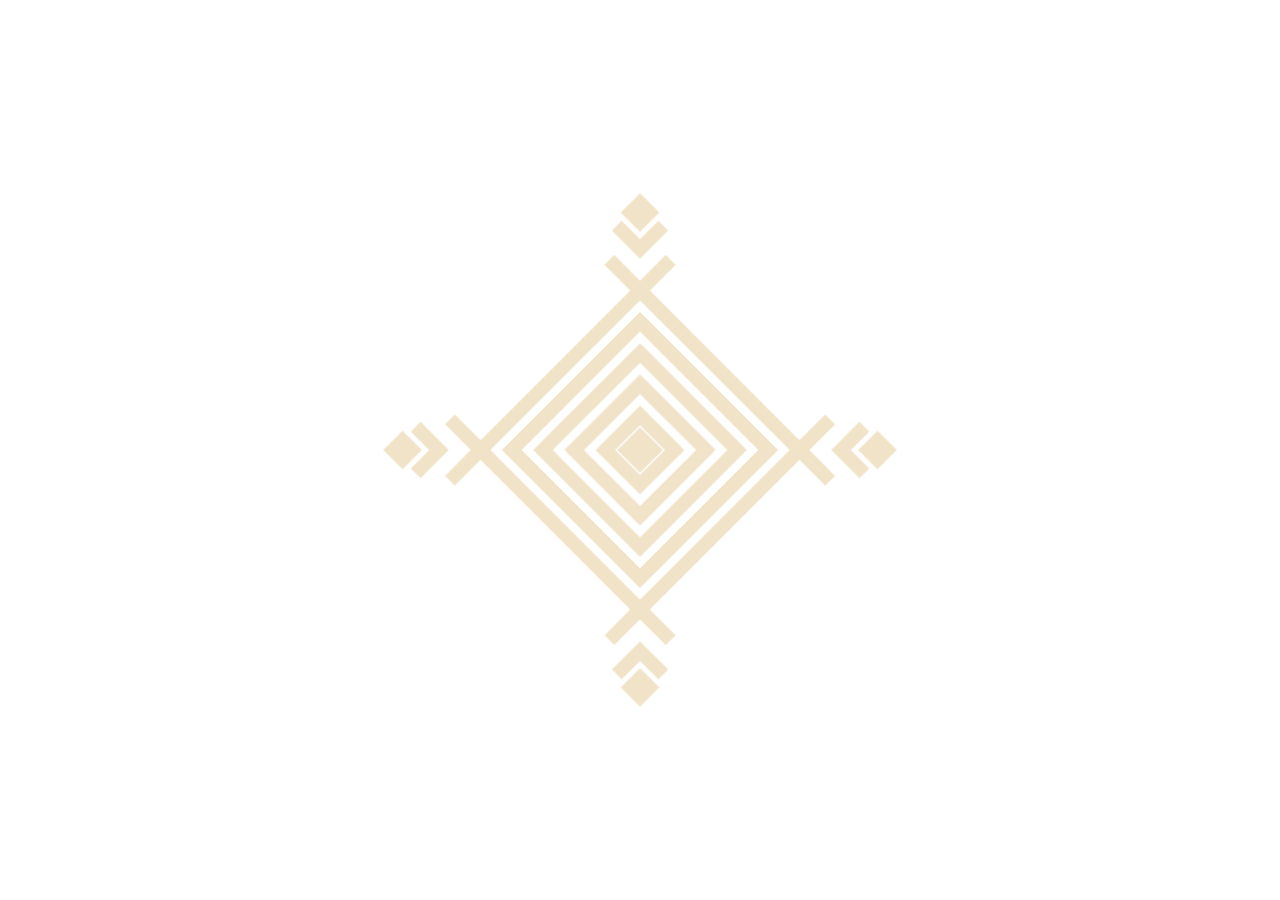
<file: design-source/logo-radiate.html>
<!doctype html>
<html lang="en">
<head>
<meta charset="utf-8">
<meta name="viewport" content="width=device-width, initial-scale=1">
<title>Logo — Radiate</title>
<style>
  :root{ --logo:#f1e3c8; }          /* change this to recolor the mark */
  html,body{ margin:0; height:100%; background:transparent; }
  #stage{
    width:100%; height:100%;
    display:flex; align-items:center; justify-content:center;
    cursor:pointer;                  /* click anywhere to replay */
  }
  #mark{
    width:min(78vmin,520px); height:min(78vmin,520px);
    color:var(--logo); overflow:visible;
  }
</style>
</head>
<body>
  <div id="stage" title="Click to replay">
    <svg id="mark" viewBox="0 0 600 600" fill="none" stroke="currentColor" stroke-width="16"
         stroke-linecap="square" stroke-linejoin="miter">
      <path data-role="ring" data-i="0" d="M300,260 L340,300 L300,340 L260,300 Z"/>
      <path data-role="ring" data-i="1" d="M300,224 L376,300 L300,376 L224,300 Z"/>
      <path data-role="ring" data-i="2" d="M300,188 L412,300 L300,412 L188,300 Z"/>
      <path data-role="ring" data-i="3" d="M300,152 L448,300 L300,448 L152,300 Z"/>
      <path data-role="ring" data-i="4" d="M300,116 L484,300 L300,484 L116,300 Z"/>
      <path data-role="cdot" d="M300,285 L315,300 L300,315 L285,300 Z" fill="currentColor"/>
      <g data-orn data-dir="T">
        <path data-role="spike" d="M300,116 L329.7,86.3"/>
        <path data-role="spike" d="M300,116 L270.3,86.3"/>
        <path data-role="chev" d="M321.2,46.8 L300,68 L278.8,46.8"/>
        <path data-role="odot" d="M300,15 L311,26 L300,37 L289,26 Z" fill="currentColor"/>
      </g>
      <g data-orn data-dir="R">
        <path data-role="spike" d="M484,300 L513.7,329.7"/>
        <path data-role="spike" d="M484,300 L513.7,270.3"/>
        <path data-role="chev" d="M553.2,321.2 L532,300 L553.2,278.8"/>
        <path data-role="odot" d="M574,289 L585,300 L574,311 L563,300 Z" fill="currentColor"/>
      </g>
      <g data-orn data-dir="B">
        <path data-role="spike" d="M300,484 L270.3,513.7"/>
        <path data-role="spike" d="M300,484 L329.7,513.7"/>
        <path data-role="chev" d="M278.8,553.2 L300,532 L321.2,553.2"/>
        <path data-role="odot" d="M300,563 L311,574 L300,585 L289,574 Z" fill="currentColor"/>
      </g>
      <g data-orn data-dir="L">
        <path data-role="spike" d="M116,300 L86.3,270.3"/>
        <path data-role="spike" d="M116,300 L86.3,329.7"/>
        <path data-role="chev" d="M46.8,278.8 L68,300 L46.8,321.2"/>
        <path data-role="odot" d="M26,289 L37,300 L26,311 L15,300 Z" fill="currentColor"/>
      </g>
    </svg>
  </div>

<script>
(function(){
  var SPEED = 1;            // 1 = default. Try 1.4 (slower) or 0.7 (snappier).
  var svg = document.getElementById('mark');
  var axis = { T:[0,-1], R:[1,0], B:[0,1], L:[-1,0] };
  var order = ['T','R','B','L'];
  var anims = [];

  function pop(el, delay, dur){
    el.style.transformBox='fill-box'; el.style.transformOrigin='center';
    return el.animate(
      [{opacity:0,transform:'scale(.3)'},
       {opacity:1,transform:'scale(1.12)',offset:.62},
       {opacity:1,transform:'scale(1)'}],
      {delay:delay*SPEED,duration:dur*SPEED,fill:'both',easing:'cubic-bezier(.18,.7,.3,1)'});
  }
  function ringScale(el, delay, dur){
    el.style.transformBox='view-box'; el.style.transformOrigin='300px 300px';
    return el.animate(
      [{opacity:0,transform:'scale(.5)'},{opacity:1,transform:'scale(1)'}],
      {delay:delay*SPEED,duration:dur*SPEED,fill:'both',easing:'cubic-bezier(.2,.7,.25,1)'});
  }
  function draw(el, delay, dur){
    var len=100; try{ len=el.getTotalLength(); }catch(e){}
    el.style.strokeDasharray=len;
    return el.animate(
      [{strokeDashoffset:len},{strokeDashoffset:0}],
      {delay:delay*SPEED,duration:dur*SPEED,fill:'both',easing:'cubic-bezier(.45,.05,.2,1)'});
  }
  function fadeSlide(el, delay, dur, dx, dy){
    el.style.transformBox='fill-box'; el.style.transformOrigin='center';
    return el.animate(
      [{opacity:0,transform:'translate('+dx+'px,'+dy+'px)'},
       {opacity:1,transform:'translate(0,0)'}],
      {delay:delay*SPEED,duration:dur*SPEED,fill:'both',easing:'cubic-bezier(.18,.7,.3,1)'});
  }

  function play(){
    anims.forEach(function(a){ try{ a.cancel(); }catch(e){} });
    anims = [];
    svg.style.opacity = '1';
    var rings = Array.prototype.slice.call(svg.querySelectorAll('[data-role=ring]'))
                  .sort(function(a,b){ return a.dataset.i - b.dataset.i; });
    anims.push(pop(svg.querySelector('[data-role=cdot]'), 0, 420));
    rings.forEach(function(r,i){ anims.push(ringScale(r, 320+i*130, 560)); });
    order.forEach(function(d,di){
      var g = svg.querySelector('[data-dir='+d+']');
      g.querySelectorAll('[data-role=spike]').forEach(function(sp){ anims.push(draw(sp, 1250+di*70, 300)); });
      anims.push(fadeSlide(g.querySelector('[data-role=chev]'), 1640+di*70, 360, axis[d][0]*12, axis[d][1]*12));
      anims.push(pop(g.querySelector('[data-role=odot]'), 1990+di*70, 360));
    });
  }

  svg.style.opacity = '0';
  document.getElementById('stage').addEventListener('click', play);
  if (document.readyState === 'complete' || document.readyState === 'interactive') {
    requestAnimationFrame(play);
  } else {
    window.addEventListener('DOMContentLoaded', function(){ requestAnimationFrame(play); });
  }
})();
</script>
</body>
</html>
</file>
<file: assets/styles.css>
/* ============================================================
   Limbu Heritage — standalone site styles
   Compiled from the original Claude Design canvas, rebuilt as a
   self-contained static page (no React / runtime dependency).
   ============================================================ */

* { box-sizing: border-box; }

html { scroll-behavior: smooth; }

body {
  margin: 0;
  background: #1c140f;
  color: #ece1cd;
  font-family: 'Hanken Grotesk', system-ui, -apple-system, Segoe UI, Roboto, sans-serif;
  overflow-x: hidden;
  -webkit-font-smoothing: antialiased;
  text-rendering: optimizeLegibility;
}

::selection { background: #b14a30; color: #f3e8d2; }

::-webkit-scrollbar { width: 10px; }
::-webkit-scrollbar-track { background: #120c08; }
::-webkit-scrollbar-thumb { background: #3a2a20; border-radius: 8px; }

/* Limbu (Sirijunga) script — hint language for screen readers / shaping */
.limbu { font-family: 'Noto Sans Limbu', serif; }

/* Editorial drop cap — opens the Origins narrative like an illuminated manuscript */
.dropcap::first-letter {
  float: left;
  font-family: 'Marcellus', serif;
  font-weight: 400;
  font-size: 3.6em;
  line-height: .76;
  margin: 6px 14px 0 0;
  color: #c89a3e;
}

/* Sirijunga script chart — consonants + dependent vowel signs (sec-language) */
.glyph-label {
  font-family: 'Space Mono', monospace;
  font-size: 11px;
  letter-spacing: .16em;
  text-transform: uppercase;
  color: rgba(236, 225, 205, .55);
  margin: 0 0 18px;
}
.glyph-grid { display: flex; flex-wrap: wrap; gap: 12px; }
.glyph-card {
  width: 78px;
  min-height: 100px;
  display: flex;
  flex-direction: column;
  align-items: center;
  justify-content: center;
  gap: 5px;
  padding: 10px 4px;
  border: 1px solid rgba(236, 225, 205, .14);
  border-radius: 12px;
  background: linear-gradient(180deg, rgba(236, 225, 205, .03), transparent);
  transition: transform .3s cubic-bezier(.16, .85, .3, 1), border-color .3s, background .3s;
  cursor: default;
}
.glyph-card:hover {
  transform: translateY(-4px);
  border-color: rgba(200, 154, 62, .5);
  background: linear-gradient(180deg, rgba(200, 154, 62, .09), transparent);
}
.glyph-card .g { font-family: 'Noto Sans Limbu', serif; font-size: 30px; line-height: 1; color: #f1e3c8; }
.glyph-card .r { font-family: 'Space Mono', monospace; font-size: 11px; color: rgba(236, 225, 205, .82); }
.glyph-card .ipa { font-family: 'Space Mono', monospace; font-size: 9.5px; letter-spacing: .01em; color: rgba(200, 154, 62, .72); }
.glyph-card.is-archaic { opacity: .46; }
.glyph-card.is-archaic .r::after { content: ' †'; color: #c89a3e; }
.glyph-note {
  margin: 28px 0 0;
  font-family: 'Space Mono', monospace;
  font-size: 11px;
  line-height: 1.7;
  color: rgba(236, 225, 205, .5);
  max-width: 780px;
}
.glyph-note a { color: rgba(200, 154, 62, .85); text-underline-offset: 2px; }

@media (max-width: 520px) {
  .glyph-grid { gap: 9px; }
  .glyph-card { width: 64px; min-height: 88px; gap: 4px; padding: 8px 2px; }
  .glyph-card .g { font-size: 26px; }
  .glyph-card .ipa { font-size: 9px; }
}

/* Limbuwan kings — the era of ten kings, inside the cream Homeland section */
.lim-sublabel {
  font-family: 'Space Mono', monospace;
  font-size: 11px;
  letter-spacing: .16em;
  text-transform: uppercase;
  color: rgba(36, 24, 17, .55);
  margin: 0 0 20px;
}
.lim-grid {
  display: grid;
  grid-template-columns: repeat(auto-fill, minmax(200px, 1fr));
  gap: 14px;
}
.lim-card {
  display: flex;
  flex-direction: column;
  min-height: 130px;
  padding: 16px 18px;
  border: 1px solid rgba(36, 24, 17, .14);
  border-radius: 13px;
  background: rgba(255, 250, 238, .45);
  transition: transform .3s cubic-bezier(.16, .85, .3, 1), border-color .3s, box-shadow .3s;
}
.lim-card:hover {
  transform: translateY(-4px);
  border-color: rgba(161, 66, 39, .5);
  box-shadow: 0 14px 30px rgba(60, 40, 22, .16);
}
.lim-card .idx { font-family: 'Space Mono', monospace; font-size: 10px; letter-spacing: .2em; text-transform: uppercase; color: rgba(161, 66, 39, .6); margin-bottom: 10px; }
.lim-card .king-name { font-family: 'Marcellus', serif; font-size: 18px; line-height: 1.16; color: #241811; margin-bottom: 6px; }
.lim-card .realm { font-family: 'Space Mono', monospace; font-size: 11px; letter-spacing: .02em; color: #a14227; }
.lim-card .cap { font-family: 'Space Mono', monospace; font-size: 10px; letter-spacing: .08em; text-transform: uppercase; color: rgba(36, 24, 17, .5); margin-top: auto; padding-top: 12px; }

.lim-time { position: relative; border-left: 2px solid rgba(161, 66, 39, .4); margin: 0; padding: 0 0 clamp(20px, 3vw, 28px); list-style: none; }
.lim-time li { position: relative; padding: 0 0 clamp(22px, 3vw, 32px) clamp(24px, 3vw, 36px); }
.lim-time li:last-child { padding-bottom: 0; }
/* Round event dots. Pseudo-elements aren't covered by the global border-box
   rule, so width:12 + 2px border renders a 16px box — left:-9 centres that on
   the 2px rule (left:-7 left it 2px to the right). */
.lim-time li::before {
  content: ''; position: absolute; left: -9px; top: 5px;
  width: 12px; height: 12px; border-radius: 50%;
  background: #e7dcc4; border: 2px solid #a14227;
}
.lim-time li.is-fall::before { background: #a14227; }
.lim-time li.lim-era { padding-top: clamp(18px, 2.6vw, 30px); padding-bottom: clamp(14px, 2vw, 20px); }
.lim-time li.lim-era:first-child { padding-top: 0; }
/* Era headers and the closing cap share a 15px tilted square, centred on the
   rule (left:-8.5 → centre sits on the 2px line). */
.lim-time li.lim-era::before {
  left: -8.5px; top: 3px; width: 15px; height: 15px;
  border-radius: 2px; border: none; background: #a14227; transform: rotate(45deg);
}
/* Close the timeline with a tilted square that mirrors the opening era marker. */
.lim-time::after {
  content: ''; position: absolute; left: -8.5px; bottom: -7.5px;
  width: 15px; height: 15px; border-radius: 2px;
  background: #a14227; transform: rotate(45deg);
}
.lim-time .era { font-family: 'Space Mono', monospace; font-size: 12px; letter-spacing: .18em; text-transform: uppercase; font-weight: 700; color: #a14227; }
.lim-time .yr { font-family: 'Space Mono', monospace; font-size: 11px; letter-spacing: .14em; text-transform: uppercase; color: rgba(161, 66, 39, .85); }
.lim-time .ev { font-family: 'Marcellus', serif; font-size: clamp(18px, 2.1vw, 24px); color: #241811; margin: 3px 0 5px; }
.lim-time .nt { font-size: clamp(14px, 1.5vw, 16px); line-height: 1.65; color: rgba(36, 24, 17, .76); max-width: 640px; text-wrap: pretty; }

@media (max-width: 520px) {
  .lim-grid { grid-template-columns: repeat(auto-fill, minmax(150px, 1fr)); gap: 10px; }
  .lim-card { min-height: 116px; padding: 13px 14px; }
  .lim-card .king-name { font-size: 16px; }
}

/* ---------- keyframes ---------- */
@keyframes floatDust { 0% { transform: translateY(0); opacity: 0; } 12% { opacity: .6; } 60% { opacity: .7; } 100% { transform: translateY(-90px); opacity: 0; } }
@keyframes emberRise { 0% { transform: translate3d(0,0,0) scale(1); opacity: 0; } 12% { opacity: 1; } 65% { opacity: .8; } 100% { transform: translate3d(var(--sx,0), var(--sy,-200px), 0) scale(.3); opacity: 0; } }
@keyframes scriptIn { 0% { opacity: 0; filter: blur(14px); letter-spacing: .4em; transform: translateY(26px); } 100% { opacity: 1; filter: blur(0); letter-spacing: .02em; transform: translateY(0); } }
@keyframes scriptGlow { 0%, 100% { text-shadow: 0 0 26px rgba(232,192,105,.18); } 50% { text-shadow: 0 0 46px rgba(232,192,105,.42); } }

/* ---------- scroll-reveal ----------
   Elements start hidden; assets/main.js sets inline opacity:1 / transform:none
   when they enter the viewport (or the head failsafe / reduced-motion / noscript
   rules reveal them). These classes replace ~50 repeated inline recipes. */
[data-reveal] { will-change: opacity, transform; }
.reveal {
  opacity: 0;
  transform: translateY(26px);
  transition: opacity 1.05s cubic-bezier(.16,.85,.3,1),
              transform 1.05s cubic-bezier(.16,.85,.3,1);
}
.reveal-fade { opacity: 0; transition: opacity 1.05s ease; }

/* ---------- section number badge (the "01 — The homeland" eyebrow) ---------- */
.section-tag { display: flex; align-items: center; gap: 18px; margin-bottom: 40px; }
.section-tag--center { justify-content: center; }
.section-tag__num {
  font-family: 'Space Mono', monospace; font-size: 12px; letter-spacing: .3em; color: #c89a3e;
}
.section-tag__rule { width: 52px; height: 1px; background: rgba(200,154,62,.5); }
.section-tag__label {
  font-family: 'Space Mono', monospace; font-size: 12px; letter-spacing: .3em;
  text-transform: uppercase; color: rgba(236,225,205,.6);
}
.section-tag--cream .section-tag__num { color: #a14227; }
.section-tag--cream .section-tag__rule { background: rgba(161,66,39,.5); }
.section-tag--cream .section-tag__label { color: rgba(36,24,17,.74); }

/* ---------- interactive element focus (keyboard a11y) ---------- */
[data-navdot]:focus-visible,
[data-king]:focus-visible,
[data-district]:focus-visible,
[data-term]:focus-visible,
button:focus-visible,
a:focus-visible {
  outline: 2px solid #e8c069;
  outline-offset: 3px;
  border-radius: 4px;
}

/* On the cream sections the gold ring is nearly invisible — use dark ink there. */
#sec-map :focus-visible,
#sec-dance :focus-visible,
#sec-tongba :focus-visible {
  outline-color: #241811;
}

/* skip link — hidden until focused (keyboard users) */
.skip-link {
  position: fixed;
  top: 8px;
  left: 8px;
  z-index: 300;
  transform: translateY(-160%);
  transition: transform .2s ease;
  background: #120c08;
  color: #f1e3c8;
  border: 1px solid rgba(200,154,62,.6);
  border-radius: 8px;
  padding: 10px 16px;
  font-family: 'Space Mono', monospace;
  font-size: 12px;
  letter-spacing: .12em;
  text-transform: uppercase;
  text-decoration: none;
}
.skip-link:focus { transform: translateY(0); }

/* Chapter-nav labels reveal on hover/focus; the always-on gold tick already
   marks the active chapter. This keeps the (light) active label from
   persistently overlapping section content on narrow-to-mid desktop widths. */
nav[data-chapnav] [data-navdot]:hover [data-navlabel],
nav[data-chapnav] [data-navdot]:focus-visible [data-navlabel] {
  opacity: 1 !important;
  transform: translateX(0) !important;
}
/* On very wide screens the centered content clears the rail, so restore the
   original behaviour: the active chapter's label stays visible. */
@media (min-width: 1600px) {
  nav[data-chapnav] [data-navdot][aria-current="true"] [data-navlabel] {
    opacity: 1 !important;
    transform: translateX(0) !important;
  }
}

/* default (no-image) styling for figure placeholders that look intentional */
.img-slot {
  position: relative;
  margin: 0;
  display: block;
  overflow: hidden;
  background:
    radial-gradient(120% 120% at 30% 20%, rgba(200,154,62,.16), transparent 60%),
    linear-gradient(135deg, #241811 0%, #1c140f 60%, #120c08 100%);
}
.img-slot::after {
  content: "";
  position: absolute;
  inset: 0;
  background-image:
    repeating-linear-gradient(125deg, rgba(236,225,205,.05) 0 2px, transparent 2px 22px);
  opacity: .5;
  pointer-events: none;
}
.img-slot__inner {
  position: absolute;
  inset: 0;
  display: flex;
  flex-direction: column;
  align-items: center;
  justify-content: center;
  gap: 12px;
  text-align: center;
  padding: 22px;
}
.img-slot__glyph {
  font-family: 'Noto Sans Limbu', serif;
  font-size: clamp(34px, 6vw, 60px);
  color: rgba(232,192,105,.65);
  line-height: 1;
}
.img-slot__label {
  font-family: 'Space Mono', monospace;
  font-size: 10px;
  letter-spacing: .22em;
  text-transform: uppercase;
  color: rgba(236,225,205,.5);
  max-width: 24ch;
  line-height: 1.7;
}
/* cream-section placeholders need darker ink */
.img-slot--cream {
  background:
    radial-gradient(120% 120% at 30% 20%, rgba(161,66,39,.14), transparent 60%),
    linear-gradient(135deg, #d8c9a4 0%, #cabb92 60%, #bdac80 100%);
}
.img-slot--cream .img-slot__glyph { color: rgba(138,52,32,.7); }
.img-slot--cream .img-slot__label { color: rgba(36,24,17,.62); }
/* aspect-ratio fallback for engines without `aspect-ratio` (pre-2021): give the
   three ratio'd figures real height via a padding spacer so they don't collapse. */
@supports not (aspect-ratio: 1 / 1) {
  .img-slot[style*="aspect-ratio:4/5"]::before { content: ""; display: block; padding-top: 125%; }
  .img-slot[style*="aspect-ratio:5/4"]::before { content: ""; display: block; padding-top: 80%; }
}

/* When a real image is supplied (data-src wired by JS), it covers the slot */
.img-slot > img {
  position: absolute;
  inset: 0;
  width: 100%;
  height: 100%;
  object-fit: cover;
  display: block;
}

/* ---------- touch polish ---------- */
a, button, [data-navdot], [data-king], [data-term], [data-district], .district-chip {
  -webkit-tap-highlight-color: rgba(200,154,62,.22);
}
/* manipulation suppresses double-tap-zoom; the kings rail is excluded so a
   horizontal swipe still scrolls it. */
[data-term], [data-district], .district-chip {
  touch-action: manipulation;
}
[data-term]:active, [data-district]:active, .district-chip:active,
[data-navdot]:active { opacity: .65; }

/* mobile chapter caption — current section name, top-left (revealed under 720px) */
#chapter-caption {
  display: none;
  position: fixed;
  z-index: 119;
  top: calc(env(safe-area-inset-top, 0px) + 10px);
  left: calc(env(safe-area-inset-left, 0px) + 14px);
  max-width: 62vw;
  padding: 5px 11px;
  border-radius: 20px;
  background: rgba(18,12,8,.74);
  -webkit-backdrop-filter: blur(6px);
          backdrop-filter: blur(6px);
  color: rgba(243,232,210,.92);
  font-family: 'Space Mono', monospace;
  font-size: 10px;
  letter-spacing: .14em;
  text-transform: uppercase;
  white-space: nowrap;
  overflow: hidden;
  text-overflow: ellipsis;
  pointer-events: none;
  opacity: 0;
  transition: opacity .3s ease;
}

/* tappable district selector for phones — the SVG cluster is too small to tap */
.district-chips { display: none; flex-wrap: wrap; gap: 8px; margin-top: 16px; }
.district-chip {
  flex: 1 1 auto;
  min-height: 44px;
  padding: 8px 12px;
  border: 1px solid rgba(36,24,17,.26);
  border-radius: 12px;
  background: rgba(255,252,244,.5);
  color: #2a1c12;
  font-family: 'Space Mono', monospace;
  font-size: 12px;
  letter-spacing: .03em;
  cursor: pointer;
  transition: background .2s ease, color .2s ease, border-color .2s ease;
}
.district-chip.is-active { background: #7a3b2e; color: #f3e8d2; border-color: #7a3b2e; }

/* kings detail card: stack the reign disc above the text on small phones */
@media (max-width: 520px) {
  #king-detail { flex-direction: column; align-items: flex-start; min-height: auto; }
  #king-detail > div:first-child { width: 84px !important; height: 84px !important; }
}

/* ---------- responsive ---------- */

/* Mid-range (721px–1100px): the centered content sits close to the left edge,
   so keep the chapter-nav ticks but drop the expanding labels — otherwise the
   active section's label overlaps the heading/body text. */
@media (max-width: 1100px) {
  nav[data-chapnav] [data-navlabel] { display: none !important; }
}

/* kings rail: allow horizontal scroll on narrow screens so 29 bars never
   overflow / squash into the page (was an overflow bug on mobile). */
@media (max-width: 720px) {
  /* kings rail: wider tap targets, snap to taps, and a right-edge fade so the
     off-screen bars are discoverable as swipeable. */
  [data-kings-rail] {
    overflow-x: auto;
    overflow-y: hidden;
    -webkit-overflow-scrolling: touch;
    padding-bottom: 6px;
    touch-action: pan-x;
    scroll-snap-type: x proximity;
    -webkit-mask-image: linear-gradient(90deg, #000 90%, transparent);
            mask-image: linear-gradient(90deg, #000 90%, transparent);
  }
  [data-king] { min-width: 36px !important; scroll-snap-align: center; }

  /* chapter nav rail eats horizontal space on phones — hide it; the caption
     + district chips take over as the mobile affordances. */
  nav[data-chapnav] { display: none !important; }
  #chapter-caption { display: block; }
  .district-chips { display: flex; }

  /* enlarge the inline glossary tap target without disturbing line flow */
  [data-term] { display: inline-block; padding: 6px 3px; margin: -6px 0; line-height: 1; }
}

/* district detail card: stop overlapping the map, flow beneath it — across the
   whole small-tablet band, not just phones. */
@media (max-width: 900px) {
  #district-detail {
    position: static !important;
    width: auto !important;
    margin-top: 16px;
  }
}

/* tooltip becomes a bottom sheet on touch / small screens */
@media (max-width: 600px) {
  #glossary-tip {
    left: 12px !important;
    right: 12px !important;
    top: auto !important;
    bottom: calc(14px + env(safe-area-inset-bottom, 0px)) !important;
    max-width: none !important;
  }
  /* the .05-opacity blended grain isn't worth its per-scroll-frame cost here */
  [data-grain] { display: none; }
}

/* ---------- reduced motion ---------- */
@media (prefers-reduced-motion: reduce) {
  html { scroll-behavior: auto; }
  *, *::before, *::after {
    animation-duration: .001ms !important;
    animation-iteration-count: 1 !important;
    transition-duration: .001ms !important;
    scroll-behavior: auto !important;
  }
  /* make sure revealed content is simply visible, never stuck */
  [data-reveal] { opacity: 1 !important; transform: none !important; filter: none !important; }
}
</file>
